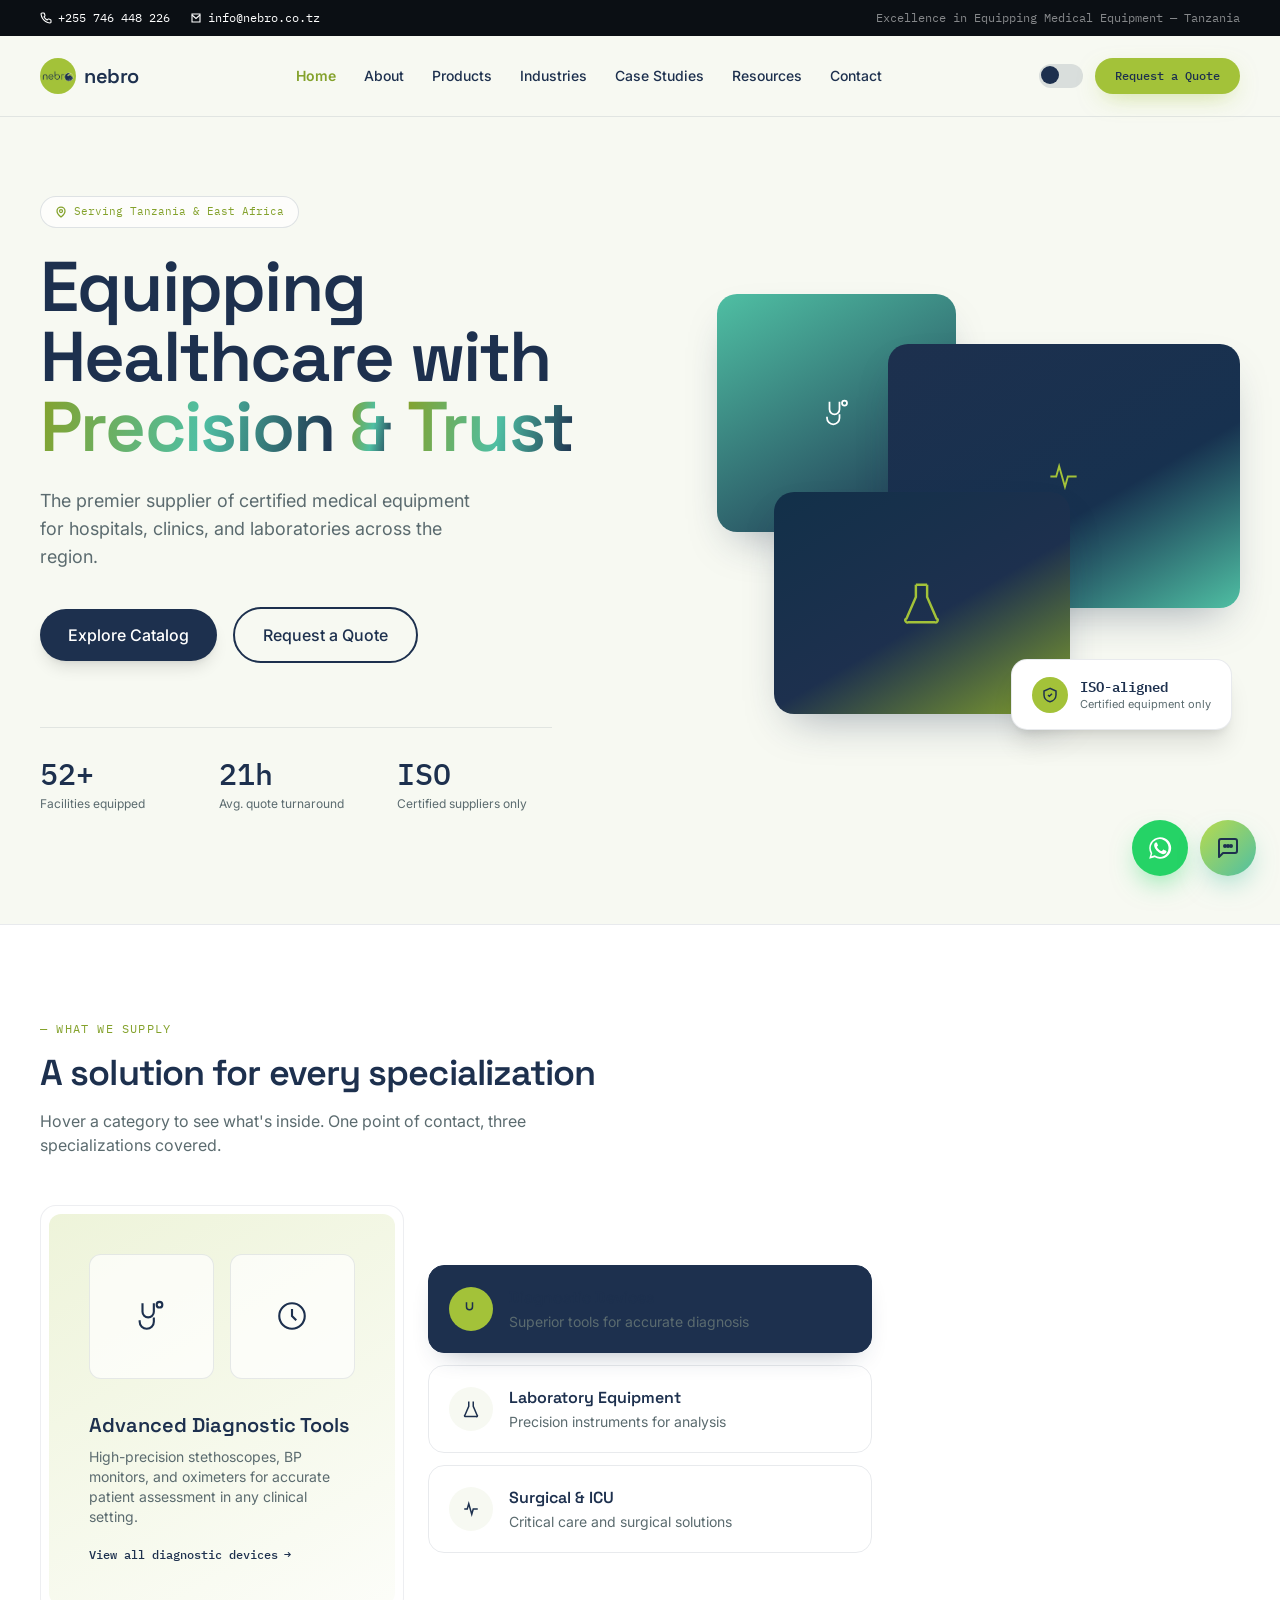
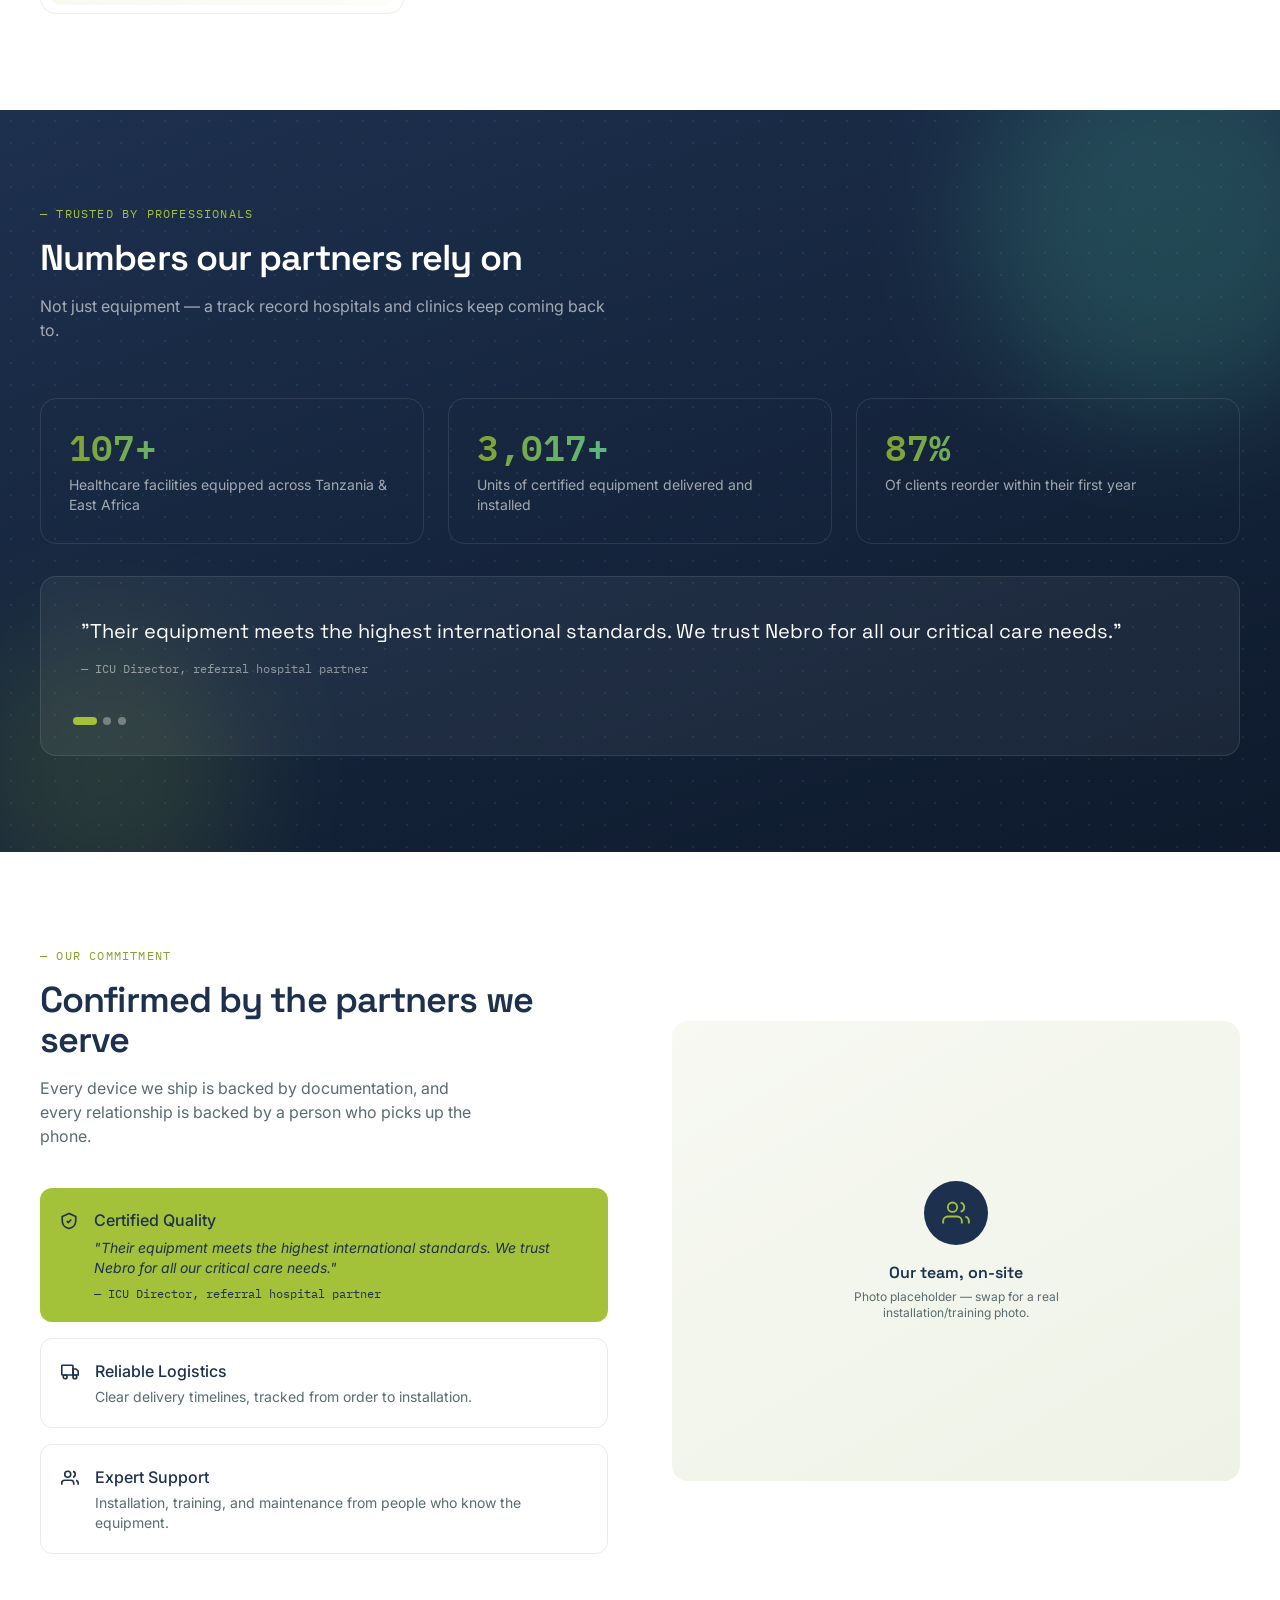
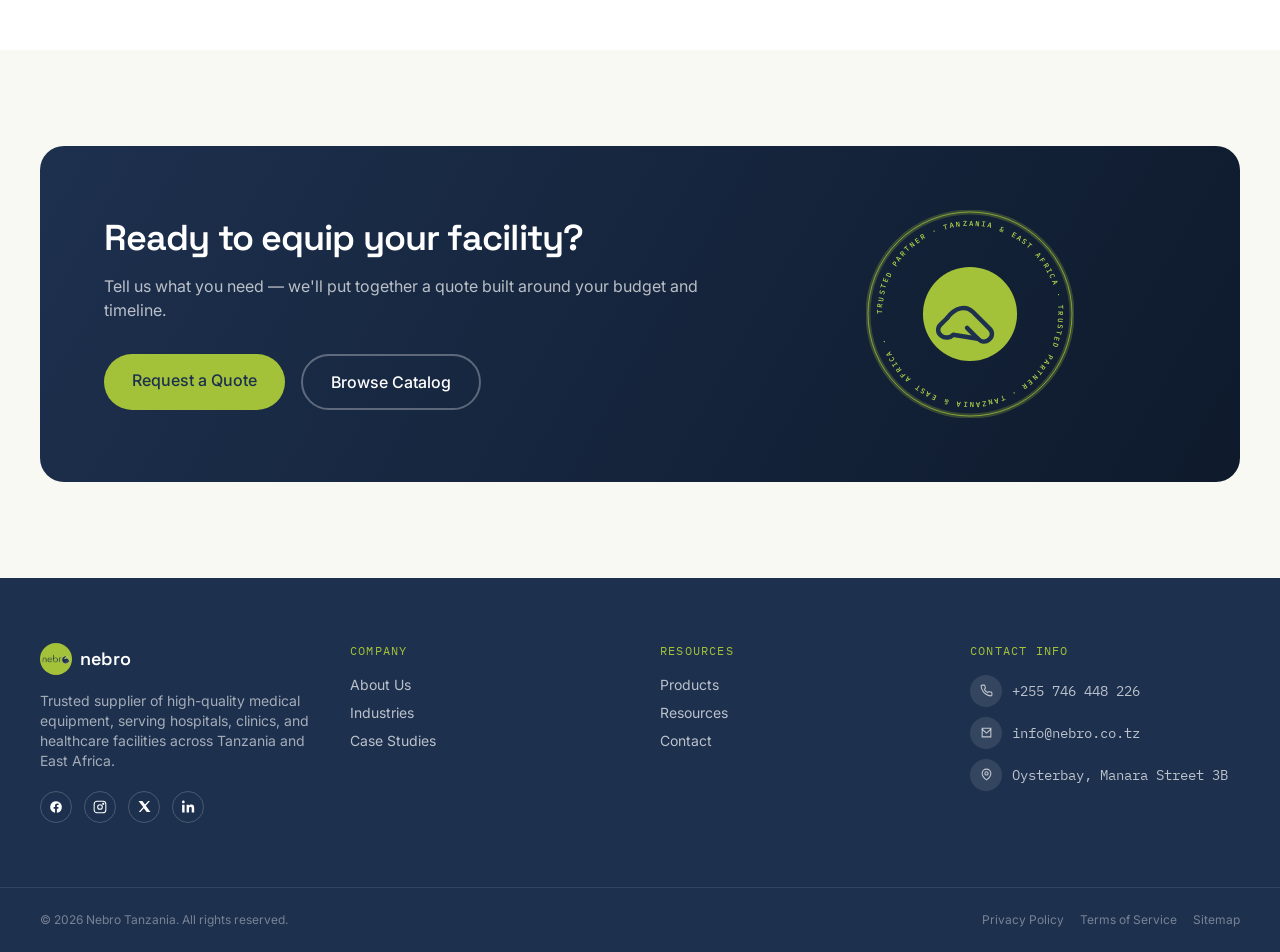
<file: index.html>
<!DOCTYPE html>
<html lang="en">
<head>
<meta charset="UTF-8">
<meta name="viewport" content="width=device-width, initial-scale=1.0">
<title>Nebro | Precision Medical Equipment, Delivered With Trust</title>
<meta name="description" content="Nebro supplies certified diagnostic, laboratory, and surgical equipment to hospitals and clinics across Tanzania and East Africa.">
<link rel="icon" href="logo.png" type="image/png">
<link rel="preconnect" href="https://fonts.googleapis.com">
<link href="https://fonts.googleapis.com/css2?family=Space+Grotesk:wght@400;500;600;700&family=Inter:wght@400;500;600;700&family=IBM+Plex+Mono:wght@400;500&display=swap" rel="stylesheet">
<link rel="stylesheet" href="tailwind.css">
<link rel="stylesheet" href="style.css">
</head>
<body class="antialiased">

<!-- ================= HEADER ================= -->
<header id="site-header" class="fixed top-0 left-0 right-0 z-50">
  <div class="text-white" style="background:var(--ink)">
    <div class="max-w-7xl mx-auto px-6 lg:px-10 h-9 flex items-center justify-between text-xs font-mono">
      <div class="flex items-center gap-4 sm:gap-5">
        <a href="tel:+255621132663" class="flex items-center gap-1.5 hover:text-[var(--lime-bright)] transition">
          <svg width="12" height="12" viewBox="0 0 24 24" fill="none" stroke="currentColor" stroke-width="2.2"><path d="M22 16.92v3a2 2 0 0 1-2.18 2 19.79 19.79 0 0 1-8.63-3.07 19.5 19.5 0 0 1-6-6 19.79 19.79 0 0 1-3.07-8.67A2 2 0 0 1 4.11 2h3a2 2 0 0 1 2 1.72c.127.96.362 1.903.7 2.81a2 2 0 0 1-.45 2.11L8.09 9.91a16 16 0 0 0 6 6l1.27-1.27a2 2 0 0 1 2.11-.45c.907.338 1.85.573 2.81.7A2 2 0 0 1 22 16.92Z"/></svg>
          <span>+255 746 448 226</span>
        </a>
        <a href="mailto:info@nebro.co.tz" class="hidden sm:flex items-center gap-1.5 hover:text-[var(--lime-bright)] transition">
          <svg width="12" height="12" viewBox="0 0 24 24" fill="none" stroke="currentColor" stroke-width="2.2"><path d="M4 4h16v16H4V4Z"/><path d="m4 6 8 7 8-7"/></svg>
          <span>info@nebro.co.tz</span>
        </a>
      </div>
      <span class="hidden md:inline text-white/50">Excellence in Equipping Medical Equipment — Tanzania</span>
    </div>
  </div>
  <div class="bg-[#F7F9F2]/95 backdrop-blur border-b hairline">
    <div class="max-w-7xl mx-auto px-6 lg:px-10 h-20 flex items-center justify-between">
      <a href="index.html" class="flex items-center gap-2 shrink-0">
        <img src="logo.png" alt="Nebro" class="h-9 w-9 rounded-full object-cover" />
        <span class="font-display font-semibold text-xl tracking-tight" style="color:var(--navy)">nebro</span>
      </a>
      <nav class="hidden lg:flex items-center gap-7 font-medium text-sm" style="color:var(--navy)">
      <a href="index.html" class="nav-active hover:opacity-70 transition">Home</a>
      <a href="about.html" class="hover:opacity-70 transition">About</a>
      <a href="products.html" class="hover:opacity-70 transition">Products</a>
      <a href="industries.html" class="hover:opacity-70 transition">Industries</a>
      <a href="case-studies.html" class="hover:opacity-70 transition">Case Studies</a>
      <a href="resources.html" class="hover:opacity-70 transition">Resources</a>
      <a href="contact.html" class="hover:opacity-70 transition">Contact</a>
      </nav>
      <div class="flex items-center gap-3">
        <button id="theme-toggle" aria-label="Toggle dark mode" title="Toggle theme"></button>
        <a href="contact.html" class="hidden sm:inline-flex font-mono text-xs font-medium px-5 py-2.5 rounded-full text-[var(--navy)] transition hover:brightness-95 btn-glow" style="background:var(--lime)">
          Request a Quote
        </a>
        <button id="mobile-menu-toggle" aria-expanded="false" aria-controls="mobile-nav" class="lg:hidden w-10 h-10 flex items-center justify-center rounded-full border hairline" aria-label="Toggle menu">
          <svg id="icon-open" width="20" height="20" viewBox="0 0 24 24" fill="none" stroke="var(--navy)" stroke-width="2" stroke-linecap="round"><path d="M4 6h16M4 12h16M4 18h16"/></svg>
          <svg id="icon-close" width="20" height="20" viewBox="0 0 24 24" fill="none" stroke="var(--navy)" stroke-width="2" stroke-linecap="round" class="hidden"><path d="M6 6l12 12M18 6L6 18"/></svg>
        </button>
      </div>
    </div>
    <nav id="mobile-nav" class="hidden lg:hidden flex-col gap-1 px-6 pb-5 font-medium text-sm border-t hairline" style="color:var(--navy)">
    <a href="index.html" class="py-3">Home</a>
    <a href="about.html" class="py-3">About</a>
    <a href="products.html" class="py-3">Products</a>
    <a href="industries.html" class="py-3">Industries</a>
    <a href="case-studies.html" class="py-3">Case Studies</a>
    <a href="resources.html" class="py-3">Resources</a>
    <a href="contact.html" class="py-3">Contact</a>
      <a href="contact.html" class="mt-2 text-center font-mono text-xs px-5 py-3 rounded-full" style="background:var(--lime); color:var(--navy)">Request a Quote</a>
    </nav>
  </div>
</header>

<main class="pt-[7.25rem]">

  <!-- ================= HERO ================= -->
  <section class="relative overflow-hidden">
    <div class="max-w-7xl mx-auto px-6 lg:px-10 pt-16 md:pt-20 pb-24 md:pb-28 grid lg:grid-cols-[1fr_1fr] gap-14 lg:gap-16 items-center">
      <div class="reveal">
        <span class="pill" style="color:var(--lime-deep)">
          <svg width="12" height="12" viewBox="0 0 24 24" fill="none" stroke="currentColor" stroke-width="2.5"><path d="M20 10c0 6-8 12-8 12s-8-6-8-12a8 8 0 0 1 16 0Z"/><circle cx="12" cy="10" r="3"/></svg>
          <span id="hero-eyebrow-text">Serving Tanzania &amp; East Africa</span>
        </span>
        <h1 id="hero-heading" class="animate-words font-display font-semibold leading-[1.05] text-4xl sm:text-5xl md:text-6xl xl:text-[4.4rem] tracking-tight mt-6" style="color:var(--navy)">
          <span class="word" style="transition-delay:0ms">Equipping</span> <span class="word" style="transition-delay:70ms">Healthcare</span> <span class="word" style="transition-delay:140ms">with</span>
          <span class="word text-gradient" style="transition-delay:210ms">Precision</span> <span class="word text-gradient" style="transition-delay:280ms">&amp;</span> <span class="word text-gradient" style="transition-delay:350ms">Trust</span>
        </h1>
        <p id="hero-subtext" class="mt-6 text-lg max-w-md" style="color:var(--grey)">
          The premier supplier of certified medical equipment for hospitals, clinics, and laboratories across the region.
        </p>
        <div class="mt-9 flex flex-wrap items-center gap-4">
          <a href="products.html" class="font-medium px-7 py-3.5 rounded-full text-white transition hover:brightness-110 shadow-lg shadow-[var(--navy)]/20" style="background:var(--navy)">
            Explore Catalog
          </a>
          <a href="contact.html" class="font-medium px-7 py-3.5 rounded-full border-2 transition hover:bg-[var(--navy)] hover:text-white" style="border-color:var(--navy)">
            Request a Quote
          </a>
        </div>

        <div class="mt-14 md:mt-16 grid grid-cols-3 gap-4 sm:gap-6 max-w-lg border-t hairline pt-7">
          <div>
            <p class="font-mono text-2xl sm:text-3xl font-medium" style="color:var(--navy)"><span data-count-to="120" data-count-suffix="+">0+</span></p>
            <p class="text-xs mt-1" style="color:var(--grey)">Facilities equipped</p>
          </div>
          <div>
            <p class="font-mono text-2xl sm:text-3xl font-medium" style="color:var(--navy)"><span data-count-to="48" data-count-suffix="h">0h</span></p>
            <p class="text-xs mt-1" style="color:var(--grey)">Avg. quote turnaround</p>
          </div>
          <div>
            <p class="font-mono text-2xl sm:text-3xl font-medium" style="color:var(--navy)">ISO</p>
            <p class="text-xs mt-1" style="color:var(--grey)">Certified suppliers only</p>
          </div>
        </div>
      </div>

      <!-- Overlapping animated photo composition -->
      <div class="reveal" style="transition-delay:.15s">
        <div class="hero-photo-stack relative w-full" style="height:420px">
          <div class="stack-item d1 absolute top-0 left-[8%] w-[42%] aspect-square" style="background:linear-gradient(150deg,var(--mint),var(--navy))">
            <div class="w-full h-full flex items-center justify-center">
              <svg width="30" height="30" viewBox="0 0 24 24" fill="none" stroke="#fff" stroke-width="1.4"><path d="M6 3v6a4 4 0 0 0 4 4h0a4 4 0 0 0 4-4V3M14 13v3a5 5 0 0 1-10 0v-1M18 6a2 2 0 1 0 0-4 2 2 0 0 0 0 4Z"/></svg>
            </div>
          </div>
          <div class="stack-item d2 absolute top-[12%] right-0 w-[62%] aspect-[4/3]" style="background:linear-gradient(150deg,var(--navy),#17314f 60%,var(--mint))">
            <div class="w-full h-full flex items-center justify-center">
              <svg width="35" height="35" viewBox="0 0 24 24" fill="none" stroke="var(--lime)" stroke-width="1.3"><path d="M3 12h4l2-7 4 14 2-7h6"/></svg>
            </div>
          </div>
          <div class="stack-item d3 absolute bottom-0 left-[18%] w-[52%] aspect-[4/3]" style="background:linear-gradient(150deg,#123049,var(--navy) 55%,var(--lime-deep))">
            <div class="w-full h-full flex items-center justify-center">
              <svg width="45" height="45" viewBox="0 0 24 24" fill="none" stroke="var(--lime)" stroke-width="1.3"><path d="M9 2v6.5L4 20a1 1 0 0 0 1 2h14a1 1 0 0 0 1-2l-5-11.5V2M9 2h6"/></svg>
            </div>
          </div>
          <div class="hidden sm:flex absolute -bottom-4 right-2 rounded-2xl px-5 py-4 bg-white shadow-xl border hairline items-center gap-3 z-10">
            <span class="w-9 h-9 rounded-full flex items-center justify-center" style="background:var(--lime)">
              <svg width="16" height="16" viewBox="0 0 24 24" fill="none" stroke="var(--navy)" stroke-width="2.2"><path d="M12 2 3 6v6c0 5 4 9 9 10 5-1 9-5 9-10V6l-9-4Z"/><path d="m9 12 2 2 4-4"/></svg>
            </span>
            <div>
              <p class="font-mono text-sm font-semibold" style="color:var(--navy)">ISO-aligned</p>
              <p class="text-[11px]" style="color:var(--grey)">Certified equipment only</p>
            </div>
          </div>
        </div>
      </div>
    </div>
  </section>

  <!-- ================= SPECIALIZATIONS SWITCHER ================= -->
  <section id="specializations" class="py-20 md:py-24 border-t hairline" style="background:#FFFFFF">
    <div class="max-w-7xl mx-auto px-6 lg:px-10">
      <div class="max-w-xl reveal">
        <p class="font-mono text-xs tracking-widest uppercase mb-4" style="color:var(--lime-deep)">— What we supply</p>
        <h2 class="font-display font-semibold text-3xl md:text-4xl tracking-tight">A solution for every specialization</h2>
        <p class="mt-4" style="color:var(--grey)">Hover a category to see what's inside. One point of contact, three specializations covered.</p>
      </div>

      <div class="mt-12 grid lg:grid-cols-[0.9fr_1.1fr_0.85fr] gap-6 reveal items-center" data-switcher style="transition-delay:.05s">

        
        <!-- Preview panel -->
        <div class="admin-card rounded-2xl p-2 order-2">
          <div data-switch-panel="diagnostic" class="is-active rounded-xl h-full min-h-[320px] p-8 md:p-10 flex flex-col justify-end" style="background:linear-gradient(150deg,#A3C23930,#A3C23908)">
            <div class="grid grid-cols-2 gap-4 mb-8">
              <div class="aspect-square rounded-xl bg-white/70 flex items-center justify-center border hairline">
                <svg width="34" height="34" viewBox="0 0 24 24" fill="none" stroke="var(--navy)" stroke-width="1.5"><path d="M6 3v6a4 4 0 0 0 4 4h0a4 4 0 0 0 4-4V3M14 13v3a5 5 0 0 1-10 0v-1M18 6a2 2 0 1 0 0-4 2 2 0 0 0 0 4Z"/></svg>
              </div>
              <div class="aspect-square rounded-xl bg-white/70 flex items-center justify-center border hairline">
                <svg width="34" height="34" viewBox="0 0 24 24" fill="none" stroke="var(--navy)" stroke-width="1.5"><path d="M12 21a9 9 0 1 0 0-18 9 9 0 0 0 0 18Z"/><path d="M12 7v5l3 3"/></svg>
              </div>
            </div>
            <h3 class="font-display font-semibold text-xl">Advanced Diagnostic Tools</h3>
            <p class="text-sm mt-2 max-w-sm" style="color:var(--grey)">High-precision stethoscopes, BP monitors, and oximeters for accurate patient assessment in any clinical setting.</p>
            <a href="products.html" class="inline-flex items-center gap-1.5 mt-5 font-mono text-xs font-medium" style="color:var(--navy)">View all diagnostic devices <span aria-hidden="true">→</span></a>
          </div>

          <div data-switch-panel="laboratory" class="rounded-xl h-full min-h-[320px] p-8 md:p-10 flex flex-col justify-end" style="background:linear-gradient(150deg,#1D304E22,#1D304E08)">
            <div class="grid grid-cols-2 gap-4 mb-8">
              <div class="aspect-square rounded-xl bg-white/70 flex items-center justify-center border hairline">
                <svg width="34" height="34" viewBox="0 0 24 24" fill="none" stroke="var(--navy)" stroke-width="1.5"><path d="M9 2v6.5L4 20a1 1 0 0 0 1 2h14a1 1 0 0 0 1-2l-5-11.5V2M9 2h6"/></svg>
              </div>
              <div class="aspect-square rounded-xl bg-white/70 flex items-center justify-center border hairline">
                <svg width="34" height="34" viewBox="0 0 24 24" fill="none" stroke="var(--navy)" stroke-width="1.5"><path d="M4 4h16M6 4v13a3 3 0 0 0 3 3h6a3 3 0 0 0 3-3V4M10 9v6M14 9v6"/></svg>
              </div>
            </div>
            <h3 class="font-display font-semibold text-xl">Modern Laboratory Analyzers</h3>
            <p class="text-sm mt-2 max-w-sm" style="color:var(--grey)">Hematology, biochemistry, and sample-prep instruments built for consistent, repeatable results.</p>
            <a href="products.html" class="inline-flex items-center gap-1.5 mt-5 font-mono text-xs font-medium" style="color:var(--navy)">View all laboratory equipment <span aria-hidden="true">→</span></a>
          </div>

          <div data-switch-panel="surgical" class="rounded-xl h-full min-h-[320px] p-8 md:p-10 flex flex-col justify-end" style="background:linear-gradient(150deg,#A3C23922,#1D304E11)">
            <div class="grid grid-cols-2 gap-4 mb-8">
              <div class="aspect-square rounded-xl bg-white/70 flex items-center justify-center border hairline">
                <svg width="34" height="34" viewBox="0 0 24 24" fill="none" stroke="var(--navy)" stroke-width="1.5"><path d="M3 12h4l2-7 4 14 2-7h6"/></svg>
              </div>
              <div class="aspect-square rounded-xl bg-white/70 flex items-center justify-center border hairline">
                <svg width="34" height="34" viewBox="0 0 24 24" fill="none" stroke="var(--navy)" stroke-width="1.5"><path d="M12 2v4M12 18v4M4.93 4.93l2.83 2.83M16.24 16.24l2.83 2.83M2 12h4M18 12h4M4.93 19.07l2.83-2.83M16.24 7.76l2.83-2.83"/></svg>
              </div>
            </div>
            <h3 class="font-display font-semibold text-xl">Life-Support &amp; ICU Systems</h3>
            <p class="text-sm mt-2 max-w-sm" style="color:var(--grey)">Ventilators, patient monitors, and critical-care systems built for round-the-clock reliability.</p>
            <a href="products.html" class="inline-flex items-center gap-1.5 mt-5 font-mono text-xs font-medium" style="color:var(--navy)">View all surgical &amp; ICU <span aria-hidden="true">→</span></a>
          </div>
        </div>

        <!-- Trigger list -->
        <div class="order-1 lg:order-3 flex flex-col gap-3">
          <button type="button" data-switch-trigger="diagnostic" class="is-active text-left rounded-2xl border hairline p-5 flex items-center gap-4">
            <span class="switch-icon w-11 h-11 rounded-full flex items-center justify-center shrink-0">
              <svg width="18" height="18" viewBox="0 0 24 24" fill="none" stroke="var(--navy)" stroke-width="2"><path d="M6 3v6a4 4 0 0 0 4 4h0a4 4 0 0 0 4-4V3"/></svg>
            </span>
            <span>
              <span class="switch-title font-display font-semibold block" style="color:var(--navy)">Diagnostic Devices</span>
              <span class="switch-sub text-sm block mt-0.5" style="color:var(--grey)">Superior tools for accurate diagnosis</span>
            </span>
          </button>
          <button type="button" data-switch-trigger="laboratory" class="text-left rounded-2xl border hairline p-5 flex items-center gap-4">
            <span class="switch-icon w-11 h-11 rounded-full flex items-center justify-center shrink-0">
              <svg width="18" height="18" viewBox="0 0 24 24" fill="none" stroke="var(--navy)" stroke-width="2"><path d="M9 2v6.5L4 20a1 1 0 0 0 1 2h14a1 1 0 0 0 1-2l-5-11.5V2"/></svg>
            </span>
            <span>
              <span class="switch-title font-display font-semibold block" style="color:var(--navy)">Laboratory Equipment</span>
              <span class="switch-sub text-sm block mt-0.5" style="color:var(--grey)">Precision instruments for analysis</span>
            </span>
          </button>
          <button type="button" data-switch-trigger="surgical" class="text-left rounded-2xl border hairline p-5 flex items-center gap-4">
            <span class="switch-icon w-11 h-11 rounded-full flex items-center justify-center shrink-0">
              <svg width="18" height="18" viewBox="0 0 24 24" fill="none" stroke="var(--navy)" stroke-width="2"><path d="M3 12h4l2-7 4 14 2-7h6"/></svg>
            </span>
            <span>
              <span class="switch-title font-display font-semibold block" style="color:var(--navy)">Surgical &amp; ICU</span>
              <span class="switch-sub text-sm block mt-0.5" style="color:var(--grey)">Critical care and surgical solutions</span>
            </span>
          </button>
        </div>
      </div>
    </div>
  </section>

  <!-- ================= TRUSTED BY PROFESSIONALS (stats + testimonial carousel) ================= -->
  <section class="py-20 md:py-24 relative overflow-hidden" style="background:linear-gradient(160deg,var(--navy),var(--navy-darker)); background-image:radial-gradient(rgba(255,255,255,0.06) 1px, transparent 1px), linear-gradient(160deg,var(--navy),var(--navy-darker)); background-size:22px 22px, 100% 100%;">
    <div class="blob w-96 h-96 -top-20 -right-20" style="background:var(--mint); opacity:.22"></div>
    <div class="blob w-72 h-72 -bottom-16 -left-10" style="background:var(--lime); opacity:.14"></div>
    <div class="max-w-7xl mx-auto px-6 lg:px-10 relative z-10">
      <div class="max-w-xl reveal">
        <p class="font-mono text-xs tracking-widest uppercase mb-4" style="color:var(--lime)">— Trusted by professionals</p>
        <h2 class="font-display font-semibold text-3xl md:text-4xl tracking-tight text-white">Numbers our partners rely on</h2>
        <p class="mt-4 text-white/60">Not just equipment — a track record hospitals and clinics keep coming back to.</p>
      </div>

      <div class="mt-14 grid md:grid-cols-3 gap-6 reveal" style="transition-delay:.05s">
        <div class="rounded-2xl border border-white/10 p-7">
          <p class="font-mono text-4xl font-semibold text-gradient"><span data-count-to="120" data-count-suffix="+">0+</span></p>
          <p class="text-sm mt-2 text-white/60">Healthcare facilities equipped across Tanzania &amp; East Africa</p>
        </div>
        <div class="rounded-2xl border border-white/10 p-7">
          <p class="font-mono text-4xl font-semibold text-gradient"><span data-count-to="3400" data-count-suffix="+">0+</span></p>
          <p class="text-sm mt-2 text-white/60">Units of certified equipment delivered and installed</p>
        </div>
        <div class="rounded-2xl border border-white/10 p-7">
          <p class="font-mono text-4xl font-semibold text-gradient"><span data-count-to="98" data-count-suffix="%">0%</span></p>
          <p class="text-sm mt-2 text-white/60">Of clients reorder within their first year</p>
        </div>
      </div>

      <div class="mt-8 rounded-2xl bg-white/5 border border-white/10 slideshow reveal" data-slideshow style="transition-delay:.1s; min-height:180px">
        <div class="slide is-active p-8 md:p-10">
          <p class="font-display text-lg md:text-xl text-white leading-relaxed">"Their equipment meets the highest international standards. We trust Nebro for all our critical care needs."</p>
          <p class="font-mono text-xs mt-4 text-white/50">— ICU Director, referral hospital partner</p>
        </div>
        <div class="slide p-8 md:p-10">
          <p class="font-display text-lg md:text-xl text-white leading-relaxed">"Delivery timelines were exactly as promised — no surprises, no chasing anyone for updates."</p>
          <p class="font-mono text-xs mt-4 text-white/50">— Procurement Lead, regional clinic network</p>
        </div>
        <div class="slide p-8 md:p-10">
          <p class="font-display text-lg md:text-xl text-white leading-relaxed">"Support didn't stop at delivery — their team trained our staff on-site and it made all the difference."</p>
          <p class="font-mono text-xs mt-4 text-white/50">— Lab Manager, diagnostic center</p>
        </div>
        <div class="px-8 pb-6 flex slide-dots"></div>
      </div>
    </div>
  </section>

  <!-- ================= TRUST / COMMITMENT ================= -->
  <section id="trust" class="py-20 md:py-24" style="background:#FFFFFF">
    <div class="max-w-7xl mx-auto px-6 lg:px-10 grid lg:grid-cols-2 gap-14 lg:gap-16 items-center">
      <div class="reveal">
        <p class="font-mono text-xs tracking-widest uppercase mb-4" style="color:var(--lime-deep)">— Our commitment</p>
        <h2 class="font-display font-semibold text-3xl md:text-4xl tracking-tight" style="color:var(--navy)">Confirmed by the partners we serve</h2>
        <p class="mt-4 max-w-md" style="color:var(--grey)">Every device we ship is backed by documentation, and every relationship is backed by a person who picks up the phone.</p>

        <div class="mt-10 space-y-4">
          <div class="flex items-start gap-4 p-5 rounded-xl" style="background:var(--lime)">
            <svg width="18" height="18" viewBox="0 0 24 24" fill="none" stroke="var(--navy)" stroke-width="2.2" class="mt-1 shrink-0"><path d="M12 2 3 6v6c0 5 4 9 9 10 5-1 9-5 9-10V6l-9-4Z"/><path d="m9 12 2 2 4-4"/></svg>
            <div>
              <p class="font-medium" style="color:var(--navy)">Certified Quality</p>
              <p class="text-sm mt-1.5 italic" style="color:var(--navy)">"Their equipment meets the highest international standards. We trust Nebro for all our critical care needs."</p>
              <p class="text-xs mt-2 font-mono" style="color:var(--navy)">— ICU Director, referral hospital partner</p>
            </div>
          </div>
          <div class="flex items-start gap-4 p-5 rounded-xl border hairline">
            <svg width="18" height="18" viewBox="0 0 24 24" fill="none" stroke="var(--navy)" stroke-width="2.2" class="mt-1 shrink-0"><rect x="1" y="3" width="15" height="13" rx="1"/><path d="M16 8h4l3 3v5h-7V8Z"/><circle cx="5.5" cy="18.5" r="2.5"/><circle cx="18.5" cy="18.5" r="2.5"/></svg>
            <div>
              <p class="font-medium" style="color:var(--navy)">Reliable Logistics</p>
              <p class="text-sm mt-1" style="color:var(--grey)">Clear delivery timelines, tracked from order to installation.</p>
            </div>
          </div>
          <div class="flex items-start gap-4 p-5 rounded-xl border hairline">
            <svg width="18" height="18" viewBox="0 0 24 24" fill="none" stroke="var(--navy)" stroke-width="2.2" class="mt-1 shrink-0"><path d="M17 21v-2a4 4 0 0 0-4-4H5a4 4 0 0 0-4 4v2M9 11a4 4 0 1 0 0-8 4 4 0 0 0 0 8ZM23 21v-2a4 4 0 0 0-3-3.87M16 3.13a4 4 0 0 1 0 7.75"/></svg>
            <div>
              <p class="font-medium" style="color:var(--navy)">Expert Support</p>
              <p class="text-sm mt-1" style="color:var(--grey)">Installation, training, and maintenance from people who know the equipment.</p>
            </div>
          </div>
        </div>
      </div>

      <!-- Photo placeholder -->
      <div class="reveal rounded-2xl overflow-hidden aspect-[4/5] lg:aspect-auto lg:h-[460px] flex items-center justify-center relative" style="transition-delay:.1s; background:linear-gradient(150deg,var(--paper),#eef2e6)">
        <div class="text-center px-8">
          <div class="w-16 h-16 rounded-full mx-auto flex items-center justify-center" style="background:var(--navy)">
            <svg width="28" height="28" viewBox="0 0 24 24" fill="none" stroke="var(--lime)" stroke-width="1.6"><path d="M17 21v-2a4 4 0 0 0-4-4H5a4 4 0 0 0-4 4v2M9 11a4 4 0 1 0 0-8 4 4 0 0 0 0 8ZM23 21v-2a4 4 0 0 0-3-3.87M16 3.13a4 4 0 0 1 0 7.75"/></svg>
          </div>
          <p class="font-display font-semibold mt-4" style="color:var(--navy)">Our team, on-site</p>
          <p class="text-xs mt-1 max-w-[220px] mx-auto" style="color:var(--grey)">Photo placeholder — swap for a real installation/training photo.</p>
        </div>
      </div>
    </div>
  </section>

  <!-- ================= CTA BANNER ================= -->
  <section class="px-6 lg:px-10 py-20 md:py-24">
    <div class="max-w-7xl mx-auto rounded-3xl p-10 sm:p-12 md:p-16 reveal relative overflow-hidden grid lg:grid-cols-[1.2fr_0.8fr] gap-10 items-center" style="background:linear-gradient(120deg,var(--navy),#0E1A2C)">
      <div class="relative z-10">
        <h2 class="font-display font-semibold text-3xl md:text-4xl text-white tracking-tight">Ready to equip your facility?</h2>
        <p class="mt-4 text-white/70">Tell us what you need — we'll put together a quote built around your budget and timeline.</p>
        <div class="mt-8 flex flex-wrap gap-4">
          <a href="contact.html" class="font-medium px-7 py-3.5 rounded-full transition hover:brightness-95" style="background:var(--lime); color:var(--navy)">Request a Quote</a>
          <a href="products.html" class="font-medium px-7 py-3.5 rounded-full border-2 border-white/30 text-white transition hover:bg-white/10">Browse Catalog</a>
        </div>
      </div>
      <div class="hidden lg:flex justify-center relative z-10">
        <div class="seal w-52 h-52">
          <svg viewBox="0 0 420 420">
            <circle cx="210" cy="210" r="206" fill="none" stroke="#A3C23940" stroke-width="10"/>
            <circle cx="210" cy="210" r="206" fill="none" stroke="var(--lime)" stroke-width="1.5"/>
            <g class="ring-text">
              <defs>
                <path id="ctaCirclePath" d="M 210,210 m -178,0 a 178,178 0 1,1 356,0 a 178,178 0 1,1 -356,0"/>
              </defs>
              <text font-family="IBM Plex Mono" font-size="14.5" font-weight="500" letter-spacing="4.5" fill="var(--lime-bright)">
                <textPath href="#ctaCirclePath">TRUSTED PARTNER · TANZANIA &amp; EAST AFRICA · TRUSTED PARTNER · TANZANIA &amp; EAST AFRICA ·</textPath>
              </text>
            </g>
            <g transform="translate(210,210)">
              <circle r="95" fill="var(--lime)"/>
              <path d="M -46 8 C -30 -14, -8 -18, 6 -4 L 40 30 C 46 36, 46 46, 38 52 C 31 58, 22 56, 16 50 L -6 28"
                    fill="none" stroke="var(--navy)" stroke-width="9" stroke-linecap="round" stroke-linejoin="round"/>
              <path d="M -46 8 L -60 22 C -66 28, -66 38, -58 44 C -50 50, -40 48, -34 42 L 16 50"
                    fill="none" stroke="var(--navy)" stroke-width="9" stroke-linecap="round" stroke-linejoin="round"/>
            </g>
          </svg>
        </div>
      </div>
    </div>
  </section>

</main>

<!-- ================= FOOTER ================= -->
<footer class="border-t hairline" style="background:var(--navy)">
  <div class="max-w-7xl mx-auto px-6 lg:px-10 py-16 grid sm:grid-cols-2 md:grid-cols-4 gap-10">
    <div class="sm:col-span-2 md:col-span-1">
      <div class="flex items-center gap-2 mb-4">
        <img src="logo.png" alt="Nebro" class="h-8 w-8 rounded-full object-cover" />
        <span class="font-display font-semibold text-lg text-white">nebro</span>
      </div>
      <p id="footer-blurb-text" class="text-sm text-white/60 max-w-xs">Trusted supplier of high-quality medical equipment, serving hospitals, clinics, and healthcare facilities across Tanzania and East Africa.</p>
      <div class="flex items-center gap-3 mt-5">
        <a href="#" aria-label="Facebook" class="w-8 h-8 rounded-full border border-white/20 flex items-center justify-center hover:border-[var(--lime)] transition"><svg width="14" height="14" viewBox="0 0 24 24" fill="#fff"><path d="M22 12a10 10 0 1 0-11.6 9.9v-7H7.9V12h2.5V9.8c0-2.5 1.5-3.9 3.8-3.9 1.1 0 2.2.2 2.2.2v2.5h-1.3c-1.2 0-1.6.8-1.6 1.6V12h2.8l-.4 2.9h-2.4v7A10 10 0 0 0 22 12Z"/></svg></a>
        <a href="#" aria-label="Instagram" class="w-8 h-8 rounded-full border border-white/20 flex items-center justify-center hover:border-[var(--lime)] transition"><svg width="14" height="14" viewBox="0 0 24 24" fill="none" stroke="#fff" stroke-width="1.8"><rect x="2" y="2" width="20" height="20" rx="5"/><circle cx="12" cy="12" r="4"/><circle cx="17.5" cy="6.5" r="1"/></svg></a>
        <a href="#" aria-label="Twitter / X" class="w-8 h-8 rounded-full border border-white/20 flex items-center justify-center hover:border-[var(--lime)] transition"><svg width="13" height="13" viewBox="0 0 24 24" fill="#fff"><path d="M18.9 2H22l-7.6 8.6L23 22h-6.9l-5.4-6.7L4.5 22H1.4l8.2-9.3L1 2h7l4.9 6.1L18.9 2Z"/></svg></a>
        <a href="#" aria-label="LinkedIn" class="w-8 h-8 rounded-full border border-white/20 flex items-center justify-center hover:border-[var(--lime)] transition"><svg width="13" height="13" viewBox="0 0 24 24" fill="#fff"><path d="M4.98 3.5C4.98 4.9 3.9 6 2.5 6S0 4.9 0 3.5 1.1 1 2.5 1s2.48 1.1 2.48 2.5ZM.24 8.75h4.5V23H.24V8.75ZM8.5 8.75h4.3v1.95h.06c.6-1.1 2.06-2.26 4.24-2.26 4.53 0 5.37 2.98 5.37 6.86V23h-4.5v-6.9c0-1.65-.03-3.77-2.3-3.77-2.3 0-2.66 1.8-2.66 3.65V23H8.5V8.75Z"/></svg></a>
      </div>
    </div>
    <div>
      <p class="font-mono text-xs uppercase tracking-widest mb-4" style="color:var(--lime)">Company</p>
      <ul class="space-y-2 text-sm text-white/70">
        <li><a href="about.html" class="hover:text-white transition">About Us</a></li>
        <li><a href="industries.html" class="hover:text-white transition">Industries</a></li>
        <li><a href="case-studies.html" class="hover:text-white transition">Case Studies</a></li>
      </ul>
    </div>
    <div>
      <p class="font-mono text-xs uppercase tracking-widest mb-4" style="color:var(--lime)">Resources</p>
      <ul class="space-y-2 text-sm text-white/70">
        <li><a href="products.html" class="hover:text-white transition">Products</a></li>
        <li><a href="resources.html" class="hover:text-white transition">Resources</a></li>
        <li><a href="contact.html" class="hover:text-white transition">Contact</a></li>
      </ul>
    </div>
    <div>
      <p class="font-mono text-xs uppercase tracking-widest mb-4" style="color:var(--lime)">Contact Info</p>
      <div class="flex flex-col gap-2.5">
        <a href="tel:+255621132663" class="flex items-center gap-2.5 text-sm text-white/70 hover:text-white transition group">
          <span class="w-8 h-8 rounded-full flex items-center justify-center shrink-0 bg-white/10 group-hover:bg-[var(--lime)] transition">
            <svg width="13" height="13" viewBox="0 0 24 24" fill="none" stroke="currentColor" stroke-width="2"><path d="M22 16.92v3a2 2 0 0 1-2.18 2 19.79 19.79 0 0 1-8.63-3.07 19.5 19.5 0 0 1-6-6 19.79 19.79 0 0 1-3.07-8.67A2 2 0 0 1 4.11 2h3a2 2 0 0 1 2 1.72c.127.96.362 1.903.7 2.81a2 2 0 0 1-.45 2.11L8.09 9.91a16 16 0 0 0 6 6l1.27-1.27a2 2 0 0 1 2.11-.45c.907.338 1.85.573 2.81.7A2 2 0 0 1 22 16.92Z"/></svg>
          </span>
          <span class="font-mono" id="footer-phone-text">+255 746 448 226</span>
        </a>
        <a href="mailto:info@nebro.co.tz" class="flex items-center gap-2.5 text-sm text-white/70 hover:text-white transition group">
          <span class="w-8 h-8 rounded-full flex items-center justify-center shrink-0 bg-white/10 group-hover:bg-[var(--lime)] transition">
            <svg width="13" height="13" viewBox="0 0 24 24" fill="none" stroke="currentColor" stroke-width="2"><path d="M4 4h16v16H4V4Z"/><path d="m4 6 8 7 8-7"/></svg>
          </span>
          <span class="font-mono">info@nebro.co.tz</span>
        </a>
        <a href="https://maps.google.com/?q=Katalabo+Lumumba+Complex+Dar+es+Salaam" target="_blank" rel="noopener" class="flex items-center gap-2.5 text-sm text-white/70 hover:text-white transition group">
          <span class="w-8 h-8 rounded-full flex items-center justify-center shrink-0 bg-white/10 group-hover:bg-[var(--lime)] transition">
            <svg width="13" height="13" viewBox="0 0 24 24" fill="none" stroke="currentColor" stroke-width="2"><path d="M20 10c0 6-8 12-8 12s-8-6-8-12a8 8 0 0 1 16 0Z"/><circle cx="12" cy="10" r="3"/></svg>
          </span>
          <span class="font-mono" id="footer-address-text">Oysterbay, Manara Street 3B</span>
        </a>
      </div>
    </div>
  </div>
  <div class="border-t border-white/10 py-6 px-6 lg:px-10 max-w-7xl mx-auto text-xs text-white/40 flex justify-between flex-wrap gap-2">
    <span>© 2026 Nebro Tanzania. All rights reserved.</span>
    <span class="flex gap-4"><a href="#" class="hover:text-white/70">Privacy Policy</a><a href="#" class="hover:text-white/70">Terms of Service</a><a href="#" class="hover:text-white/70">Sitemap</a></span>
  </div>
</footer>

<!-- ================= WHATSAPP BUTTON ================= -->
<a id="whatsapp-button" href="https://wa.me/255621132663?text=Hi%20Nebro%2C%20I%27d%20like%20to%20ask%20about%20your%20equipment" target="_blank" rel="noopener" aria-label="Chat on WhatsApp">
  <svg width="26" height="26" viewBox="0 0 24 24" fill="#fff"><path d="M17.5 14.4c-.3-.1-1.7-.8-2-.9-.3-.1-.5-.1-.7.1-.2.3-.8.9-.9 1.1-.2.2-.3.2-.6.1-.3-.1-1.3-.5-2.4-1.5-.9-.8-1.5-1.8-1.6-2.1-.2-.3 0-.5.1-.6.1-.1.3-.3.4-.5.1-.1.2-.3.3-.4.1-.2 0-.4 0-.5C10 9 9.5 7.8 9.3 7.3c-.2-.5-.4-.4-.5-.4h-.5c-.2 0-.5.1-.7.3-.2.3-1 1-1 2.4s1 2.8 1.1 3c.1.2 2 3 4.8 4.3.7.3 1.2.5 1.6.6.7.2 1.3.2 1.8.1.5-.1 1.7-.7 1.9-1.4.2-.7.2-1.2.2-1.4-.1-.1-.3-.2-.6-.3Z"/><path d="M12 2a10 10 0 0 0-8.6 15L2 22l5.2-1.4A10 10 0 1 0 12 2Zm0 18.2c-1.6 0-3.2-.4-4.5-1.2l-.3-.2-3.1.8.8-3-.2-.3a8.2 8.2 0 1 1 7.3 3.9Z"/></svg>
</a>

<!-- ================= AI ASSISTANT WIDGET ================= -->
<button id="ai-widget-button" aria-label="Open Nebro assistant">
  <svg width="24" height="24" viewBox="0 0 24 24" fill="none" stroke="var(--navy)" stroke-width="2" stroke-linecap="round" stroke-linejoin="round"><path d="M21 15a2 2 0 0 1-2 2H7l-4 4V5a2 2 0 0 1 2-2h14a2 2 0 0 1 2 2v10Z"/><circle cx="9" cy="10" r="1" fill="var(--navy)"/><circle cx="12" cy="10" r="1" fill="var(--navy)"/><circle cx="15" cy="10" r="1" fill="var(--navy)"/></svg>
</button>

<div id="ai-widget-panel">
  <div class="px-5 py-4 flex items-center justify-between" style="background:var(--navy)">
    <div class="flex items-center gap-2">
      <span class="w-8 h-8 rounded-full flex items-center justify-center" style="background:var(--lime)">
        <svg width="15" height="15" viewBox="0 0 24 24" fill="none" stroke="var(--navy)" stroke-width="2.2"><path d="M21 15a2 2 0 0 1-2 2H7l-4 4V5a2 2 0 0 1 2-2h14a2 2 0 0 1 2 2v10Z"/></svg>
      </span>
      <div>
        <p class="font-display font-semibold text-sm text-white leading-tight">Nebro Assistant</p>
        <p class="text-[11px] text-white/50 leading-tight">Ask about products or a quote</p>
      </div>
    </div>
    <button id="ai-widget-close" aria-label="Close" class="w-7 h-7 rounded-full flex items-center justify-center hover:bg-white/10">
      <svg width="14" height="14" viewBox="0 0 24 24" fill="none" stroke="#fff" stroke-width="2"><path d="M6 6l12 12M18 6L6 18"/></svg>
    </button>
  </div>
  <div id="ai-widget-messages" class="flex-1 p-4 flex flex-col gap-3 overflow-y-auto" style="min-height:220px">
    <div class="ai-msg bot">Hi, I'm the Nebro assistant (front-end preview). Ask me about diagnostic, laboratory, or surgical &amp; ICU equipment.</div>
  </div>
  <form id="ai-widget-form" class="p-3 border-t hairline flex items-center gap-2">
    <input id="ai-widget-input" type="text" placeholder="Type a question..." class="flex-1 px-4 py-2.5 rounded-full border hairline text-sm focus:outline-none focus:ring-2" style="--tw-ring-color:var(--lime)" autocomplete="off" />
    <button type="submit" aria-label="Send" class="w-9 h-9 rounded-full flex items-center justify-center shrink-0" style="background:var(--navy)">
      <svg width="15" height="15" viewBox="0 0 24 24" fill="none" stroke="var(--lime)" stroke-width="2.2"><path d="m22 2-7 20-4-9-9-4Z"/></svg>
    </button>
  </form>
</div>

<script src="vendor/supabase.js"></script>
<script src="supabase-config.js"></script>
<script src="script.js"></script>
</body>
</html>
</file>
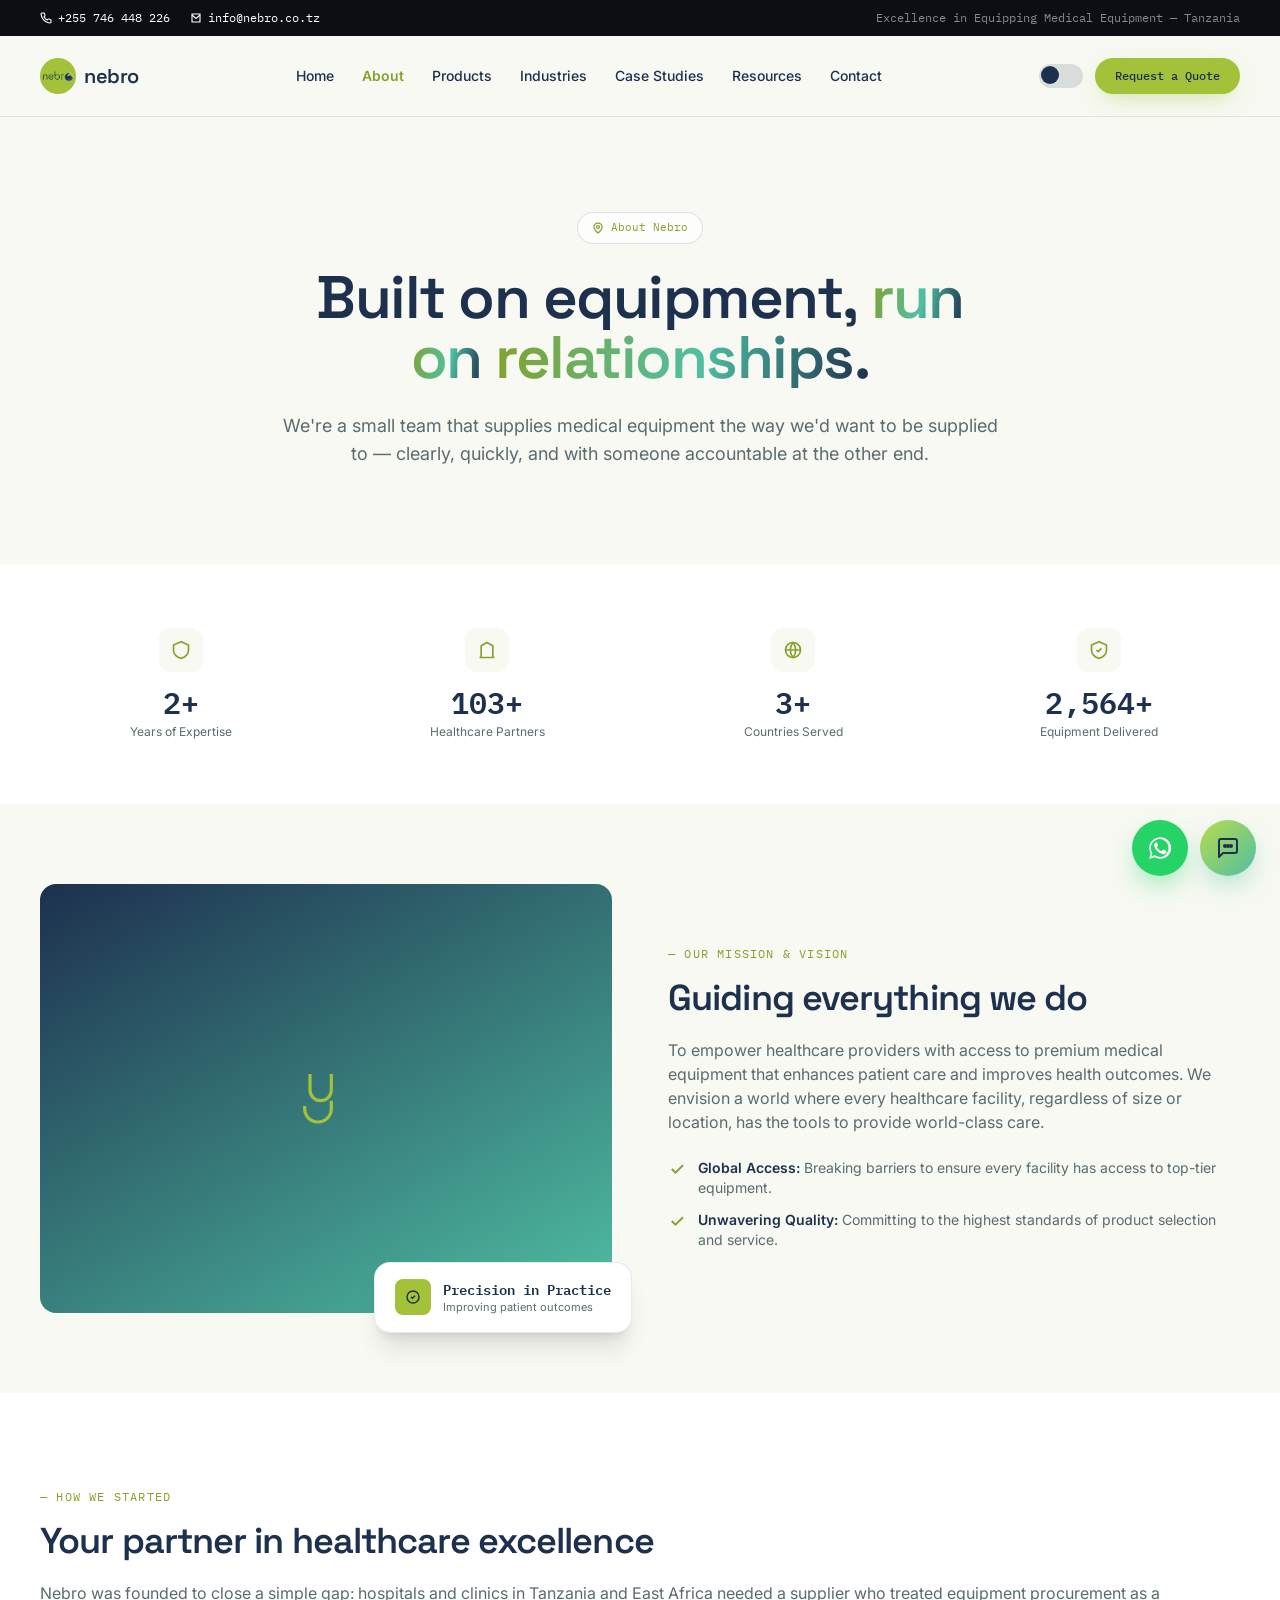
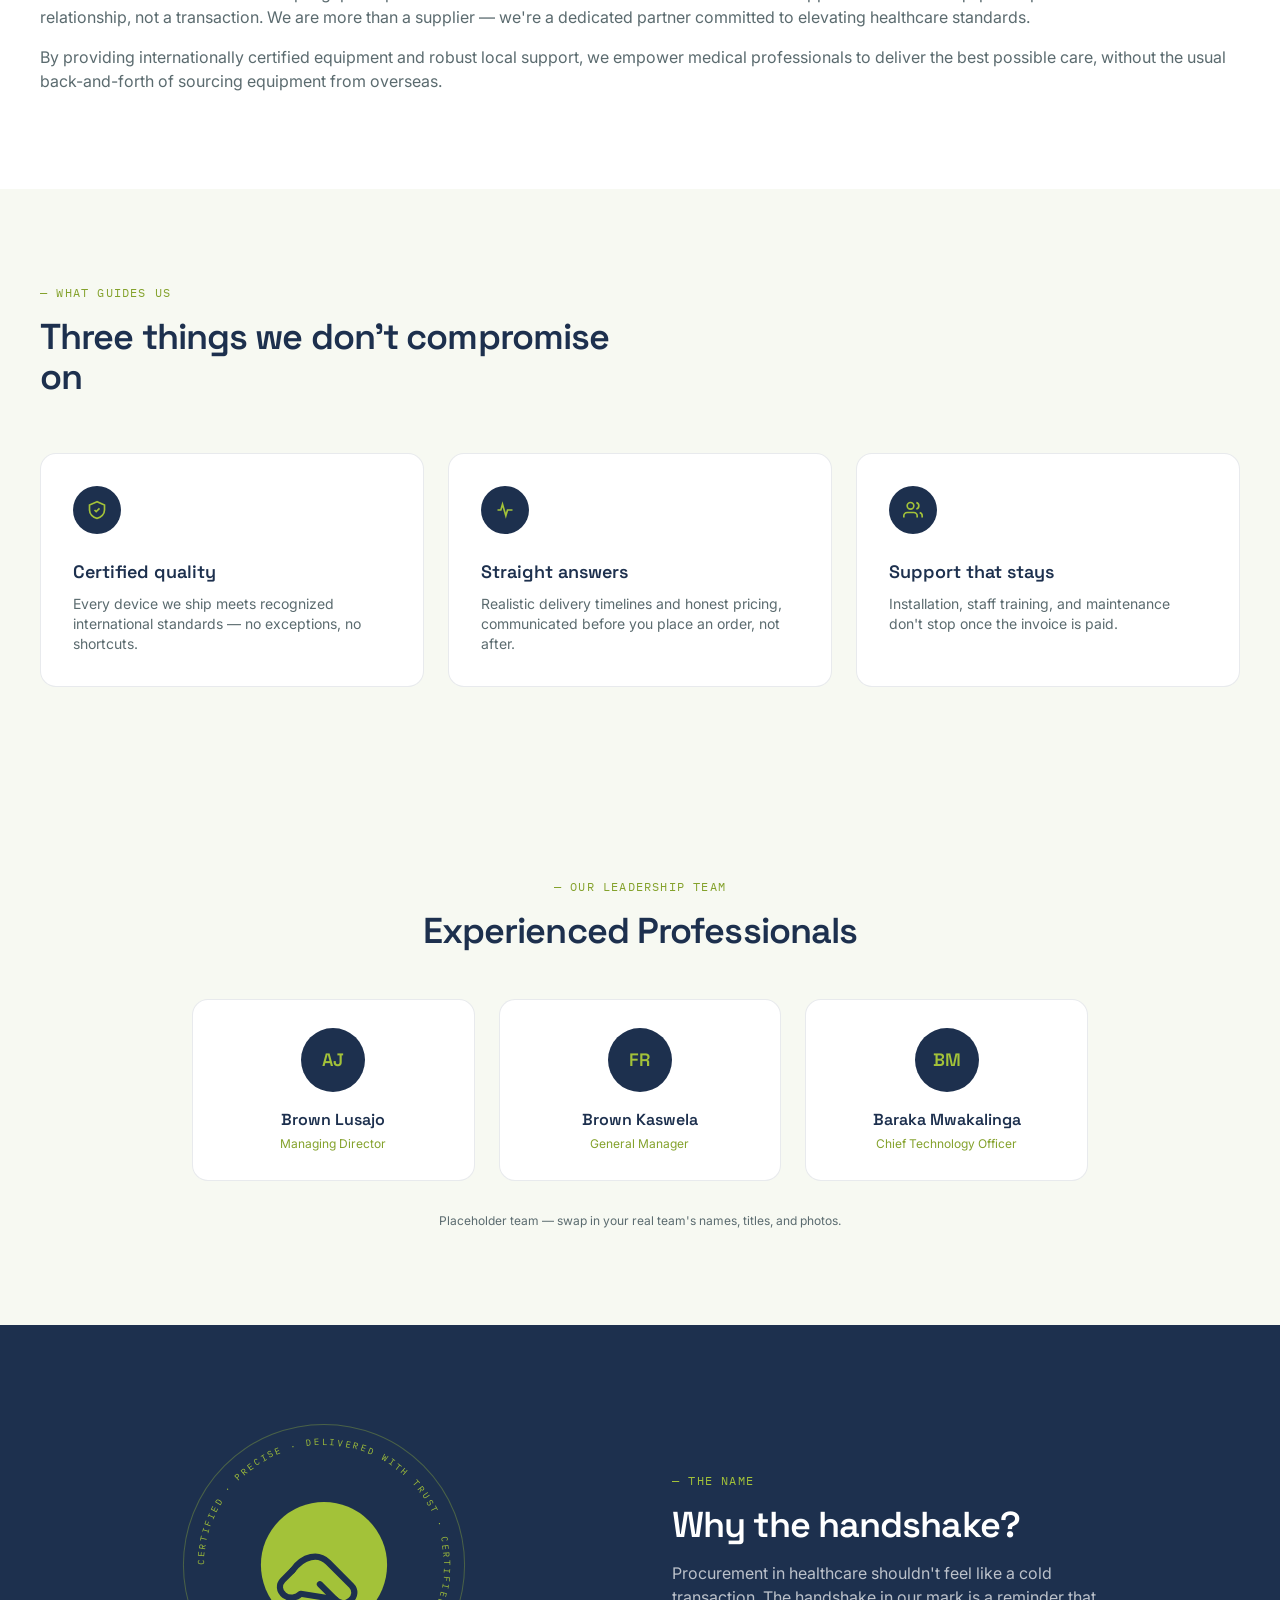
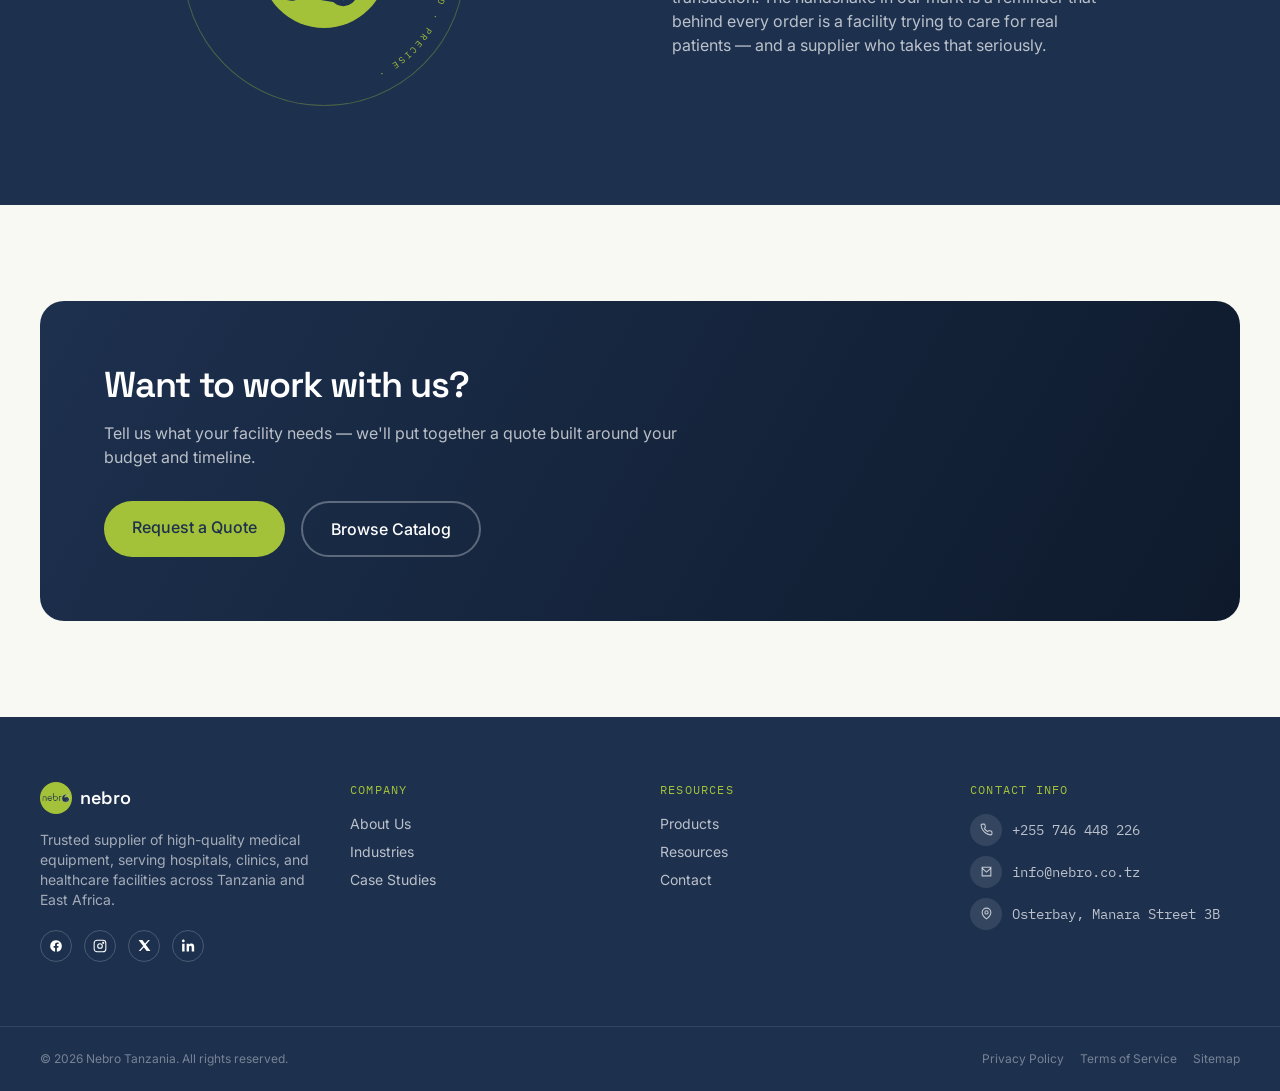
<file: about.html>
<!DOCTYPE html>
<html lang="en">
<head>
<meta charset="UTF-8">
<meta name="viewport" content="width=device-width, initial-scale=1.0">
<title>About Nebro | Precision Medical Equipment, Delivered With Trust</title>
<meta name="description" content="Nebro supplies certified diagnostic, laboratory, and surgical equipment to hospitals and clinics across Tanzania and East Africa.">
<link rel="preconnect" href="https://fonts.googleapis.com">
<link href="https://fonts.googleapis.com/css2?family=Space+Grotesk:wght@400;500;600;700&family=Inter:wght@400;500;600&family=IBM+Plex+Mono:wght@400;500&display=swap" rel="stylesheet">
<link rel="icon" href="logo.png" type="image/png">
<link rel="stylesheet" href="tailwind.css">
<link rel="stylesheet" href="style.css">
</head>
<body class="antialiased">

<!-- ================= HEADER ================= -->
<header id="site-header" class="fixed top-0 left-0 right-0 z-50">
  <div class="text-white" style="background:var(--ink)">
    <div class="max-w-7xl mx-auto px-6 lg:px-10 h-9 flex items-center justify-between text-xs font-mono">
      <div class="flex items-center gap-4 sm:gap-5">
        <a href="tel:+255621132663" class="flex items-center gap-1.5 hover:text-[var(--lime-bright)] transition">
          <svg width="12" height="12" viewBox="0 0 24 24" fill="none" stroke="currentColor" stroke-width="2.2"><path d="M22 16.92v3a2 2 0 0 1-2.18 2 19.79 19.79 0 0 1-8.63-3.07 19.5 19.5 0 0 1-6-6 19.79 19.79 0 0 1-3.07-8.67A2 2 0 0 1 4.11 2h3a2 2 0 0 1 2 1.72c.127.96.362 1.903.7 2.81a2 2 0 0 1-.45 2.11L8.09 9.91a16 16 0 0 0 6 6l1.27-1.27a2 2 0 0 1 2.11-.45c.907.338 1.85.573 2.81.7A2 2 0 0 1 22 16.92Z"/></svg>
          <span>+255 746 448 226</span>
        </a>
        <a href="mailto:info@nebro.co.tz" class="hidden sm:flex items-center gap-1.5 hover:text-[var(--lime-bright)] transition">
          <svg width="12" height="12" viewBox="0 0 24 24" fill="none" stroke="currentColor" stroke-width="2.2"><path d="M4 4h16v16H4V4Z"/><path d="m4 6 8 7 8-7"/></svg>
          <span>info@nebro.co.tz</span>
        </a>
      </div>
      <span class="hidden md:inline text-white/50">Excellence in Equipping Medical Equipment — Tanzania</span>
    </div>
  </div>
  <div class="bg-[#F7F9F2]/95 backdrop-blur border-b hairline">
    <div class="max-w-7xl mx-auto px-6 lg:px-10 h-20 flex items-center justify-between">
      <a href="index.html" class="flex items-center gap-2 shrink-0">
        <img src="logo.png" alt="Nebro" class="h-9 w-9 rounded-full object-cover" />
        <span class="font-display font-semibold text-xl tracking-tight" style="color:var(--navy)">nebro</span>
      </a>
      <nav class="hidden lg:flex items-center gap-7 font-medium text-sm" style="color:var(--navy)">
      <a href="index.html" class="hover:opacity-70 transition">Home</a>
      <a href="about.html" class="nav-active hover:opacity-70 transition">About</a>
      <a href="products.html" class="hover:opacity-70 transition">Products</a>
      <a href="industries.html" class="hover:opacity-70 transition">Industries</a>
      <a href="case-studies.html" class="hover:opacity-70 transition">Case Studies</a>
      <a href="resources.html" class="hover:opacity-70 transition">Resources</a>
      <a href="contact.html" class="hover:opacity-70 transition">Contact</a>
      </nav>
      <div class="flex items-center gap-3">
        <button id="theme-toggle" aria-label="Toggle dark mode" title="Toggle theme"></button>
        <a href="contact.html" class="hidden sm:inline-flex font-mono text-xs font-medium px-5 py-2.5 rounded-full text-[var(--navy)] transition hover:brightness-95 btn-glow" style="background:var(--lime)">
          Request a Quote
        </a>
        <button id="mobile-menu-toggle" aria-expanded="false" aria-controls="mobile-nav" class="lg:hidden w-10 h-10 flex items-center justify-center rounded-full border hairline" aria-label="Toggle menu">
          <svg id="icon-open" width="20" height="20" viewBox="0 0 24 24" fill="none" stroke="var(--navy)" stroke-width="2" stroke-linecap="round"><path d="M4 6h16M4 12h16M4 18h16"/></svg>
          <svg id="icon-close" width="20" height="20" viewBox="0 0 24 24" fill="none" stroke="var(--navy)" stroke-width="2" stroke-linecap="round" class="hidden"><path d="M6 6l12 12M18 6L6 18"/></svg>
        </button>
      </div>
    </div>
    <nav id="mobile-nav" class="hidden lg:hidden flex-col gap-1 px-6 pb-5 font-medium text-sm border-t hairline" style="color:var(--navy)">
    <a href="index.html" class="py-3">Home</a>
    <a href="about.html" class="py-3">About</a>
    <a href="products.html" class="py-3">Products</a>
    <a href="industries.html" class="py-3">Industries</a>
    <a href="case-studies.html" class="py-3">Case Studies</a>
    <a href="resources.html" class="py-3">Resources</a>
    <a href="contact.html" class="py-3">Contact</a>
      <a href="contact.html" class="mt-2 text-center font-mono text-xs px-5 py-3 rounded-full" style="background:var(--lime); color:var(--navy)">Request a Quote</a>
    </nav>
  </div>
</header>

<main class="pt-[7.25rem]">

  <!-- ================= PAGE HERO ================= -->
  <section class="py-20 md:py-24 text-center" style="background:var(--paper)">
    <div class="max-w-3xl mx-auto px-6 reveal">
      <span class="pill" style="color:var(--lime-deep)">
        <svg width="12" height="12" viewBox="0 0 24 24" fill="none" stroke="currentColor" stroke-width="2.5"><path d="M20 10c0 6-8 12-8 12s-8-6-8-12a8 8 0 0 1 16 0Z"/><circle cx="12" cy="10" r="3"/></svg>
        About Nebro
      </span>
      <h1 class="animate-words font-display font-semibold text-4xl md:text-5xl xl:text-6xl tracking-tight mt-6" style="color:var(--navy)">
        <span class="word" style="transition-delay:0ms">Built</span> <span class="word" style="transition-delay:60ms">on</span> <span class="word" style="transition-delay:120ms">equipment,</span> <span class="word text-gradient" style="transition-delay:180ms">run</span> <span class="word text-gradient" style="transition-delay:240ms">on</span> <span class="word text-gradient" style="transition-delay:300ms">relationships.</span>
      </h1>
      <p class="mt-6 text-lg" style="color:var(--grey)">We're a small team that supplies medical equipment the way we'd want to be supplied to — clearly, quickly, and with someone accountable at the other end.</p>
    </div>
  </section>

  <!-- ================= STATS BAR ================= -->
  <section class="py-16" style="background:#FFFFFF">
    <div class="max-w-7xl mx-auto px-6 lg:px-10 grid grid-cols-2 md:grid-cols-4 gap-6 reveal">
      <div class="text-center">
        <div class="w-11 h-11 rounded-xl flex items-center justify-center mx-auto mb-3" style="background:var(--paper)">
          <svg width="20" height="20" viewBox="0 0 24 24" fill="none" stroke="var(--lime-deep)" stroke-width="2"><path d="M12 2 3 6v6c0 5 4 9 9 10 5-1 9-5 9-10V6l-9-4Z"/></svg>
        </div>
        <p class="font-mono text-2xl sm:text-3xl font-semibold" style="color:var(--navy)"><span data-count-to="3" data-count-suffix="+">0+</span></p>
        <p class="text-xs mt-1" style="color:var(--grey)">Years of Expertise</p>
      </div>
      <div class="text-center">
        <div class="w-11 h-11 rounded-xl flex items-center justify-center mx-auto mb-3" style="background:var(--paper)">
          <svg width="20" height="20" viewBox="0 0 24 24" fill="none" stroke="var(--lime-deep)" stroke-width="2"><path d="M3 21h18M5 21V7l7-4 7 4v14"/></svg>
        </div>
        <p class="font-mono text-2xl sm:text-3xl font-semibold" style="color:var(--navy)"><span data-count-to="200" data-count-suffix="+">0+</span></p>
        <p class="text-xs mt-1" style="color:var(--grey)">Healthcare Partners</p>
      </div>
      <div class="text-center">
        <div class="w-11 h-11 rounded-xl flex items-center justify-center mx-auto mb-3" style="background:var(--paper)">
          <svg width="20" height="20" viewBox="0 0 24 24" fill="none" stroke="var(--lime-deep)" stroke-width="2"><circle cx="12" cy="12" r="9"/><path d="M3 12h18M12 3a14 14 0 0 1 0 18 14 14 0 0 1 0-18Z"/></svg>
        </div>
        <p class="font-mono text-2xl sm:text-3xl font-semibold" style="color:var(--navy)"><span data-count-to="6" data-count-suffix="+">0+</span></p>
        <p class="text-xs mt-1" style="color:var(--grey)">Countries Served</p>
      </div>
      <div class="text-center">
        <div class="w-11 h-11 rounded-xl flex items-center justify-center mx-auto mb-3" style="background:var(--paper)">
          <svg width="20" height="20" viewBox="0 0 24 24" fill="none" stroke="var(--lime-deep)" stroke-width="2"><path d="m9 12 2 2 4-4M12 2 3 6v6c0 5 4 9 9 10 5-1 9-5 9-10V6l-9-4Z"/></svg>
        </div>
        <p class="font-mono text-2xl sm:text-3xl font-semibold" style="color:var(--navy)"><span data-count-to="5000" data-count-suffix="+">0+</span></p>
        <p class="text-xs mt-1" style="color:var(--grey)">Equipment Delivered</p>
      </div>
    </div>
  </section>

  <!-- ================= MISSION & VISION ================= -->
  <section class="py-20" style="background:var(--paper)">
    <div class="max-w-7xl mx-auto px-6 lg:px-10 grid lg:grid-cols-2 gap-14 items-center">
      <div class="reveal relative">
        <div class="rounded-2xl overflow-hidden aspect-[4/3]" style="background:linear-gradient(150deg,var(--navy),var(--mint))">
          <div class="w-full h-full flex items-center justify-center">
            <svg width="64" height="64" viewBox="0 0 24 24" fill="none" stroke="var(--lime)" stroke-width="1.2"><path d="M6 3v6a4 4 0 0 0 4 4h0a4 4 0 0 0 4-4V3M14 13v3a5 5 0 0 1-10 0v-1"/></svg>
          </div>
        </div>
        <div class="hidden sm:flex absolute -bottom-5 -right-5 items-center gap-3 bg-white rounded-2xl px-5 py-4 shadow-xl border hairline">
          <span class="w-9 h-9 rounded-lg flex items-center justify-center" style="background:var(--lime)">
            <svg width="16" height="16" viewBox="0 0 24 24" fill="none" stroke="var(--navy)" stroke-width="2.2"><circle cx="12" cy="12" r="9"/><path d="m9 12 2 2 4-4"/></svg>
          </span>
          <div>
            <p class="font-mono text-sm font-semibold" style="color:var(--navy)">Precision in Practice</p>
            <p class="text-[11px]" style="color:var(--grey)">Improving patient outcomes</p>
          </div>
        </div>
      </div>
      <div class="reveal" style="transition-delay:.1s">
        <p class="font-mono text-xs tracking-widest uppercase mb-4" style="color:var(--lime-deep)">— Our Mission &amp; Vision</p>
        <h2 class="font-display font-semibold text-3xl md:text-4xl tracking-tight">Guiding everything we do</h2>
        <p class="mt-5" style="color:var(--grey)">To empower healthcare providers with access to premium medical equipment that enhances patient care and improves health outcomes. We envision a world where every healthcare facility, regardless of size or location, has the tools to provide world-class care.</p>
        <div class="mt-6 space-y-3">
          <div class="flex items-start gap-3">
            <svg width="18" height="18" viewBox="0 0 24 24" fill="none" stroke="var(--lime-deep)" stroke-width="2.5" class="mt-0.5 shrink-0"><path d="m5 12 5 5L20 7"/></svg>
            <p class="text-sm"><span class="font-semibold" style="color:var(--navy)">Global Access:</span> <span style="color:var(--grey)">Breaking barriers to ensure every facility has access to top-tier equipment.</span></p>
          </div>
          <div class="flex items-start gap-3">
            <svg width="18" height="18" viewBox="0 0 24 24" fill="none" stroke="var(--lime-deep)" stroke-width="2.5" class="mt-0.5 shrink-0"><path d="m5 12 5 5L20 7"/></svg>
            <p class="text-sm"><span class="font-semibold" style="color:var(--navy)">Unwavering Quality:</span> <span style="color:var(--grey)">Committing to the highest standards of product selection and service.</span></p>
          </div>
        </div>
      </div>
    </div>
  </section>

  <!-- ================= STORY ================= -->
  <section class="py-24" style="background:#FFFFFF">
    <div class="max-w-7xl mx-auto px-6 lg:px-10 max-w-3xl">
      <div class="reveal">
        <p class="font-mono text-xs tracking-widest uppercase mb-4" style="color:var(--lime-deep)">— How we started</p>
        <h2 class="font-display font-semibold text-3xl md:text-4xl tracking-tight">Your partner in healthcare excellence</h2>
        <p class="mt-5" style="color:var(--grey)">
          Nebro was founded to close a simple gap: hospitals and clinics in Tanzania and East Africa needed a supplier who treated equipment procurement as a relationship, not a transaction. We are more than a supplier — we're a dedicated partner committed to elevating healthcare standards.
        </p>
        <p class="mt-4" style="color:var(--grey)">
          By providing internationally certified equipment and robust local support, we empower medical professionals to deliver the best possible care, without the usual back-and-forth of sourcing equipment from overseas.
        </p>
      </div>
    </div>
  </section>

  <!-- ================= VALUES ================= -->

  <section class="py-24" style="background:var(--paper)">
    <div class="max-w-7xl mx-auto px-6 lg:px-10">
      <div class="max-w-xl reveal">
        <p class="font-mono text-xs tracking-widest uppercase mb-4" style="color:var(--lime-deep)">— What guides us</p>
        <h2 class="font-display font-semibold text-3xl md:text-4xl tracking-tight">Three things we don't compromise on</h2>
      </div>

      <div class="mt-14 grid md:grid-cols-3 gap-6">
        <div class="reveal card-hover rounded-2xl border hairline p-8 bg-white">
          <div class="w-12 h-12 rounded-full flex items-center justify-center mb-6" style="background:var(--navy)">
            <svg width="20" height="20" viewBox="0 0 24 24" fill="none" stroke="var(--lime)" stroke-width="2"><path d="M12 2 3 6v6c0 5 4 9 9 10 5-1 9-5 9-10V6l-9-4Z"/><path d="m9 12 2 2 4-4"/></svg>
          </div>
          <h3 class="font-display font-semibold text-lg">Certified quality</h3>
          <p class="mt-2 text-sm" style="color:var(--grey)">Every device we ship meets recognized international standards — no exceptions, no shortcuts.</p>
        </div>
        <div class="reveal card-hover rounded-2xl border hairline p-8 bg-white" style="transition-delay:.1s">
          <div class="w-12 h-12 rounded-full flex items-center justify-center mb-6" style="background:var(--navy)">
            <svg width="20" height="20" viewBox="0 0 24 24" fill="none" stroke="var(--lime)" stroke-width="2"><path d="M3 12h4l2-7 4 14 2-7h6"/></svg>
          </div>
          <h3 class="font-display font-semibold text-lg">Straight answers</h3>
          <p class="mt-2 text-sm" style="color:var(--grey)">Realistic delivery timelines and honest pricing, communicated before you place an order, not after.</p>
        </div>
        <div class="reveal card-hover rounded-2xl border hairline p-8 bg-white" style="transition-delay:.2s">
          <div class="w-12 h-12 rounded-full flex items-center justify-center mb-6" style="background:var(--navy)">
            <svg width="20" height="20" viewBox="0 0 24 24" fill="none" stroke="var(--lime)" stroke-width="2"><path d="M17 21v-2a4 4 0 0 0-4-4H5a4 4 0 0 0-4 4v2M9 11a4 4 0 1 0 0-8 4 4 0 0 0 0 8ZM23 21v-2a4 4 0 0 0-3-3.87M16 3.13a4 4 0 0 1 0 7.75"/></svg>
          </div>
          <h3 class="font-display font-semibold text-lg">Support that stays</h3>
          <p class="mt-2 text-sm" style="color:var(--grey)">Installation, staff training, and maintenance don't stop once the invoice is paid.</p>
        </div>
      </div>
    </div>
  </section>

  <!-- ================= TEAM ================= -->
  <section class="py-24" style="background:var(--paper)">
    <div class="max-w-7xl mx-auto px-6 lg:px-10">
      <div class="max-w-xl mx-auto text-center reveal">
        <p class="font-mono text-xs tracking-widest uppercase mb-4" style="color:var(--lime-deep)">— Our Leadership Team</p>
        <h2 class="font-display font-semibold text-3xl md:text-4xl tracking-tight">Experienced Professionals</h2>
      </div>
      <div class="mt-12 grid sm:grid-cols-3 gap-6 max-w-4xl mx-auto">
        <div class="reveal rounded-2xl border hairline bg-white p-7 text-center card-hover">
          <div class="w-16 h-16 rounded-full mx-auto flex items-center justify-center font-display font-semibold text-lg" style="background:var(--navy); color:var(--lime)">AJ</div>
          <p class="font-display font-semibold mt-4" style="color:var(--navy)">Brown Lusajo</p>
          <p class="text-xs mt-1" style="color:var(--lime-deep)">Managing Director</p>
        </div>
        <div class="reveal rounded-2xl border hairline bg-white p-7 text-center card-hover" style="transition-delay:.05s">
          <div class="w-16 h-16 rounded-full mx-auto flex items-center justify-center font-display font-semibold text-lg" style="background:var(--navy); color:var(--lime)">FR</div>
          <p class="font-display font-semibold mt-4" style="color:var(--navy)">Brown Kaswela</p>
          <p class="text-xs mt-1" style="color:var(--lime-deep)">General Manager</p>
        </div>
        <div class="reveal rounded-2xl border hairline bg-white p-7 text-center card-hover" style="transition-delay:.1s">
          <div class="w-16 h-16 rounded-full mx-auto flex items-center justify-center font-display font-semibold text-lg" style="background:var(--navy); color:var(--lime)">BM</div>
          <p class="font-display font-semibold mt-4" style="color:var(--navy)">Baraka Mwakalinga</p>
          <p class="text-xs mt-1" style="color:var(--lime-deep)">Chief Technology Officer</p>
        </div>
      </div>
      <p class="text-center text-xs mt-8" style="color:var(--grey)">Placeholder team — swap in your real team's names, titles, and photos.</p>
    </div>
  </section>

  <!-- ================= SEAL BAND ================= -->
  <section class="py-24" style="background:var(--navy)">
    <div class="max-w-7xl mx-auto px-6 lg:px-10 grid lg:grid-cols-2 gap-16 items-center">
      <div class="reveal order-2 lg:order-1 flex justify-center">
        <div class="seal w-64 h-64 md:w-72 md:h-72">
          <svg viewBox="0 0 420 420">
            <circle cx="210" cy="210" r="205" fill="none" stroke="#A3C23955" stroke-width="1.5"/>
            <g class="ring-text">
              <defs>
                <path id="circlePath2" d="M 210,210 m -175,0 a 175,175 0 1,1 350,0 a 175,175 0 1,1 -350,0"/>
              </defs>
              <text font-family="IBM Plex Mono" font-size="13" letter-spacing="4" fill="#A3C239">
                <textPath href="#circlePath2">CERTIFIED · PRECISE · DELIVERED WITH TRUST · CERTIFIED · PRECISE ·</textPath>
              </text>
            </g>
            <g transform="translate(210,210)">
              <circle r="92" fill="var(--lime)"/>
              <path d="M -46 8 C -30 -14, -8 -18, 6 -4 L 40 30 C 46 36, 46 46, 38 52 C 31 58, 22 56, 16 50 L -6 28"
                    fill="none" stroke="var(--navy)" stroke-width="9" stroke-linecap="round" stroke-linejoin="round"/>
              <path d="M -46 8 L -60 22 C -66 28, -66 38, -58 44 C -50 50, -40 48, -34 42 L 16 50"
                    fill="none" stroke="var(--navy)" stroke-width="9" stroke-linecap="round" stroke-linejoin="round"/>
            </g>
          </svg>
        </div>
      </div>
      <div class="reveal order-1 lg:order-2" style="transition-delay:.1s">
        <p class="font-mono text-xs tracking-widest uppercase mb-4" style="color:var(--lime)">— The name</p>
        <h2 class="font-display font-semibold text-3xl md:text-4xl text-white tracking-tight">Why the handshake?</h2>
        <p class="mt-4 text-white/70 max-w-md">
          Procurement in healthcare shouldn't feel like a cold transaction. The handshake in our mark is a reminder that behind every order is a facility trying to care for real patients — and a supplier who takes that seriously.
        </p>
      </div>
    </div>
  </section>

  <!-- ================= CTA ================= -->
  <section class="px-6 lg:px-10 py-24">
    <div class="max-w-7xl mx-auto rounded-3xl p-12 md:p-16 reveal relative overflow-hidden" style="background:linear-gradient(120deg,var(--navy),#0E1A2C)">
      <div class="relative z-10 max-w-xl">
        <h2 class="font-display font-semibold text-3xl md:text-4xl text-white tracking-tight">Want to work with us?</h2>
        <p class="mt-4 text-white/70">Tell us what your facility needs — we'll put together a quote built around your budget and timeline.</p>
        <div class="mt-8 flex flex-wrap gap-4">
          <a href="contact.html" class="font-medium px-7 py-3.5 rounded-full transition hover:brightness-95" style="background:var(--lime); color:var(--navy)">Request a Quote</a>
          <a href="products.html" class="font-medium px-7 py-3.5 rounded-full border-2 border-white/30 text-white transition hover:bg-white/10">Browse Catalog</a>
        </div>
      </div>
    </div>
  </section>

</main>

<!-- ================= FOOTER ================= -->
<footer class="border-t hairline" style="background:var(--navy)">
  <div class="max-w-7xl mx-auto px-6 lg:px-10 py-16 grid sm:grid-cols-2 md:grid-cols-4 gap-10">
    <div class="sm:col-span-2 md:col-span-1">
      <div class="flex items-center gap-2 mb-4">
        <img src="logo.png" alt="Nebro" class="h-8 w-8 rounded-full object-cover" />
        <span class="font-display font-semibold text-lg text-white">nebro</span>
      </div>
      <p id="footer-blurb-text" class="text-sm text-white/60 max-w-xs">Trusted supplier of high-quality medical equipment, serving hospitals, clinics, and healthcare facilities across Tanzania and East Africa.</p>
      <div class="flex items-center gap-3 mt-5">
        <a href="#" aria-label="Facebook" class="w-8 h-8 rounded-full border border-white/20 flex items-center justify-center hover:border-[var(--lime)] transition"><svg width="14" height="14" viewBox="0 0 24 24" fill="#fff"><path d="M22 12a10 10 0 1 0-11.6 9.9v-7H7.9V12h2.5V9.8c0-2.5 1.5-3.9 3.8-3.9 1.1 0 2.2.2 2.2.2v2.5h-1.3c-1.2 0-1.6.8-1.6 1.6V12h2.8l-.4 2.9h-2.4v7A10 10 0 0 0 22 12Z"/></svg></a>
        <a href="#" aria-label="Instagram" class="w-8 h-8 rounded-full border border-white/20 flex items-center justify-center hover:border-[var(--lime)] transition"><svg width="14" height="14" viewBox="0 0 24 24" fill="none" stroke="#fff" stroke-width="1.8"><rect x="2" y="2" width="20" height="20" rx="5"/><circle cx="12" cy="12" r="4"/><circle cx="17.5" cy="6.5" r="1"/></svg></a>
        <a href="#" aria-label="Twitter / X" class="w-8 h-8 rounded-full border border-white/20 flex items-center justify-center hover:border-[var(--lime)] transition"><svg width="13" height="13" viewBox="0 0 24 24" fill="#fff"><path d="M18.9 2H22l-7.6 8.6L23 22h-6.9l-5.4-6.7L4.5 22H1.4l8.2-9.3L1 2h7l4.9 6.1L18.9 2Z"/></svg></a>
        <a href="#" aria-label="LinkedIn" class="w-8 h-8 rounded-full border border-white/20 flex items-center justify-center hover:border-[var(--lime)] transition"><svg width="13" height="13" viewBox="0 0 24 24" fill="#fff"><path d="M4.98 3.5C4.98 4.9 3.9 6 2.5 6S0 4.9 0 3.5 1.1 1 2.5 1s2.48 1.1 2.48 2.5ZM.24 8.75h4.5V23H.24V8.75ZM8.5 8.75h4.3v1.95h.06c.6-1.1 2.06-2.26 4.24-2.26 4.53 0 5.37 2.98 5.37 6.86V23h-4.5v-6.9c0-1.65-.03-3.77-2.3-3.77-2.3 0-2.66 1.8-2.66 3.65V23H8.5V8.75Z"/></svg></a>
      </div>
    </div>
    <div>
      <p class="font-mono text-xs uppercase tracking-widest mb-4" style="color:var(--lime)">Company</p>
      <ul class="space-y-2 text-sm text-white/70">
        <li><a href="about.html" class="hover:text-white transition">About Us</a></li>
        <li><a href="industries.html" class="hover:text-white transition">Industries</a></li>
        <li><a href="case-studies.html" class="hover:text-white transition">Case Studies</a></li>
      </ul>
    </div>
    <div>
      <p class="font-mono text-xs uppercase tracking-widest mb-4" style="color:var(--lime)">Resources</p>
      <ul class="space-y-2 text-sm text-white/70">
        <li><a href="products.html" class="hover:text-white transition">Products</a></li>
        <li><a href="resources.html" class="hover:text-white transition">Resources</a></li>
        <li><a href="contact.html" class="hover:text-white transition">Contact</a></li>
      </ul>
    </div>
    <div>
      <p class="font-mono text-xs uppercase tracking-widest mb-4" style="color:var(--lime)">Contact Info</p>
      <div class="flex flex-col gap-2.5">
        <a href="tel:+255621132663" class="flex items-center gap-2.5 text-sm text-white/70 hover:text-white transition group">
          <span class="w-8 h-8 rounded-full flex items-center justify-center shrink-0 bg-white/10 group-hover:bg-[var(--lime)] transition">
            <svg width="13" height="13" viewBox="0 0 24 24" fill="none" stroke="currentColor" stroke-width="2"><path d="M22 16.92v3a2 2 0 0 1-2.18 2 19.79 19.79 0 0 1-8.63-3.07 19.5 19.5 0 0 1-6-6 19.79 19.79 0 0 1-3.07-8.67A2 2 0 0 1 4.11 2h3a2 2 0 0 1 2 1.72c.127.96.362 1.903.7 2.81a2 2 0 0 1-.45 2.11L8.09 9.91a16 16 0 0 0 6 6l1.27-1.27a2 2 0 0 1 2.11-.45c.907.338 1.85.573 2.81.7A2 2 0 0 1 22 16.92Z"/></svg>
          </span>
          <span class="font-mono" id="footer-phone-text">+255 746 448 226</span>
        </a>
        <a href="mailto:info@nebro.co.tz" class="flex items-center gap-2.5 text-sm text-white/70 hover:text-white transition group">
          <span class="w-8 h-8 rounded-full flex items-center justify-center shrink-0 bg-white/10 group-hover:bg-[var(--lime)] transition">
            <svg width="13" height="13" viewBox="0 0 24 24" fill="none" stroke="currentColor" stroke-width="2"><path d="M4 4h16v16H4V4Z"/><path d="m4 6 8 7 8-7"/></svg>
          </span>
          <span class="font-mono">info@nebro.co.tz</span>
        </a>
        <a href="https://maps.google.com/?q=Katalabo+Lumumba+Complex+Dar+es+Salaam" target="_blank" rel="noopener" class="flex items-center gap-2.5 text-sm text-white/70 hover:text-white transition group">
          <span class="w-8 h-8 rounded-full flex items-center justify-center shrink-0 bg-white/10 group-hover:bg-[var(--lime)] transition">
            <svg width="13" height="13" viewBox="0 0 24 24" fill="none" stroke="currentColor" stroke-width="2"><path d="M20 10c0 6-8 12-8 12s-8-6-8-12a8 8 0 0 1 16 0Z"/><circle cx="12" cy="10" r="3"/></svg>
          </span>
          <span class="font-mono" id="footer-address-text">Osterbay, Manara Street 3B</span>
        </a>
      </div>
    </div>
  </div>
  <div class="border-t border-white/10 py-6 px-6 lg:px-10 max-w-7xl mx-auto text-xs text-white/40 flex justify-between flex-wrap gap-2">
    <span>© 2026 Nebro Tanzania. All rights reserved.</span>
    <span class="flex gap-4"><a href="#" class="hover:text-white/70">Privacy Policy</a><a href="#" class="hover:text-white/70">Terms of Service</a><a href="#" class="hover:text-white/70">Sitemap</a></span>
  </div>
</footer>

<!-- ================= WHATSAPP BUTTON ================= -->
<a id="whatsapp-button" href="https://wa.me/255621132663?text=Hi%20Nebro%2C%20I%27d%20like%20to%20ask%20about%20your%20equipment" target="_blank" rel="noopener" aria-label="Chat on WhatsApp">
  <svg width="26" height="26" viewBox="0 0 24 24" fill="#fff"><path d="M17.5 14.4c-.3-.1-1.7-.8-2-.9-.3-.1-.5-.1-.7.1-.2.3-.8.9-.9 1.1-.2.2-.3.2-.6.1-.3-.1-1.3-.5-2.4-1.5-.9-.8-1.5-1.8-1.6-2.1-.2-.3 0-.5.1-.6.1-.1.3-.3.4-.5.1-.1.2-.3.3-.4.1-.2 0-.4 0-.5C10 9 9.5 7.8 9.3 7.3c-.2-.5-.4-.4-.5-.4h-.5c-.2 0-.5.1-.7.3-.2.3-1 1-1 2.4s1 2.8 1.1 3c.1.2 2 3 4.8 4.3.7.3 1.2.5 1.6.6.7.2 1.3.2 1.8.1.5-.1 1.7-.7 1.9-1.4.2-.7.2-1.2.2-1.4-.1-.1-.3-.2-.6-.3Z"/><path d="M12 2a10 10 0 0 0-8.6 15L2 22l5.2-1.4A10 10 0 1 0 12 2Zm0 18.2c-1.6 0-3.2-.4-4.5-1.2l-.3-.2-3.1.8.8-3-.2-.3a8.2 8.2 0 1 1 7.3 3.9Z"/></svg>
</a>

<!-- ================= AI ASSISTANT WIDGET ================= -->
<button id="ai-widget-button" aria-label="Open Nebro assistant">
  <svg width="24" height="24" viewBox="0 0 24 24" fill="none" stroke="var(--navy)" stroke-width="2" stroke-linecap="round" stroke-linejoin="round"><path d="M21 15a2 2 0 0 1-2 2H7l-4 4V5a2 2 0 0 1 2-2h14a2 2 0 0 1 2 2v10Z"/><circle cx="9" cy="10" r="1" fill="var(--navy)"/><circle cx="12" cy="10" r="1" fill="var(--navy)"/><circle cx="15" cy="10" r="1" fill="var(--navy)"/></svg>
</button>

<div id="ai-widget-panel">
  <div class="px-5 py-4 flex items-center justify-between" style="background:var(--navy)">
    <div class="flex items-center gap-2">
      <span class="w-8 h-8 rounded-full flex items-center justify-center" style="background:var(--lime)">
        <svg width="15" height="15" viewBox="0 0 24 24" fill="none" stroke="var(--navy)" stroke-width="2.2"><path d="M21 15a2 2 0 0 1-2 2H7l-4 4V5a2 2 0 0 1 2-2h14a2 2 0 0 1 2 2v10Z"/></svg>
      </span>
      <div>
        <p class="font-display font-semibold text-sm text-white leading-tight">Nebro Assistant</p>
        <p class="text-[11px] text-white/50 leading-tight">Ask about products or a quote</p>
      </div>
    </div>
    <button id="ai-widget-close" aria-label="Close" class="w-7 h-7 rounded-full flex items-center justify-center hover:bg-white/10">
      <svg width="14" height="14" viewBox="0 0 24 24" fill="none" stroke="#fff" stroke-width="2"><path d="M6 6l12 12M18 6L6 18"/></svg>
    </button>
  </div>
  <div id="ai-widget-messages" class="flex-1 p-4 flex flex-col gap-3 overflow-y-auto" style="min-height:220px">
    <div class="ai-msg bot">Hi, I'm the Nebro assistant (front-end preview). Ask me about diagnostic, laboratory, or surgical &amp; ICU equipment.</div>
  </div>
  <form id="ai-widget-form" class="p-3 border-t hairline flex items-center gap-2">
    <input id="ai-widget-input" type="text" placeholder="Type a question..." class="flex-1 px-4 py-2.5 rounded-full border hairline text-sm focus:outline-none focus:ring-2" style="--tw-ring-color:var(--lime)" autocomplete="off" />
    <button type="submit" aria-label="Send" class="w-9 h-9 rounded-full flex items-center justify-center shrink-0" style="background:var(--navy)">
      <svg width="15" height="15" viewBox="0 0 24 24" fill="none" stroke="var(--lime)" stroke-width="2.2"><path d="m22 2-7 20-4-9-9-4Z"/></svg>
    </button>
  </form>
</div>

<script src="vendor/supabase.js"></script>
<script src="supabase-config.js"></script>
<script src="script.js"></script>

</body>
</html>
</file>
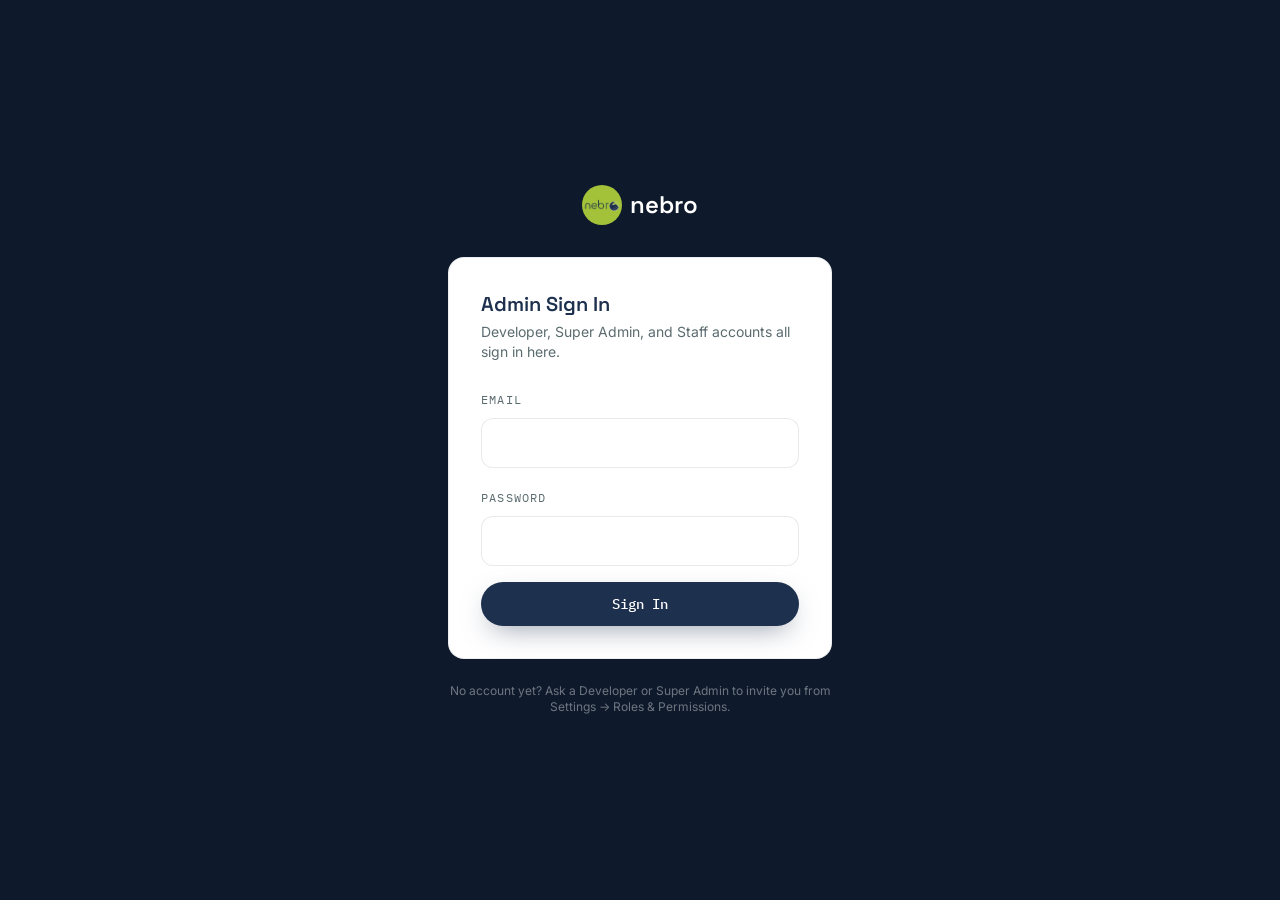
<file: admin.html>
<!DOCTYPE html>
<html lang="en">
<head>
<meta charset="UTF-8">
<meta name="viewport" content="width=device-width, initial-scale=1.0">
<title>Nebro Admin | Dashboard</title>
<link rel="icon" href="logo.png" type="image/png">
<link rel="preconnect" href="https://fonts.googleapis.com">
<link href="https://fonts.googleapis.com/css2?family=Space+Grotesk:wght@400;500;600;700&family=Inter:wght@400;500;600;700&family=IBM+Plex+Mono:wght@400;500&display=swap" rel="stylesheet">
<link rel="stylesheet" href="tailwind.css">
<link rel="stylesheet" href="style.css">
<script src="vendor/supabase.js"></script>
<script src="supabase-config.js"></script>
<script src="vendor/chart.umd.js"></script>
<script src="vendor/jspdf.umd.min.js"></script>
<script src="vendor/xlsx.full.min.js"></script>
</head>
<body class="antialiased" style="background:var(--paper)">

<div class="admin-shell flex">

  <!-- ================= SIDEBAR ================= -->
  <aside class="admin-sidebar w-64 shrink-0 hidden lg:flex flex-col fixed inset-y-0 left-0 z-40">
    <div class="h-20 flex items-center gap-2 px-6 border-b border-white/10">
      <img src="logo.png" alt="Nebro" class="h-8 w-8 rounded-full object-cover" />
      <span class="font-display font-semibold text-lg text-white">nebro</span>
      <span class="font-mono text-[10px] px-2 py-0.5 rounded-full ml-auto" style="background:var(--lime); color:var(--navy)">Admin</span>
    </div>

    <nav class="flex-1 p-4 space-y-1 overflow-y-auto">
      <p class="font-mono text-[10px] uppercase tracking-widest text-white/40 px-3 mt-2 mb-2">Overview</p>
      <a href="#" data-view="dashboard" class="admin-nav-link is-active">
        <svg width="17" height="17" viewBox="0 0 24 24" fill="none" stroke="#fff" stroke-width="2"><rect x="3" y="3" width="7" height="9" rx="1"/><rect x="14" y="3" width="7" height="5" rx="1"/><rect x="14" y="12" width="7" height="9" rx="1"/><rect x="3" y="16" width="7" height="5" rx="1"/></svg>
        Dashboard
      </a>

      <p class="font-mono text-[10px] uppercase tracking-widest text-white/40 px-3 mt-5 mb-2">Content</p>
      <a href="#" data-view="products" class="admin-nav-link">
        <svg width="17" height="17" viewBox="0 0 24 24" fill="none" stroke="#fff" stroke-width="2"><path d="M20 7 12 3 4 7v10l8 4 8-4V7Z"/><path d="M4 7l8 4 8-4M12 11v10"/></svg>
        Products
      </a>
      <a href="#" data-view="case-studies" class="admin-nav-link">
        <svg width="17" height="17" viewBox="0 0 24 24" fill="none" stroke="#fff" stroke-width="2"><path d="M4 19.5A2.5 2.5 0 0 1 6.5 17H20"/><path d="M6.5 2H20v20H6.5A2.5 2.5 0 0 1 4 19.5v-15A2.5 2.5 0 0 1 6.5 2Z"/></svg>
        Case Studies
      </a>
      <a href="#" data-view="inquiries" class="admin-nav-link">
        <svg width="17" height="17" viewBox="0 0 24 24" fill="none" stroke="#fff" stroke-width="2"><path d="M21 15a2 2 0 0 1-2 2H7l-4 4V5a2 2 0 0 1 2-2h14a2 2 0 0 1 2 2v10Z"/></svg>
        Inquiries
        <span id="inquiry-count-badge" class="ml-auto font-mono text-[10px] px-1.5 py-0.5 rounded-full" style="background:var(--lime); color:var(--navy)">3</span>
      </a>
      <a href="#" data-view="reports" class="admin-nav-link">
        <svg width="17" height="17" viewBox="0 0 24 24" fill="none" stroke="#fff" stroke-width="2"><path d="M3 3v18h18M7 15l4-5 3 3 5-7"/></svg>
        Reports &amp; Analytics
      </a>
      <a href="#" data-view="content" class="admin-nav-link">
        <svg width="17" height="17" viewBox="0 0 24 24" fill="none" stroke="#fff" stroke-width="2"><path d="M12 20h9M16.5 3.5a2.1 2.1 0 0 1 3 3L7 19l-4 1 1-4L16.5 3.5Z"/></svg>
        Site Content
      </a>

      <p class="font-mono text-[10px] uppercase tracking-widest text-white/40 px-3 mt-5 mb-2">System</p>
      <a href="#" data-view="settings" class="admin-nav-link">
        <svg width="17" height="17" viewBox="0 0 24 24" fill="none" stroke="#fff" stroke-width="2"><circle cx="12" cy="12" r="3"/><path d="M19.4 15a1.65 1.65 0 0 0 .33 1.82l.06.06a2 2 0 1 1-2.83 2.83l-.06-.06a1.65 1.65 0 0 0-1.82-.33 1.65 1.65 0 0 0-1 1.51V21a2 2 0 0 1-4 0v-.09A1.65 1.65 0 0 0 9 19.4a1.65 1.65 0 0 0-1.82.33l-.06.06a2 2 0 1 1-2.83-2.83l.06-.06a1.65 1.65 0 0 0 .33-1.82 1.65 1.65 0 0 0-1.51-1H3a2 2 0 0 1 0-4h.09A1.65 1.65 0 0 0 4.6 9a1.65 1.65 0 0 0-.33-1.82l-.06-.06a2 2 0 1 1 2.83-2.83l.06.06a1.65 1.65 0 0 0 1.82.33H9a1.65 1.65 0 0 0 1-1.51V3a2 2 0 0 1 4 0v.09a1.65 1.65 0 0 0 1 1.51 1.65 1.65 0 0 0 1.82-.33l.06-.06a2 2 0 1 1 2.83 2.83l-.06.06a1.65 1.65 0 0 0-.33 1.82V9a1.65 1.65 0 0 0 1.51 1H21a2 2 0 0 1 0 4h-.09a1.65 1.65 0 0 0-1.51 1Z"/></svg>
        Settings
      </a>
    </nav>

    <div class="p-4 border-t border-white/10">
      <a href="index.html" class="admin-nav-link">
        <svg width="17" height="17" viewBox="0 0 24 24" fill="none" stroke="#fff" stroke-width="2"><path d="M15 3h4a2 2 0 0 1 2 2v14a2 2 0 0 1-2 2h-4M10 17l5-5-5-5M15 12H3"/></svg>
        View live site
      </a>
    </div>
  </aside>

  <!-- ================= MAIN ================= -->
  <div class="flex-1 lg:ml-64 min-w-0">

    <!-- Topbar -->
    <header class="sticky top-0 z-30 bg-white border-b hairline">
      <div class="h-20 px-5 sm:px-8 flex items-center justify-between gap-4">
        <div class="flex items-center gap-3">
          <button id="admin-mobile-toggle" class="lg:hidden w-10 h-10 flex items-center justify-center rounded-full border hairline shrink-0" aria-label="Toggle menu">
            <svg width="18" height="18" viewBox="0 0 24 24" fill="none" stroke="var(--navy)" stroke-width="2" stroke-linecap="round"><path d="M4 6h16M4 12h16M4 18h16"/></svg>
          </button>
          <div>
            <h1 id="view-title" class="font-display font-semibold text-xl md:text-2xl tracking-tight" style="color:var(--navy)">Dashboard</h1>
            <p class="text-xs mt-0.5 hidden sm:block" style="color:var(--grey)">Welcome back — here's what's happening today.</p>
          </div>
        </div>
        <div class="flex items-center gap-3 shrink-0">
          <div class="hidden md:flex items-center gap-2 px-4 py-2.5 rounded-full border hairline">
            <svg width="15" height="15" viewBox="0 0 24 24" fill="none" stroke="var(--grey)" stroke-width="2"><circle cx="11" cy="11" r="8"/><path d="m21 21-4.35-4.35"/></svg>
            <input type="text" placeholder="Search..." class="text-sm outline-none w-36 bg-transparent" />
          </div>
          <div class="w-10 h-10 rounded-full flex items-center justify-center font-mono text-xs font-semibold" style="background:var(--navy); color:var(--lime)">JN</div>
        </div>
      </div>
    </header>

    <!-- Mobile sidebar drawer -->
    <div id="admin-mobile-nav" class="hidden lg:hidden fixed inset-0 z-40">
      <div class="absolute inset-0 bg-black/40" data-close-mobile-nav></div>
      <div class="absolute inset-y-0 left-0 w-72 admin-sidebar flex flex-col">
        <div class="h-20 flex items-center gap-2 px-6 border-b border-white/10">
          <img src="logo.png" alt="Nebro" class="h-8 w-8 rounded-full object-cover" />
          <span class="font-display font-semibold text-lg text-white">nebro</span>
        </div>
        <nav class="flex-1 p-4 space-y-1">
          <a href="#" data-view="dashboard" class="admin-nav-link is-active">Dashboard</a>
          <a href="#" data-view="products" class="admin-nav-link">Products</a>
          <a href="#" data-view="case-studies" class="admin-nav-link">Case Studies</a>
          <a href="#" data-view="inquiries" class="admin-nav-link">Inquiries</a>
          <a href="#" data-view="reports" class="admin-nav-link">Reports &amp; Analytics</a>
          <a href="#" data-view="content" class="admin-nav-link">Site Content</a>
          <a href="#" data-view="settings" class="admin-nav-link">Settings</a>
        </nav>
      </div>
    </div>

    <main class="p-5 sm:p-8 max-w-7xl">

      <!-- ============ DASHBOARD VIEW ============ -->
      <section data-panel="dashboard">
        <div class="grid sm:grid-cols-2 xl:grid-cols-4 gap-5">
          <div class="admin-card p-6">
            <p class="font-mono text-[11px] uppercase tracking-widest" style="color:var(--grey)">Total Products</p>
            <p class="font-display font-semibold text-3xl mt-2" style="color:var(--navy)" id="stat-products">9</p>
            <p class="text-xs mt-2" style="color:var(--lime-deep)">Across 3 categories</p>
          </div>
          <div class="admin-card p-6">
            <p class="font-mono text-[11px] uppercase tracking-widest" style="color:var(--grey)">New Inquiries</p>
            <p class="font-display font-semibold text-3xl mt-2" style="color:var(--navy)">3</p>
            <p class="text-xs mt-2" style="color:var(--lime-deep)">Awaiting response</p>
          </div>
          <div class="admin-card p-6">
            <p class="font-mono text-[11px] uppercase tracking-widest" style="color:var(--grey)">Case Studies</p>
            <p class="font-display font-semibold text-3xl mt-2" style="color:var(--navy)">4</p>
            <p class="text-xs mt-2" style="color:var(--grey)">Published</p>
          </div>
          <div class="admin-card p-6">
            <p class="font-mono text-[11px] uppercase tracking-widest" style="color:var(--grey)">Avg. Response Time</p>
            <p class="font-display font-semibold text-3xl mt-2" style="color:var(--navy)">38h</p>
            <p class="text-xs mt-2" style="color:var(--lime-deep)">Under the 48h target</p>
          </div>
        </div>

        <div class="grid lg:grid-cols-[1.4fr_1fr] gap-5 mt-5">
          <div class="admin-card p-6">
            <div class="flex items-center justify-between mb-5">
              <h2 class="font-display font-semibold text-lg" style="color:var(--navy)">Recent Inquiries</h2>
              <button data-view-link="inquiries" class="font-mono text-xs" style="color:var(--lime-deep)">View all →</button>
            </div>
            <div class="overflow-x-auto -mx-2">
              <table class="admin-table min-w-[520px]">
                <thead><tr><th>Name</th><th>Facility</th><th>Category</th><th>Status</th></tr></thead>
                <tbody id="dashboard-inquiries-body"></tbody>
              </table>
            </div>
          </div>

          <div class="admin-card p-6">
            <h2 class="font-display font-semibold text-lg mb-5" style="color:var(--navy)">Products by Category</h2>
            <div class="space-y-4" id="category-breakdown"></div>
          </div>
        </div>
      </section>

      <!-- ============ PRODUCTS VIEW ============ -->
      <section data-panel="products" class="hidden">
        <div class="flex items-center justify-between flex-wrap gap-3 mb-5">
          <div class="flex items-center gap-2 flex-wrap">
            <button class="admin-filter-btn font-mono text-xs px-4 py-2 rounded-full border hairline" data-cat="all" aria-pressed="true">All</button>
            <button class="admin-filter-btn font-mono text-xs px-4 py-2 rounded-full border hairline" data-cat="diagnostic" aria-pressed="false">Diagnostic</button>
            <button class="admin-filter-btn font-mono text-xs px-4 py-2 rounded-full border hairline" data-cat="laboratory" aria-pressed="false">Laboratory</button>
            <button class="admin-filter-btn font-mono text-xs px-4 py-2 rounded-full border hairline" data-cat="surgical" aria-pressed="false">Surgical &amp; ICU</button>
          </div>
          <button id="open-add-product" class="font-mono text-xs font-medium px-5 py-2.5 rounded-full text-white flex items-center gap-2" style="background:var(--navy)">
            <svg width="14" height="14" viewBox="0 0 24 24" fill="none" stroke="var(--lime)" stroke-width="2.5"><path d="M12 5v14M5 12h14"/></svg>
            Add Product
          </button>
        </div>

        <div class="admin-card overflow-x-auto">
          <table class="admin-table min-w-[640px]">
            <thead><tr><th>Product</th><th>Category</th><th>Status</th><th class="text-right">Actions</th></tr></thead>
            <tbody id="products-table-body"></tbody>
          </table>
        </div>
      </section>

      <!-- ============ CASE STUDIES VIEW ============ -->
      <section data-panel="case-studies" class="hidden">
        <div class="flex items-center justify-between mb-5">
          <p class="text-sm" style="color:var(--grey)">Success stories shown on the public Case Studies page.</p>
          <button class="font-mono text-xs font-medium px-5 py-2.5 rounded-full text-white flex items-center gap-2" style="background:var(--navy)">
            <svg width="14" height="14" viewBox="0 0 24 24" fill="none" stroke="var(--lime)" stroke-width="2.5"><path d="M12 5v14M5 12h14"/></svg>
            Add Case Study
          </button>
        </div>
        <div class="admin-card overflow-x-auto">
          <table class="admin-table min-w-[560px]">
            <thead><tr><th>Title</th><th>Facility</th><th>Published</th><th class="text-right">Actions</th></tr></thead>
            <tbody>
              <tr>
                <td class="font-medium" style="color:var(--navy)">Equipping a 200-bed regional hospital</td>
                <td style="color:var(--grey)">Mbeya Regional Referral Hospital</td>
                <td><span class="status-dot" style="background:var(--lime-deep)"></span> <span class="ml-1">Mar 2026</span></td>
                <td class="text-right"><button class="font-mono text-xs underline" style="color:var(--navy)">Edit</button></td>
              </tr>
              <tr>
                <td class="font-medium" style="color:var(--navy)">ICU monitoring rollout</td>
                <td style="color:var(--grey)">Aga Khan Hospital, Dar es Salaam</td>
                <td><span class="status-dot" style="background:var(--lime-deep)"></span> <span class="ml-1">Jan 2026</span></td>
                <td class="text-right"><button class="font-mono text-xs underline" style="color:var(--navy)">Edit</button></td>
              </tr>
              <tr>
                <td class="font-medium" style="color:var(--navy)">Laboratory modernization project</td>
                <td style="color:var(--grey)">Bugando Medical Centre</td>
                <td><span class="status-dot" style="background:#D1D5DB"></span> <span class="ml-1 text-xs" style="color:var(--grey)">Draft</span></td>
                <td class="text-right"><button class="font-mono text-xs underline" style="color:var(--navy)">Edit</button></td>
              </tr>
            </tbody>
          </table>
        </div>
      </section>

      <!-- ============ INQUIRIES VIEW ============ -->
      <section data-panel="inquiries" class="hidden">
        <div class="admin-card overflow-x-auto">
          <table class="admin-table min-w-[780px]">
            <thead><tr><th>Name</th><th>Facility</th><th>Category</th><th>Message</th><th>Status</th><th class="text-right">Actions</th></tr></thead>
            <tbody id="inquiries-table-body"></tbody>
          </table>
        </div>
      </section>

      <!-- ============ REPORTS & ANALYTICS VIEW ============ -->
      <section data-panel="reports" class="hidden">
        <div class="admin-card p-5 mb-5 flex flex-wrap items-center gap-3 justify-between">
          <div class="flex flex-wrap items-center gap-2">
            <button class="report-range-btn font-mono text-xs px-4 py-2 rounded-full border hairline" data-range="7" aria-pressed="false">Last 7 days</button>
            <button class="report-range-btn font-mono text-xs px-4 py-2 rounded-full border hairline" data-range="30" aria-pressed="true">Last 30 days</button>
            <button class="report-range-btn font-mono text-xs px-4 py-2 rounded-full border hairline" data-range="90" aria-pressed="false">Last 90 days</button>
            <div class="flex items-center gap-2 ml-1">
              <svg width="14" height="14" viewBox="0 0 24 24" fill="none" stroke="var(--grey)" stroke-width="2"><rect x="3" y="4" width="18" height="18" rx="2"/><path d="M16 2v4M8 2v4M3 10h18"/></svg>
              <input type="date" id="report-from" class="font-mono text-xs px-3 py-2 rounded-full border hairline bg-white" />
              <span class="text-xs" style="color:var(--grey)">to</span>
              <input type="date" id="report-to" class="font-mono text-xs px-3 py-2 rounded-full border hairline bg-white" />
              <button id="report-custom-apply" class="font-mono text-xs px-4 py-2 rounded-full border hairline" style="color:var(--navy)">Apply</button>
            </div>
          </div>
          <div class="flex items-center gap-2">
            <button id="export-pdf" class="font-mono text-xs font-medium px-4 py-2.5 rounded-full border hairline flex items-center gap-2">
              <svg width="14" height="14" viewBox="0 0 24 24" fill="none" stroke="var(--navy)" stroke-width="2"><path d="M12 15V3m0 12-4-4m4 4 4-4M3 15v4a2 2 0 0 0 2 2h14a2 2 0 0 0 2-2v-4"/></svg>
              Export PDF
            </button>
            <button id="export-excel" class="font-mono text-xs font-medium px-4 py-2.5 rounded-full text-white flex items-center gap-2" style="background:var(--navy)">
              <svg width="14" height="14" viewBox="0 0 24 24" fill="none" stroke="var(--lime)" stroke-width="2"><path d="M12 15V3m0 12-4-4m4 4 4-4M3 15v4a2 2 0 0 0 2 2h14a2 2 0 0 0 2-2v-4"/></svg>
              Export Excel
            </button>
          </div>
        </div>

        <div class="grid lg:grid-cols-2 gap-5">
          <div class="admin-card chart-card p-6">
            <h3 class="font-display font-semibold text-base mb-1" style="color:var(--navy)">Inquiries Over Time</h3>
            <p class="text-xs mb-4" style="color:var(--grey)">New inquiries received per day in the selected range</p>
            <canvas id="chart-line" height="220"></canvas>
          </div>
          <div class="admin-card chart-card p-6">
            <h3 class="font-display font-semibold text-base mb-1" style="color:var(--navy)">Products by Category</h3>
            <p class="text-xs mb-4" style="color:var(--grey)">Distribution of catalog items</p>
            <canvas id="chart-pie" height="220"></canvas>
          </div>
          <div class="admin-card chart-card p-6 lg:col-span-2">
            <h3 class="font-display font-semibold text-base mb-1" style="color:var(--navy)">Inquiries by Category</h3>
            <p class="text-xs mb-4" style="color:var(--grey)">Which specializations generate the most interest</p>
            <canvas id="chart-bar" height="180"></canvas>
          </div>
        </div>
        <p class="text-xs mt-4" style="color:var(--grey)">Chart data shown here is illustrative (in-memory demo data). Once connected to a backend, these will reflect real inquiry and product records for the selected date range.</p>
      </section>

      <!-- ============ SITE CONTENT VIEW ============ -->
      <section data-panel="content" class="hidden space-y-5">
        <div class="admin-card p-6 sm:p-8">
          <div class="flex items-center justify-between flex-wrap gap-3 mb-2">
            <h2 class="font-display font-semibold text-lg" style="color:var(--navy)">Homepage Hero</h2>
            <span id="content-hero-status" class="text-xs" style="color:var(--grey)"></span>
          </div>
          <p class="text-xs mb-6" style="color:var(--grey)">Edits here update the live homepage immediately for every visitor.</p>
          <form id="content-hero-form" class="grid gap-5">
            <div>
              <label class="font-mono text-xs uppercase tracking-widest" style="color:var(--grey)">Eyebrow badge text</label>
              <input type="text" id="hero-eyebrow" class="mt-2 w-full px-4 py-3 rounded-xl border hairline bg-white focus:outline-none focus:ring-2" style="--tw-ring-color:var(--lime)" />
            </div>
            <div>
              <label class="font-mono text-xs uppercase tracking-widest" style="color:var(--grey)">Headline</label>
              <input type="text" id="hero-heading" class="mt-2 w-full px-4 py-3 rounded-xl border hairline bg-white focus:outline-none focus:ring-2" style="--tw-ring-color:var(--lime)" />
              <p class="text-xs mt-1" style="color:var(--grey)">The last 3 words are automatically highlighted in the brand gradient.</p>
            </div>
            <div>
              <label class="font-mono text-xs uppercase tracking-widest" style="color:var(--grey)">Subtext</label>
              <textarea id="hero-subtext" rows="2" class="mt-2 w-full px-4 py-3 rounded-xl border hairline bg-white focus:outline-none focus:ring-2" style="--tw-ring-color:var(--lime)"></textarea>
            </div>
            <button type="submit" class="justify-self-start font-mono text-xs font-medium px-6 py-3 rounded-full text-white" style="background:var(--navy)">Publish Hero Changes</button>
          </form>
        </div>

        <div class="admin-card p-6 sm:p-8">
          <h2 class="font-display font-semibold text-lg mb-2" style="color:var(--navy)">Footer</h2>
          <p class="text-xs mb-6" style="color:var(--grey)">Applies to the footer on every page.</p>
          <form id="content-footer-form" class="grid gap-5">
            <div>
              <label class="font-mono text-xs uppercase tracking-widest" style="color:var(--grey)">About blurb</label>
              <textarea id="footer-blurb" rows="2" class="mt-2 w-full px-4 py-3 rounded-xl border hairline bg-white focus:outline-none focus:ring-2" style="--tw-ring-color:var(--lime)"></textarea>
            </div>
            <div class="grid sm:grid-cols-2 gap-5">
              <div>
                <label class="font-mono text-xs uppercase tracking-widest" style="color:var(--grey)">Address</label>
                <input type="text" id="footer-address" class="mt-2 w-full px-4 py-3 rounded-xl border hairline bg-white focus:outline-none focus:ring-2" style="--tw-ring-color:var(--lime)" />
              </div>
              <div>
                <label class="font-mono text-xs uppercase tracking-widest" style="color:var(--grey)">Phone</label>
                <input type="text" id="footer-phone" class="mt-2 w-full px-4 py-3 rounded-xl border hairline bg-white focus:outline-none focus:ring-2" style="--tw-ring-color:var(--lime)" />
              </div>
            </div>
            <button type="submit" class="justify-self-start font-mono text-xs font-medium px-6 py-3 rounded-full text-white" style="background:var(--navy)">Publish Footer Changes</button>
          </form>
        </div>

        <div class="admin-card p-6 sm:p-8">
          <h2 class="font-display font-semibold text-lg mb-2" style="color:var(--navy)">More page content</h2>
          <p class="text-sm" style="color:var(--grey)">Hero and Footer are wired up as the first two editable blocks. Extending this same pattern to About, Industries, Products, and Case Studies page copy is straightforward from here — ask your developer to add a content key for each section that needs to be editable.</p>
        </div>
      </section>

      <!-- ============ SETTINGS VIEW ============ -->
      <section data-panel="settings" class="hidden space-y-5">

        <div class="admin-card p-6 sm:p-8 max-w-2xl">
          <h2 class="font-display font-semibold text-lg mb-6" style="color:var(--navy)">Company Details</h2>
          <div class="grid sm:grid-cols-2 gap-5">
            <div>
              <label class="font-mono text-xs uppercase tracking-widest" style="color:var(--grey)">Company name</label>
              <input type="text" value="Nebro" class="mt-2 w-full px-4 py-3 rounded-xl border hairline bg-white focus:outline-none focus:ring-2" style="--tw-ring-color:var(--lime)" />
            </div>
            <div>
              <label class="font-mono text-xs uppercase tracking-widest" style="color:var(--grey)">Support phone</label>
              <input type="text" value="+255 621 132 663" class="mt-2 w-full px-4 py-3 rounded-xl border hairline bg-white focus:outline-none focus:ring-2" style="--tw-ring-color:var(--lime)" />
            </div>
            <div class="sm:col-span-2">
              <label class="font-mono text-xs uppercase tracking-widest" style="color:var(--grey)">Support email</label>
              <input type="email" value="info@nebro.co.tz" class="mt-2 w-full px-4 py-3 rounded-xl border hairline bg-white focus:outline-none focus:ring-2" style="--tw-ring-color:var(--lime)" />
            </div>
          </div>
          <button class="mt-6 font-mono text-xs font-medium px-6 py-3 rounded-full text-white" style="background:var(--navy)">Save Changes</button>
        </div>

        <!-- Social Media Links -->
        <div class="admin-card p-6 sm:p-8 max-w-2xl">
          <h2 class="font-display font-semibold text-lg mb-6" style="color:var(--navy)">Social Media Links</h2>
          <div class="grid gap-5">
            <div>
              <label class="font-mono text-xs uppercase tracking-widest" style="color:var(--grey)">Facebook</label>
              <input type="url" placeholder="https://facebook.com/nebro" class="mt-2 w-full px-4 py-3 rounded-xl border hairline bg-white focus:outline-none focus:ring-2" style="--tw-ring-color:var(--lime)" />
            </div>
            <div>
              <label class="font-mono text-xs uppercase tracking-widest" style="color:var(--grey)">X (Twitter)</label>
              <input type="url" placeholder="https://x.com/nebro" class="mt-2 w-full px-4 py-3 rounded-xl border hairline bg-white focus:outline-none focus:ring-2" style="--tw-ring-color:var(--lime)" />
            </div>
            <div>
              <label class="font-mono text-xs uppercase tracking-widest" style="color:var(--grey)">LinkedIn</label>
              <input type="url" placeholder="https://linkedin.com/company/nebro" class="mt-2 w-full px-4 py-3 rounded-xl border hairline bg-white focus:outline-none focus:ring-2" style="--tw-ring-color:var(--lime)" />
            </div>
            <div>
              <label class="font-mono text-xs uppercase tracking-widest" style="color:var(--grey)">WhatsApp number</label>
              <input type="text" value="+255 621 132 663" class="mt-2 w-full px-4 py-3 rounded-xl border hairline bg-white focus:outline-none focus:ring-2" style="--tw-ring-color:var(--lime)" />
            </div>
          </div>
          <button class="mt-6 font-mono text-xs font-medium px-6 py-3 rounded-full text-white" style="background:var(--navy)">Save Links</button>
        </div>

        <!-- Roles & Permissions -->
        <div class="admin-card p-6 sm:p-8">
          <div class="flex items-center justify-between mb-6 flex-wrap gap-3">
            <div>
              <h2 class="font-display font-semibold text-lg" style="color:var(--navy)">Roles &amp; Permissions</h2>
              <p class="text-xs mt-1" style="color:var(--grey)">Developer and Super Admin have full access. Staff access can be limited per section.</p>
            </div>
            <button id="open-invite-user" class="font-mono text-xs font-medium px-5 py-2.5 rounded-full text-white flex items-center gap-2" style="background:var(--navy)">
              <svg width="14" height="14" viewBox="0 0 24 24" fill="none" stroke="var(--lime)" stroke-width="2.5"><path d="M12 5v14M5 12h14"/></svg>
              Invite User
            </button>
          </div>
          <div class="overflow-x-auto">
            <table class="admin-table min-w-[560px]">
              <thead><tr><th>Name</th><th>Email</th><th>Role</th><th class="text-right">Actions</th></tr></thead>
              <tbody id="roles-table-body"></tbody>
            </table>
          </div>
          <p class="text-xs mt-4" style="color:var(--grey)">Role changes here are a design preview. Real access control needs a backend with authentication — see the roadmap notes for how this gets wired up.</p>
        </div>

        <!-- Notification Preferences -->
        <div class="admin-card p-6 sm:p-8 max-w-2xl">
          <h2 class="font-display font-semibold text-lg mb-2" style="color:var(--navy)">Notification Preferences</h2>
          <p class="text-xs mb-6" style="color:var(--grey)">Control how and when you're alerted about new or unanswered inquiries.</p>

          <div class="space-y-5">
            <div>
              <label class="font-mono text-xs uppercase tracking-widest" style="color:var(--grey)">Alert me via</label>
              <div class="mt-2 flex flex-wrap gap-4">
                <label class="flex items-center gap-2 text-sm"><input type="checkbox" checked class="accent-[var(--navy)]" /> Email</label>
                <label class="flex items-center gap-2 text-sm"><input type="checkbox" class="accent-[var(--navy)]" /> SMS</label>
                <label class="flex items-center gap-2 text-sm"><input type="checkbox" checked class="accent-[var(--navy)]" /> WhatsApp</label>
                <label class="flex items-center gap-2 text-sm"><input type="checkbox" class="accent-[var(--navy)]" /> In-app only</label>
              </div>
            </div>
            <div>
              <label class="font-mono text-xs uppercase tracking-widest" style="color:var(--grey)">New inquiry alerts</label>
              <select class="mt-2 w-full px-4 py-3 rounded-xl border hairline bg-white focus:outline-none focus:ring-2" style="--tw-ring-color:var(--lime)">
                <option>Immediately</option>
                <option>Hourly digest</option>
                <option>Once daily (morning)</option>
              </select>
            </div>
            <div>
              <label class="font-mono text-xs uppercase tracking-widest" style="color:var(--grey)">Remind me about unanswered inquiries after</label>
              <div class="mt-2 flex items-center gap-3">
                <input type="number" min="1" max="14" value="1" class="w-24 px-4 py-3 rounded-xl border hairline bg-white focus:outline-none focus:ring-2" style="--tw-ring-color:var(--lime)" />
                <span class="text-sm" style="color:var(--grey)">day(s) with no response</span>
              </div>
            </div>
          </div>
          <button class="mt-6 font-mono text-xs font-medium px-6 py-3 rounded-full text-white" style="background:var(--navy)">Save Preferences</button>
          <p class="text-xs mt-4" style="color:var(--grey)">This is a design preview — connect it to a backend (e.g. Supabase + a scheduled email job) to make these alerts actually fire.</p>
        </div>
      </section>

    </main>
  </div>
</div>

<!-- ================= REPLY TO INQUIRY MODAL ================= -->
<div id="reply-modal" class="modal-overlay">
  <div class="modal-panel">
    <div class="p-6 border-b hairline flex items-center justify-between">
      <div>
        <h3 class="font-display font-semibold text-lg" style="color:var(--navy)">Reply to Inquiry</h3>
        <p id="reply-to-label" class="text-xs mt-1" style="color:var(--grey)"></p>
      </div>
      <button data-close-modal class="w-8 h-8 rounded-full flex items-center justify-center hover:bg-black/5">
        <svg width="16" height="16" viewBox="0 0 24 24" fill="none" stroke="var(--navy)" stroke-width="2"><path d="M6 6l12 12M18 6L6 18"/></svg>
      </button>
    </div>
    <form id="reply-form" class="p-6 grid gap-4">
      <div class="rounded-xl p-4 text-sm" style="background:var(--paper); color:var(--grey)">
        <span class="font-mono text-[11px] uppercase tracking-widest block mb-1" style="color:var(--lime-deep)">Original message</span>
        <p id="reply-original-message"></p>
      </div>
      <div>
        <label class="font-mono text-xs uppercase tracking-widest" style="color:var(--grey)">Your reply</label>
        <textarea required id="reply-message" rows="5" placeholder="Thanks for reaching out — here's what we can offer..." class="mt-2 w-full px-4 py-3 rounded-xl border hairline bg-white focus:outline-none focus:ring-2" style="--tw-ring-color:var(--lime)"></textarea>
      </div>
      <div class="flex items-center gap-3 pt-2">
        <button type="submit" class="font-mono text-xs font-medium px-6 py-3 rounded-full text-white" style="background:var(--navy)">Send Reply</button>
        <button type="button" data-close-modal class="font-mono text-xs font-medium px-6 py-3 rounded-full border hairline">Cancel</button>
      </div>
      <p class="text-xs" style="color:var(--grey)">Sends via the send-reply Edge Function (Resend) and marks this inquiry as Responded.</p>
    </form>
  </div>
</div>

<!-- ================= INVITE USER MODAL ================= -->
<div id="invite-user-modal" class="modal-overlay">
  <div class="modal-panel">
    <div class="p-6 border-b hairline flex items-center justify-between">
      <h3 class="font-display font-semibold text-lg" style="color:var(--navy)">Invite User</h3>
      <button data-close-modal class="w-8 h-8 rounded-full flex items-center justify-center hover:bg-black/5">
        <svg width="16" height="16" viewBox="0 0 24 24" fill="none" stroke="var(--navy)" stroke-width="2"><path d="M6 6l12 12M18 6L6 18"/></svg>
      </button>
    </div>
    <form id="invite-user-form" class="p-6 grid gap-4">
      <div>
        <label class="font-mono text-xs uppercase tracking-widest" style="color:var(--grey)">Full name</label>
        <input required type="text" id="new-user-name" class="mt-2 w-full px-4 py-3 rounded-xl border hairline bg-white focus:outline-none focus:ring-2" style="--tw-ring-color:var(--lime)" />
      </div>
      <div>
        <label class="font-mono text-xs uppercase tracking-widest" style="color:var(--grey)">Email</label>
        <input required type="email" id="new-user-email" class="mt-2 w-full px-4 py-3 rounded-xl border hairline bg-white focus:outline-none focus:ring-2" style="--tw-ring-color:var(--lime)" />
      </div>
      <div>
        <label class="font-mono text-xs uppercase tracking-widest" style="color:var(--grey)">Role</label>
        <select id="new-user-role" class="mt-2 w-full px-4 py-3 rounded-xl border hairline bg-white focus:outline-none focus:ring-2" style="--tw-ring-color:var(--lime)">
          <option value="staff">Staff</option>
          <option value="super_admin">Super Admin</option>
          <option value="developer">Developer</option>
        </select>
      </div>
      <div class="flex items-center gap-3 pt-2">
        <button type="submit" class="font-mono text-xs font-medium px-6 py-3 rounded-full text-white" style="background:var(--navy)">Send Invite</button>
        <button type="button" data-close-modal class="font-mono text-xs font-medium px-6 py-3 rounded-full border hairline">Cancel</button>
      </div>
      <p class="text-xs" style="color:var(--grey)">Preview only — a real invite needs a backend to create the account and send the email.</p>
    </form>
  </div>
</div>

<!-- ================= ADD PRODUCT MODAL ================= -->
<div id="add-product-modal" class="modal-overlay">
  <div class="modal-panel">
    <div class="p-6 border-b hairline flex items-center justify-between">
      <h3 class="font-display font-semibold text-lg" style="color:var(--navy)">Add Product</h3>
      <button data-close-modal class="w-8 h-8 rounded-full flex items-center justify-center hover:bg-black/5">
        <svg width="16" height="16" viewBox="0 0 24 24" fill="none" stroke="var(--navy)" stroke-width="2"><path d="M6 6l12 12M18 6L6 18"/></svg>
      </button>
    </div>
    <form id="add-product-form" class="p-6 grid gap-4">
      <div>
        <label class="font-mono text-xs uppercase tracking-widest" style="color:var(--grey)">Product photo</label>
        <label id="upload-dropzone" for="new-product-image" class="upload-dropzone mt-2 flex flex-col items-center justify-center gap-2 relative overflow-hidden">
          <img id="upload-preview" class="hidden absolute inset-0 w-full h-full object-cover rounded-xl" />
          <svg id="upload-icon" width="24" height="24" viewBox="0 0 24 24" fill="none" stroke="var(--grey)" stroke-width="1.6"><path d="M21 15v4a2 2 0 0 1-2 2H5a2 2 0 0 1-2-2v-4M17 8l-5-5-5 5M12 3v12"/></svg>
          <span id="upload-label" class="text-xs" style="color:var(--grey)">Click to upload a photo (session preview only)</span>
          <input id="new-product-image" type="file" accept="image/*" class="hidden" />
        </label>
      </div>
      <div>
        <label class="font-mono text-xs uppercase tracking-widest" style="color:var(--grey)">Product name</label>
        <input required type="text" id="new-product-name" class="mt-2 w-full px-4 py-3 rounded-xl border hairline bg-white focus:outline-none focus:ring-2" style="--tw-ring-color:var(--lime)" />
      </div>
      <div>
        <label class="font-mono text-xs uppercase tracking-widest" style="color:var(--grey)">Category</label>
        <select id="new-product-category" class="mt-2 w-full px-4 py-3 rounded-xl border hairline bg-white focus:outline-none focus:ring-2" style="--tw-ring-color:var(--lime)">
          <option value="diagnostic">Diagnostic Devices</option>
          <option value="laboratory">Laboratory Equipment</option>
          <option value="surgical">Surgical &amp; ICU</option>
        </select>
      </div>
      <div>
        <label class="font-mono text-xs uppercase tracking-widest" style="color:var(--grey)">Short description</label>
        <textarea id="new-product-desc" rows="3" class="mt-2 w-full px-4 py-3 rounded-xl border hairline bg-white focus:outline-none focus:ring-2" style="--tw-ring-color:var(--lime)"></textarea>
      </div>
      <div class="flex items-center gap-3 pt-2">
        <button type="submit" class="font-mono text-xs font-medium px-6 py-3 rounded-full text-white" style="background:var(--navy)">Add Product</button>
        <button type="button" data-close-modal class="font-mono text-xs font-medium px-6 py-3 rounded-full border hairline">Cancel</button>
      </div>
      <p class="text-xs" style="color:var(--grey)">Preview only — added products live in this session and reset on refresh until connected to a backend.</p>
    </form>
  </div>
</div>

<script src="admin.js"></script>
</body>
</html>
</file>
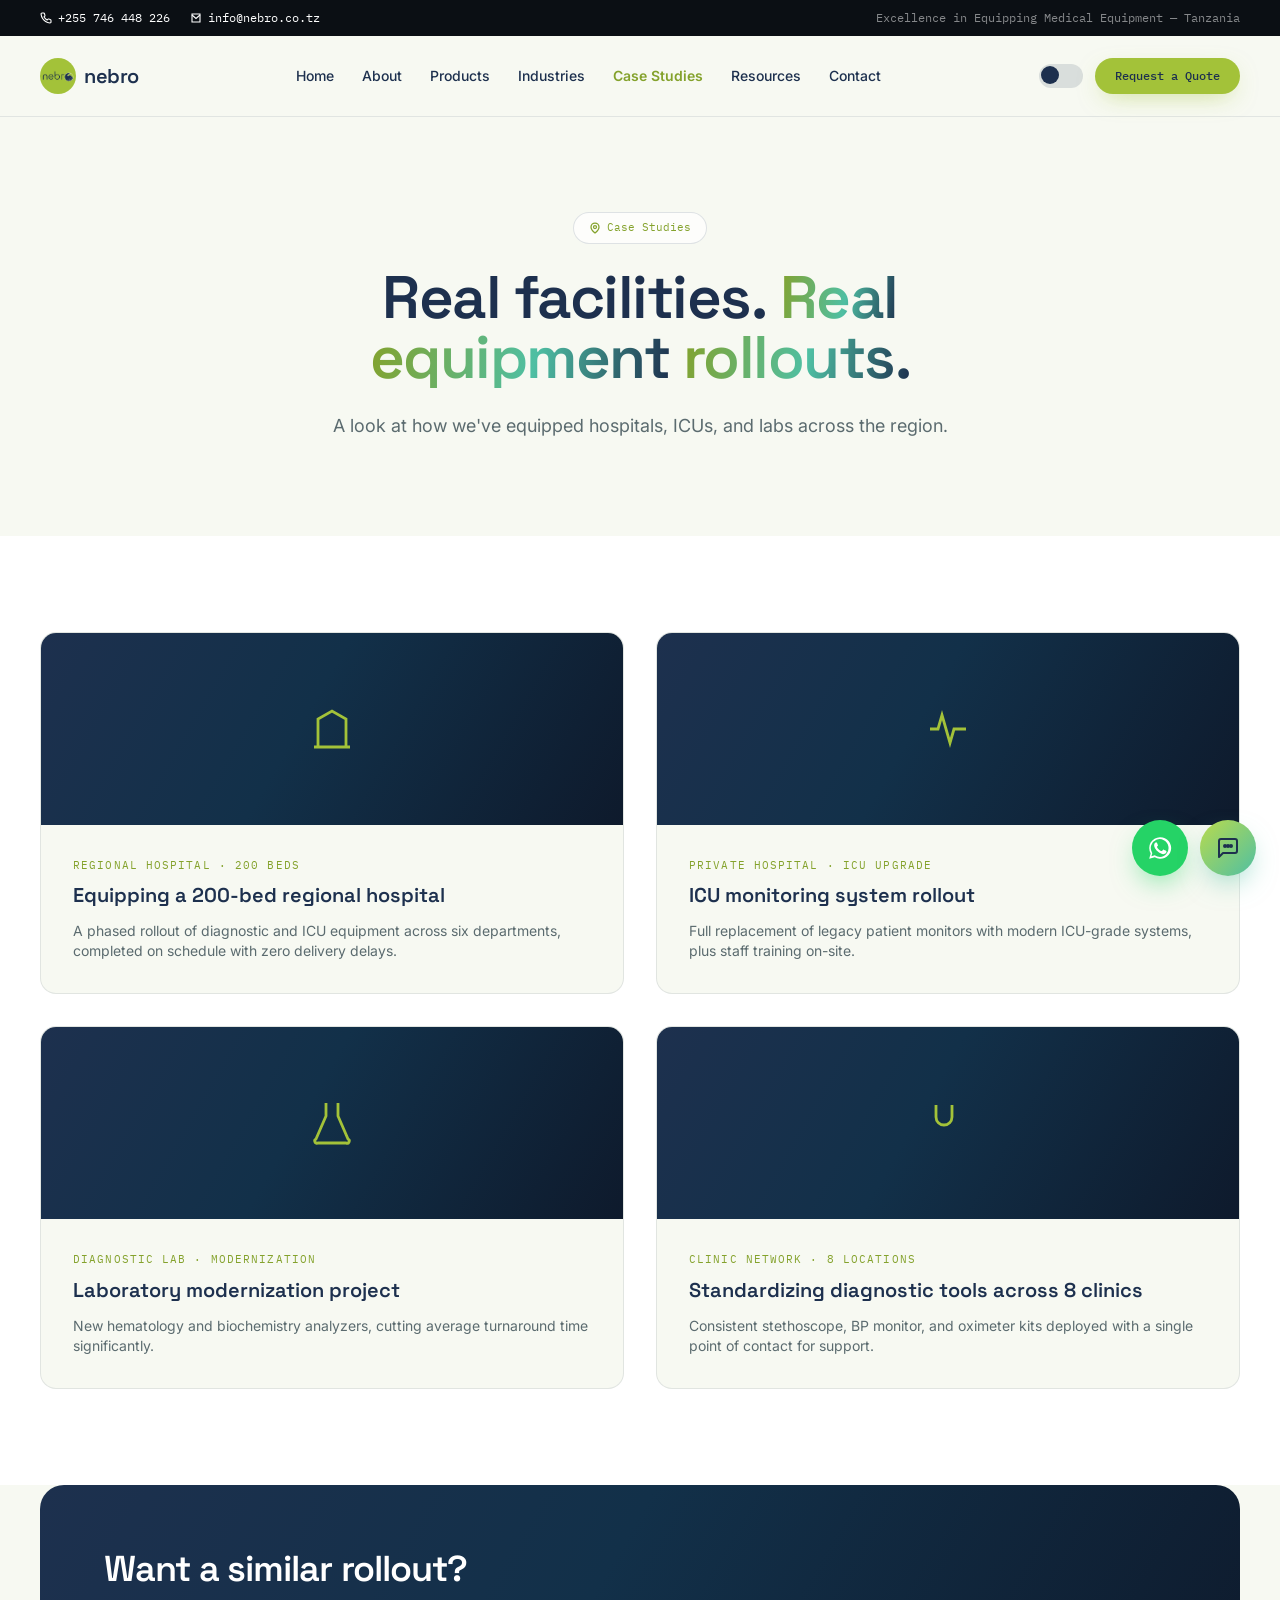
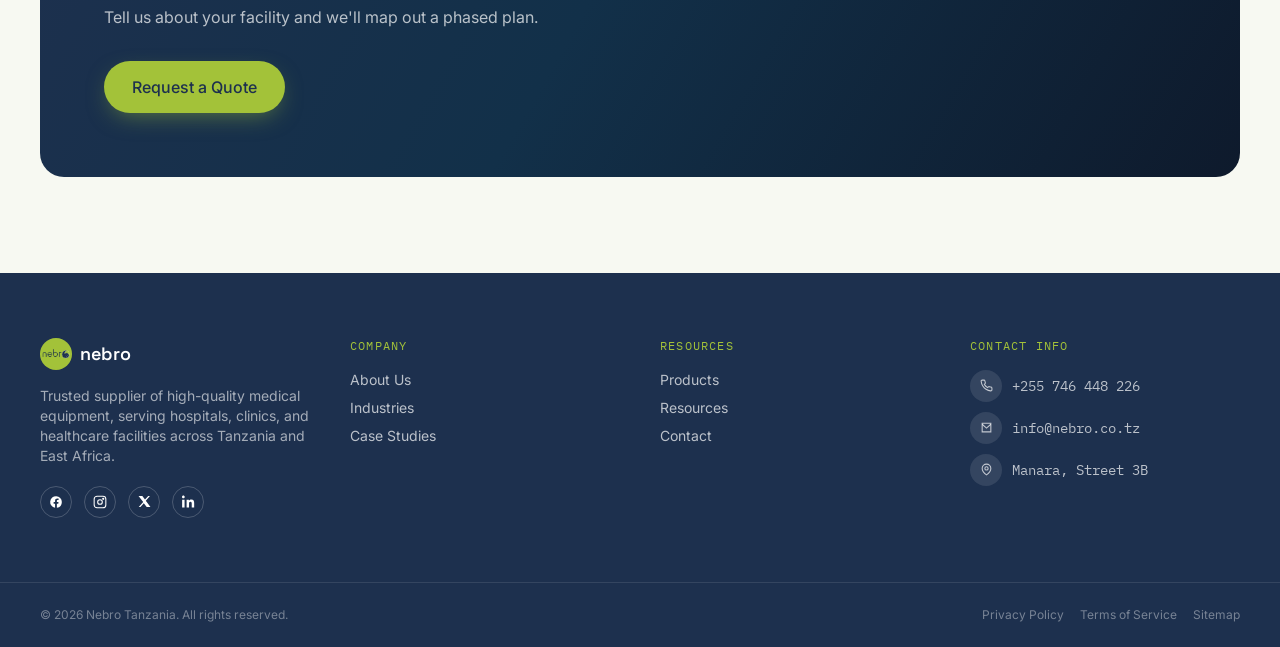
<file: case-studies.html>
<!DOCTYPE html>
<html lang="en">
<head>
<meta charset="UTF-8">
<meta name="viewport" content="width=device-width, initial-scale=1.0">
<title>Case Studies | Nebro</title>
<meta name="description" content="See how Nebro has equipped hospitals, ICUs, and diagnostic labs across Tanzania and East Africa.">
<link rel="icon" href="logo.png" type="image/png">
<link rel="preconnect" href="https://fonts.googleapis.com">
<link href="https://fonts.googleapis.com/css2?family=Space+Grotesk:wght@400;500;600;700&family=Inter:wght@400;500;600;700&family=IBM+Plex+Mono:wght@400;500&display=swap" rel="stylesheet">
<link rel="stylesheet" href="tailwind.css">
<link rel="stylesheet" href="style.css">
</head>
<body class="antialiased">

<header id="site-header" class="fixed top-0 left-0 right-0 z-50">
  <div class="text-white" style="background:var(--ink)">
    <div class="max-w-7xl mx-auto px-6 lg:px-10 h-9 flex items-center justify-between text-xs font-mono">
      <div class="flex items-center gap-4 sm:gap-5">
        <a href="tel:+255621132663" class="flex items-center gap-1.5 hover:text-[var(--lime-bright)] transition">
          <svg width="12" height="12" viewBox="0 0 24 24" fill="none" stroke="currentColor" stroke-width="2.2"><path d="M22 16.92v3a2 2 0 0 1-2.18 2 19.79 19.79 0 0 1-8.63-3.07 19.5 19.5 0 0 1-6-6 19.79 19.79 0 0 1-3.07-8.67A2 2 0 0 1 4.11 2h3a2 2 0 0 1 2 1.72c.127.96.362 1.903.7 2.81a2 2 0 0 1-.45 2.11L8.09 9.91a16 16 0 0 0 6 6l1.27-1.27a2 2 0 0 1 2.11-.45c.907.338 1.85.573 2.81.7A2 2 0 0 1 22 16.92Z"/></svg>
          <span>+255 746 448 226</span>
        </a>
        <a href="mailto:info@nebro.co.tz" class="hidden sm:flex items-center gap-1.5 hover:text-[var(--lime-bright)] transition">
          <svg width="12" height="12" viewBox="0 0 24 24" fill="none" stroke="currentColor" stroke-width="2.2"><path d="M4 4h16v16H4V4Z"/><path d="m4 6 8 7 8-7"/></svg>
          <span>info@nebro.co.tz</span>
        </a>
      </div>
      <span class="hidden md:inline text-white/50">Excellence in Equipping Medical Equipment — Tanzania</span>
    </div>
  </div>
  <div class="bg-[#F7F9F2]/95 backdrop-blur border-b hairline">
    <div class="max-w-7xl mx-auto px-6 lg:px-10 h-20 flex items-center justify-between">
      <a href="index.html" class="flex items-center gap-2 shrink-0">
        <img src="logo.png" alt="Nebro" class="h-9 w-9 rounded-full object-cover" />
        <span class="font-display font-semibold text-xl tracking-tight" style="color:var(--navy)">nebro</span>
      </a>
      <nav class="hidden lg:flex items-center gap-7 font-medium text-sm" style="color:var(--navy)">
      <a href="index.html" class="hover:opacity-70 transition">Home</a>
      <a href="about.html" class="hover:opacity-70 transition">About</a>
      <a href="products.html" class="hover:opacity-70 transition">Products</a>
      <a href="industries.html" class="hover:opacity-70 transition">Industries</a>
      <a href="case-studies.html" class="nav-active hover:opacity-70 transition">Case Studies</a>
      <a href="resources.html" class="hover:opacity-70 transition">Resources</a>
      <a href="contact.html" class="hover:opacity-70 transition">Contact</a>
      </nav>
      <div class="flex items-center gap-3">
        <button id="theme-toggle" aria-label="Toggle dark mode" title="Toggle theme"></button>
        <a href="contact.html" class="hidden sm:inline-flex font-mono text-xs font-medium px-5 py-2.5 rounded-full text-[var(--navy)] transition hover:brightness-95 btn-glow" style="background:var(--lime)">
          Request a Quote
        </a>
        <button id="mobile-menu-toggle" aria-expanded="false" aria-controls="mobile-nav" class="lg:hidden w-10 h-10 flex items-center justify-center rounded-full border hairline" aria-label="Toggle menu">
          <svg id="icon-open" width="20" height="20" viewBox="0 0 24 24" fill="none" stroke="var(--navy)" stroke-width="2" stroke-linecap="round"><path d="M4 6h16M4 12h16M4 18h16"/></svg>
          <svg id="icon-close" width="20" height="20" viewBox="0 0 24 24" fill="none" stroke="var(--navy)" stroke-width="2" stroke-linecap="round" class="hidden"><path d="M6 6l12 12M18 6L6 18"/></svg>
        </button>
      </div>
    </div>
    <nav id="mobile-nav" class="hidden lg:hidden flex-col gap-1 px-6 pb-5 font-medium text-sm border-t hairline" style="color:var(--navy)">
    <a href="index.html" class="py-3">Home</a>
    <a href="about.html" class="py-3">About</a>
    <a href="products.html" class="py-3">Products</a>
    <a href="industries.html" class="py-3">Industries</a>
    <a href="case-studies.html" class="py-3">Case Studies</a>
    <a href="resources.html" class="py-3">Resources</a>
    <a href="contact.html" class="py-3">Contact</a>
      <a href="contact.html" class="mt-2 text-center font-mono text-xs px-5 py-3 rounded-full" style="background:var(--lime); color:var(--navy)">Request a Quote</a>
    </nav>
  </div>
</header>

<main class="pt-[7.25rem]">

  <!-- ================= PAGE HERO ================= -->
  <section class="py-20 md:py-24 text-center" style="background:var(--paper)">
    <div class="max-w-3xl mx-auto px-6 reveal">
      <span class="pill" style="color:var(--lime-deep)">
        <svg width="12" height="12" viewBox="0 0 24 24" fill="none" stroke="currentColor" stroke-width="2.5"><path d="M20 10c0 6-8 12-8 12s-8-6-8-12a8 8 0 0 1 16 0Z"/><circle cx="12" cy="10" r="3"/></svg>
        Case Studies
      </span>
      <h1 class="animate-words font-display font-semibold text-4xl md:text-5xl xl:text-6xl tracking-tight mt-6" style="color:var(--navy)">
        <span class="word" style="transition-delay:0ms">Real</span> <span class="word" style="transition-delay:60ms">facilities.</span> <span class="word text-gradient" style="transition-delay:120ms">Real</span> <span class="word text-gradient" style="transition-delay:180ms">equipment</span> <span class="word text-gradient" style="transition-delay:240ms">rollouts.</span>
      </h1>
      <p class="mt-6 text-lg" style="color:var(--grey)">A look at how we've equipped hospitals, ICUs, and labs across the region.</p>
    </div>
  </section>

  <section class="py-24" style="background:#fff">
    <div class="max-w-7xl mx-auto px-6 lg:px-10 grid md:grid-cols-2 gap-8">
      <div class="reveal card-hover rounded-2xl border hairline overflow-hidden bg-[var(--paper)]">
        <div class="h-48 bg-gradient-brand flex items-center justify-center">
          <svg width="48" height="48" viewBox="0 0 24 24" fill="none" stroke="var(--lime)" stroke-width="1.4"><path d="M3 21h18M5 21V7l7-4 7 4v14"/></svg>
        </div>
        <div class="p-8">
          <p class="font-mono text-[11px] uppercase tracking-widest" style="color:var(--lime-deep)">Regional Hospital · 200 Beds</p>
          <h3 class="font-display font-semibold text-xl mt-2">Equipping a 200-bed regional hospital</h3>
          <p class="text-sm mt-3" style="color:var(--grey)">A phased rollout of diagnostic and ICU equipment across six departments, completed on schedule with zero delivery delays.</p>
        </div>
      </div>
      <div class="reveal card-hover rounded-2xl border hairline overflow-hidden bg-[var(--paper)]" style="transition-delay:.05s">
        <div class="h-48 bg-gradient-brand flex items-center justify-center">
          <svg width="48" height="48" viewBox="0 0 24 24" fill="none" stroke="var(--lime)" stroke-width="1.4"><path d="M3 12h4l2-7 4 14 2-7h6"/></svg>
        </div>
        <div class="p-8">
          <p class="font-mono text-[11px] uppercase tracking-widest" style="color:var(--lime-deep)">Private Hospital · ICU Upgrade</p>
          <h3 class="font-display font-semibold text-xl mt-2">ICU monitoring system rollout</h3>
          <p class="text-sm mt-3" style="color:var(--grey)">Full replacement of legacy patient monitors with modern ICU-grade systems, plus staff training on-site.</p>
        </div>
      </div>
      <div class="reveal card-hover rounded-2xl border hairline overflow-hidden bg-[var(--paper)]" style="transition-delay:.1s">
        <div class="h-48 bg-gradient-brand flex items-center justify-center">
          <svg width="48" height="48" viewBox="0 0 24 24" fill="none" stroke="var(--lime)" stroke-width="1.4"><path d="M9 2v6.5L4 20a1 1 0 0 0 1 2h14a1 1 0 0 0 1-2l-5-11.5V2"/></svg>
        </div>
        <div class="p-8">
          <p class="font-mono text-[11px] uppercase tracking-widest" style="color:var(--lime-deep)">Diagnostic Lab · Modernization</p>
          <h3 class="font-display font-semibold text-xl mt-2">Laboratory modernization project</h3>
          <p class="text-sm mt-3" style="color:var(--grey)">New hematology and biochemistry analyzers, cutting average turnaround time significantly.</p>
        </div>
      </div>
      <div class="reveal card-hover rounded-2xl border hairline overflow-hidden bg-[var(--paper)]" style="transition-delay:.15s">
        <div class="h-48 bg-gradient-brand flex items-center justify-center">
          <svg width="48" height="48" viewBox="0 0 24 24" fill="none" stroke="var(--lime)" stroke-width="1.4"><path d="M6 3v6a4 4 0 0 0 4 4h0a4 4 0 0 0 4-4V3"/></svg>
        </div>
        <div class="p-8">
          <p class="font-mono text-[11px] uppercase tracking-widest" style="color:var(--lime-deep)">Clinic Network · 8 Locations</p>
          <h3 class="font-display font-semibold text-xl mt-2">Standardizing diagnostic tools across 8 clinics</h3>
          <p class="text-sm mt-3" style="color:var(--grey)">Consistent stethoscope, BP monitor, and oximeter kits deployed with a single point of contact for support.</p>
        </div>
      </div>
    </div>
  </section>

  <section class="px-6 lg:px-10 pb-24">
    <div class="max-w-7xl mx-auto rounded-3xl p-10 sm:p-12 md:p-16 reveal relative overflow-hidden bg-gradient-brand">
      <div class="relative z-10 max-w-xl">
        <h2 class="font-display font-semibold text-3xl md:text-4xl text-white tracking-tight">Want a similar rollout?</h2>
        <p class="mt-4 text-white/70">Tell us about your facility and we'll map out a phased plan.</p>
        <a href="contact.html" class="inline-block mt-8 font-medium px-7 py-3.5 rounded-full btn-glow" style="background:var(--lime); color:var(--navy)">Request a Quote</a>
      </div>
    </div>
  </section>

</main>

<footer class="border-t hairline" style="background:var(--navy)">
  <div class="max-w-7xl mx-auto px-6 lg:px-10 py-16 grid sm:grid-cols-2 md:grid-cols-4 gap-10">
    <div class="sm:col-span-2 md:col-span-1">
      <div class="flex items-center gap-2 mb-4">
        <img src="logo.png" alt="Nebro" class="h-8 w-8 rounded-full object-cover" />
        <span class="font-display font-semibold text-lg text-white">nebro</span>
      </div>
      <p id="footer-blurb-text" class="text-sm text-white/60 max-w-xs">Trusted supplier of high-quality medical equipment, serving hospitals, clinics, and healthcare facilities across Tanzania and East Africa.</p>
      <div class="flex items-center gap-3 mt-5">
        <a href="#" aria-label="Facebook" class="w-8 h-8 rounded-full border border-white/20 flex items-center justify-center hover:border-[var(--lime)] transition"><svg width="14" height="14" viewBox="0 0 24 24" fill="#fff"><path d="M22 12a10 10 0 1 0-11.6 9.9v-7H7.9V12h2.5V9.8c0-2.5 1.5-3.9 3.8-3.9 1.1 0 2.2.2 2.2.2v2.5h-1.3c-1.2 0-1.6.8-1.6 1.6V12h2.8l-.4 2.9h-2.4v7A10 10 0 0 0 22 12Z"/></svg></a>
        <a href="#" aria-label="Instagram" class="w-8 h-8 rounded-full border border-white/20 flex items-center justify-center hover:border-[var(--lime)] transition"><svg width="14" height="14" viewBox="0 0 24 24" fill="none" stroke="#fff" stroke-width="1.8"><rect x="2" y="2" width="20" height="20" rx="5"/><circle cx="12" cy="12" r="4"/><circle cx="17.5" cy="6.5" r="1"/></svg></a>
        <a href="#" aria-label="Twitter / X" class="w-8 h-8 rounded-full border border-white/20 flex items-center justify-center hover:border-[var(--lime)] transition"><svg width="13" height="13" viewBox="0 0 24 24" fill="#fff"><path d="M18.9 2H22l-7.6 8.6L23 22h-6.9l-5.4-6.7L4.5 22H1.4l8.2-9.3L1 2h7l4.9 6.1L18.9 2Z"/></svg></a>
        <a href="#" aria-label="LinkedIn" class="w-8 h-8 rounded-full border border-white/20 flex items-center justify-center hover:border-[var(--lime)] transition"><svg width="13" height="13" viewBox="0 0 24 24" fill="#fff"><path d="M4.98 3.5C4.98 4.9 3.9 6 2.5 6S0 4.9 0 3.5 1.1 1 2.5 1s2.48 1.1 2.48 2.5ZM.24 8.75h4.5V23H.24V8.75ZM8.5 8.75h4.3v1.95h.06c.6-1.1 2.06-2.26 4.24-2.26 4.53 0 5.37 2.98 5.37 6.86V23h-4.5v-6.9c0-1.65-.03-3.77-2.3-3.77-2.3 0-2.66 1.8-2.66 3.65V23H8.5V8.75Z"/></svg></a>
      </div>
    </div>
    <div>
      <p class="font-mono text-xs uppercase tracking-widest mb-4" style="color:var(--lime)">Company</p>
      <ul class="space-y-2 text-sm text-white/70">
        <li><a href="about.html" class="hover:text-white transition">About Us</a></li>
        <li><a href="industries.html" class="hover:text-white transition">Industries</a></li>
        <li><a href="case-studies.html" class="hover:text-white transition">Case Studies</a></li>
      </ul>
    </div>
    <div>
      <p class="font-mono text-xs uppercase tracking-widest mb-4" style="color:var(--lime)">Resources</p>
      <ul class="space-y-2 text-sm text-white/70">
        <li><a href="products.html" class="hover:text-white transition">Products</a></li>
        <li><a href="resources.html" class="hover:text-white transition">Resources</a></li>
        <li><a href="contact.html" class="hover:text-white transition">Contact</a></li>
      </ul>
    </div>
    <div>
      <p class="font-mono text-xs uppercase tracking-widest mb-4" style="color:var(--lime)">Contact Info</p>
      <div class="flex flex-col gap-2.5">
        <a href="tel:+255621132663" class="flex items-center gap-2.5 text-sm text-white/70 hover:text-white transition group">
          <span class="w-8 h-8 rounded-full flex items-center justify-center shrink-0 bg-white/10 group-hover:bg-[var(--lime)] transition">
            <svg width="13" height="13" viewBox="0 0 24 24" fill="none" stroke="currentColor" stroke-width="2"><path d="M22 16.92v3a2 2 0 0 1-2.18 2 19.79 19.79 0 0 1-8.63-3.07 19.5 19.5 0 0 1-6-6 19.79 19.79 0 0 1-3.07-8.67A2 2 0 0 1 4.11 2h3a2 2 0 0 1 2 1.72c.127.96.362 1.903.7 2.81a2 2 0 0 1-.45 2.11L8.09 9.91a16 16 0 0 0 6 6l1.27-1.27a2 2 0 0 1 2.11-.45c.907.338 1.85.573 2.81.7A2 2 0 0 1 22 16.92Z"/></svg>
          </span>
          <span class="font-mono" id="footer-phone-text">+255 746 448 226</span>
        </a>
        <a href="mailto:info@nebro.co.tz" class="flex items-center gap-2.5 text-sm text-white/70 hover:text-white transition group">
          <span class="w-8 h-8 rounded-full flex items-center justify-center shrink-0 bg-white/10 group-hover:bg-[var(--lime)] transition">
            <svg width="13" height="13" viewBox="0 0 24 24" fill="none" stroke="currentColor" stroke-width="2"><path d="M4 4h16v16H4V4Z"/><path d="m4 6 8 7 8-7"/></svg>
          </span>
          <span class="font-mono">info@nebro.co.tz</span>
        </a>
        <a href="https://maps.google.com/?q=Katalabo+Lumumba+Complex+Dar+es+Salaam" target="_blank" rel="noopener" class="flex items-center gap-2.5 text-sm text-white/70 hover:text-white transition group">
          <span class="w-8 h-8 rounded-full flex items-center justify-center shrink-0 bg-white/10 group-hover:bg-[var(--lime)] transition">
            <svg width="13" height="13" viewBox="0 0 24 24" fill="none" stroke="currentColor" stroke-width="2"><path d="M20 10c0 6-8 12-8 12s-8-6-8-12a8 8 0 0 1 16 0Z"/><circle cx="12" cy="10" r="3"/></svg>
          </span>
          <span class="font-mono" id="footer-address-text">Manara, Street 3B</span>
        </a>
      </div>
    </div>
  </div>
  <div class="border-t border-white/10 py-6 px-6 lg:px-10 max-w-7xl mx-auto text-xs text-white/40 flex justify-between flex-wrap gap-2">
    <span>© 2026 Nebro Tanzania. All rights reserved.</span>
    <span class="flex gap-4"><a href="#" class="hover:text-white/70">Privacy Policy</a><a href="#" class="hover:text-white/70">Terms of Service</a><a href="#" class="hover:text-white/70">Sitemap</a></span>
  </div>
</footer>

<!-- ================= WHATSAPP BUTTON ================= -->
<a id="whatsapp-button" href="https://wa.me/255621132663?text=Hi%20Nebro%2C%20I%27d%20like%20to%20ask%20about%20your%20equipment" target="_blank" rel="noopener" aria-label="Chat on WhatsApp">
  <svg width="26" height="26" viewBox="0 0 24 24" fill="#fff"><path d="M17.5 14.4c-.3-.1-1.7-.8-2-.9-.3-.1-.5-.1-.7.1-.2.3-.8.9-.9 1.1-.2.2-.3.2-.6.1-.3-.1-1.3-.5-2.4-1.5-.9-.8-1.5-1.8-1.6-2.1-.2-.3 0-.5.1-.6.1-.1.3-.3.4-.5.1-.1.2-.3.3-.4.1-.2 0-.4 0-.5C10 9 9.5 7.8 9.3 7.3c-.2-.5-.4-.4-.5-.4h-.5c-.2 0-.5.1-.7.3-.2.3-1 1-1 2.4s1 2.8 1.1 3c.1.2 2 3 4.8 4.3.7.3 1.2.5 1.6.6.7.2 1.3.2 1.8.1.5-.1 1.7-.7 1.9-1.4.2-.7.2-1.2.2-1.4-.1-.1-.3-.2-.6-.3Z"/><path d="M12 2a10 10 0 0 0-8.6 15L2 22l5.2-1.4A10 10 0 1 0 12 2Zm0 18.2c-1.6 0-3.2-.4-4.5-1.2l-.3-.2-3.1.8.8-3-.2-.3a8.2 8.2 0 1 1 7.3 3.9Z"/></svg>
</a>

<!-- ================= AI ASSISTANT WIDGET ================= -->
<button id="ai-widget-button" aria-label="Open Nebro assistant">
  <svg width="24" height="24" viewBox="0 0 24 24" fill="none" stroke="var(--navy)" stroke-width="2" stroke-linecap="round" stroke-linejoin="round"><path d="M21 15a2 2 0 0 1-2 2H7l-4 4V5a2 2 0 0 1 2-2h14a2 2 0 0 1 2 2v10Z"/><circle cx="9" cy="10" r="1" fill="var(--navy)"/><circle cx="12" cy="10" r="1" fill="var(--navy)"/><circle cx="15" cy="10" r="1" fill="var(--navy)"/></svg>
</button>

<div id="ai-widget-panel">
  <div class="px-5 py-4 flex items-center justify-between" style="background:var(--navy)">
    <div class="flex items-center gap-2">
      <span class="w-8 h-8 rounded-full flex items-center justify-center" style="background:var(--lime)">
        <svg width="15" height="15" viewBox="0 0 24 24" fill="none" stroke="var(--navy)" stroke-width="2.2"><path d="M21 15a2 2 0 0 1-2 2H7l-4 4V5a2 2 0 0 1 2-2h14a2 2 0 0 1 2 2v10Z"/></svg>
      </span>
      <div>
        <p class="font-display font-semibold text-sm text-white leading-tight">Nebro Assistant</p>
        <p class="text-[11px] text-white/50 leading-tight">Ask about products or a quote</p>
      </div>
    </div>
    <button id="ai-widget-close" aria-label="Close" class="w-7 h-7 rounded-full flex items-center justify-center hover:bg-white/10">
      <svg width="14" height="14" viewBox="0 0 24 24" fill="none" stroke="#fff" stroke-width="2"><path d="M6 6l12 12M18 6L6 18"/></svg>
    </button>
  </div>
  <div id="ai-widget-messages" class="flex-1 p-4 flex flex-col gap-3 overflow-y-auto" style="min-height:220px">
    <div class="ai-msg bot">Hi, I'm the Nebro assistant (front-end preview). Ask me about diagnostic, laboratory, or surgical &amp; ICU equipment.</div>
  </div>
  <form id="ai-widget-form" class="p-3 border-t hairline flex items-center gap-2">
    <input id="ai-widget-input" type="text" placeholder="Type a question..." class="flex-1 px-4 py-2.5 rounded-full border hairline text-sm focus:outline-none focus:ring-2" style="--tw-ring-color:var(--lime)" autocomplete="off" />
    <button type="submit" aria-label="Send" class="w-9 h-9 rounded-full flex items-center justify-center shrink-0" style="background:var(--navy)">
      <svg width="15" height="15" viewBox="0 0 24 24" fill="none" stroke="var(--lime)" stroke-width="2.2"><path d="m22 2-7 20-4-9-9-4Z"/></svg>
    </button>
  </form>
</div>

<script src="vendor/supabase.js"></script>
<script src="supabase-config.js"></script>
<script src="script.js"></script>
</body>
</html>
</file>
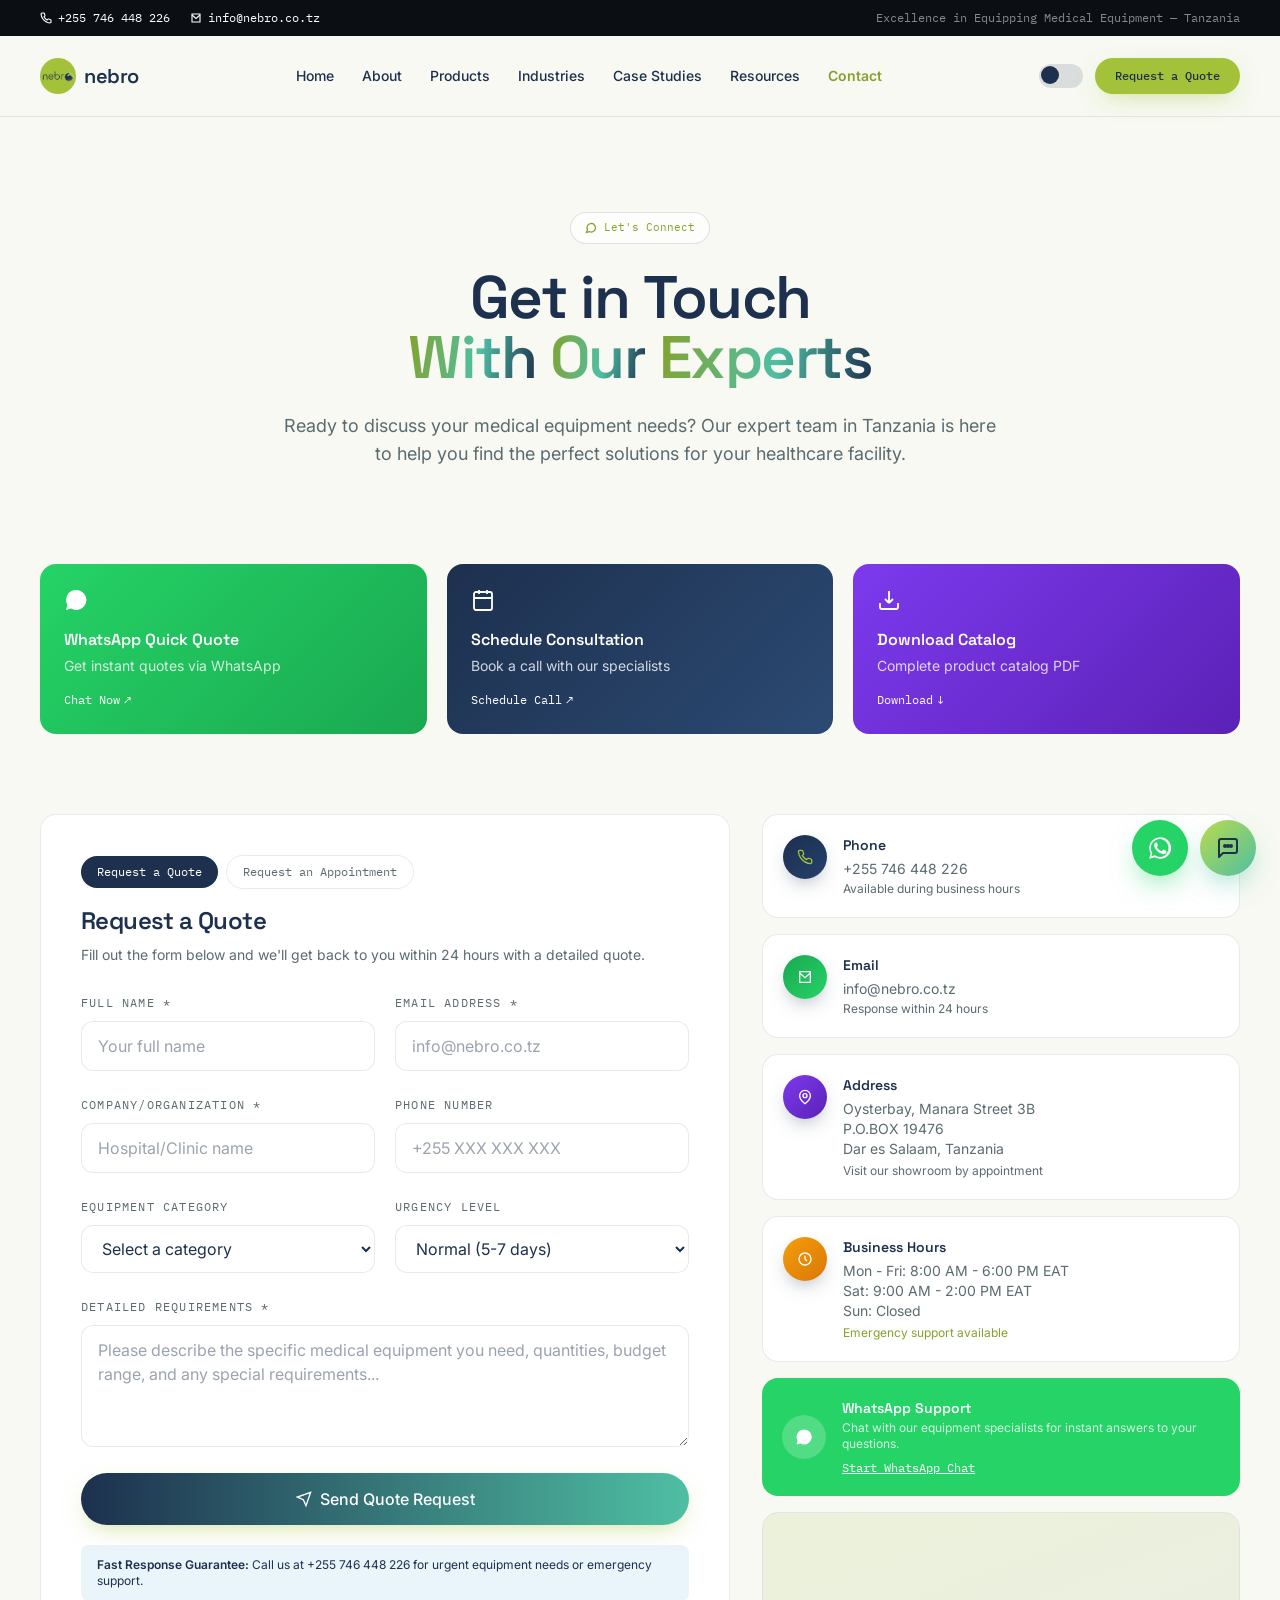
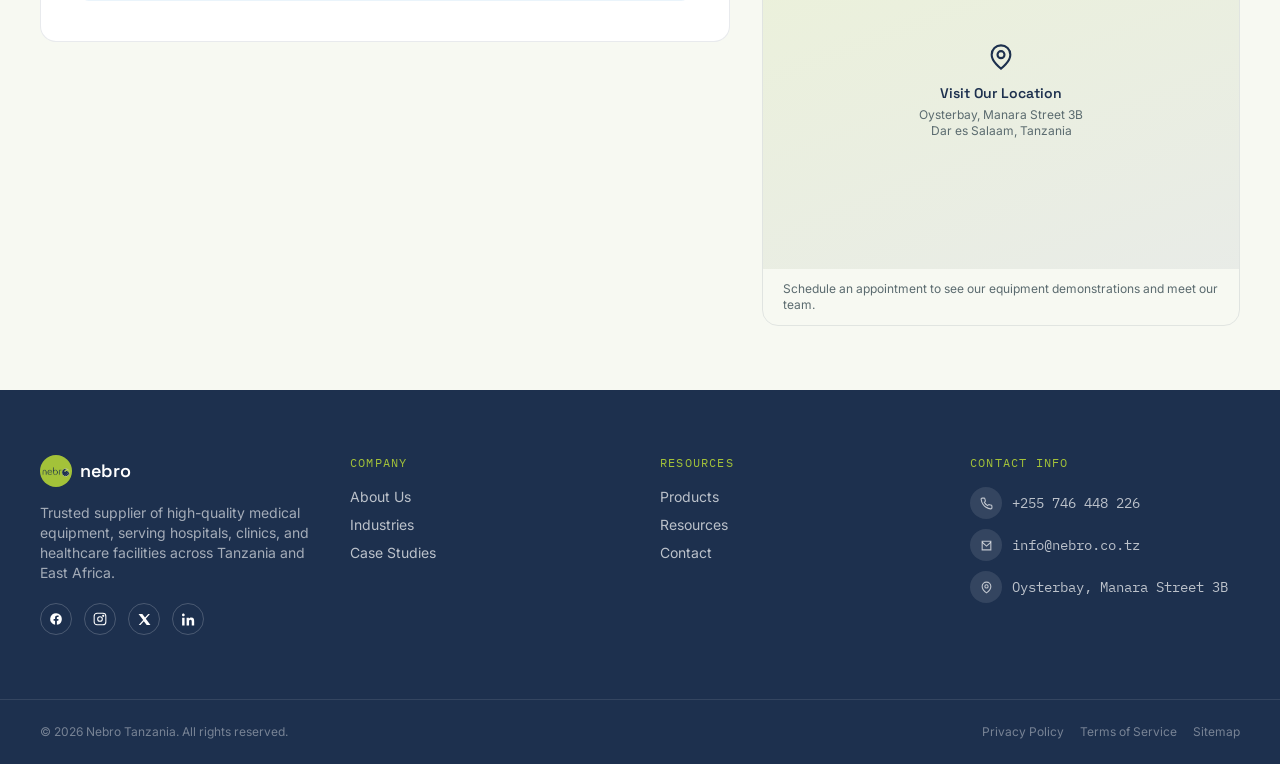
<file: contact.html>
<!DOCTYPE html>
<html lang="en">
<head>
<meta charset="UTF-8">
<meta name="viewport" content="width=device-width, initial-scale=1.0">
<title>Contact Nebro | Request a Quote</title>
<meta name="description" content="Get in touch with Nebro for a personalized medical equipment quote for your facility in Tanzania or East Africa.">
<link rel="preconnect" href="https://fonts.googleapis.com">
<link href="https://fonts.googleapis.com/css2?family=Space+Grotesk:wght@400;500;600;700&family=Inter:wght@400;500;600&family=IBM+Plex+Mono:wght@400;500&display=swap" rel="stylesheet">
<link rel="icon" href="logo.png" type="image/png">
<link rel="stylesheet" href="tailwind.css">
<link rel="stylesheet" href="style.css">
</head>
<body class="antialiased">

<!-- ================= HEADER ================= -->
<header id="site-header" class="fixed top-0 left-0 right-0 z-50">
  <div class="text-white" style="background:var(--ink)">
    <div class="max-w-7xl mx-auto px-6 lg:px-10 h-9 flex items-center justify-between text-xs font-mono">
      <div class="flex items-center gap-4 sm:gap-5">
        <a href="tel:+255621132663" class="flex items-center gap-1.5 hover:text-[var(--lime-bright)] transition">
          <svg width="12" height="12" viewBox="0 0 24 24" fill="none" stroke="currentColor" stroke-width="2.2"><path d="M22 16.92v3a2 2 0 0 1-2.18 2 19.79 19.79 0 0 1-8.63-3.07 19.5 19.5 0 0 1-6-6 19.79 19.79 0 0 1-3.07-8.67A2 2 0 0 1 4.11 2h3a2 2 0 0 1 2 1.72c.127.96.362 1.903.7 2.81a2 2 0 0 1-.45 2.11L8.09 9.91a16 16 0 0 0 6 6l1.27-1.27a2 2 0 0 1 2.11-.45c.907.338 1.85.573 2.81.7A2 2 0 0 1 22 16.92Z"/></svg>
          <span>+255 746 448 226</span>
        </a>
        <a href="mailto:info@nebro.co.tz" class="hidden sm:flex items-center gap-1.5 hover:text-[var(--lime-bright)] transition">
          <svg width="12" height="12" viewBox="0 0 24 24" fill="none" stroke="currentColor" stroke-width="2.2"><path d="M4 4h16v16H4V4Z"/><path d="m4 6 8 7 8-7"/></svg>
          <span>info@nebro.co.tz</span>
        </a>
      </div>
      <span class="hidden md:inline text-white/50">Excellence in Equipping Medical Equipment — Tanzania</span>
    </div>
  </div>
  <div class="bg-[#F7F9F2]/95 backdrop-blur border-b hairline">
    <div class="max-w-7xl mx-auto px-6 lg:px-10 h-20 flex items-center justify-between">
      <a href="index.html" class="flex items-center gap-2 shrink-0">
        <img src="logo.png" alt="Nebro" class="h-9 w-9 rounded-full object-cover" />
        <span class="font-display font-semibold text-xl tracking-tight" style="color:var(--navy)">nebro</span>
      </a>
      <nav class="hidden lg:flex items-center gap-7 font-medium text-sm" style="color:var(--navy)">
      <a href="index.html" class="hover:opacity-70 transition">Home</a>
      <a href="about.html" class="hover:opacity-70 transition">About</a>
      <a href="products.html" class="hover:opacity-70 transition">Products</a>
      <a href="industries.html" class="hover:opacity-70 transition">Industries</a>
      <a href="case-studies.html" class="hover:opacity-70 transition">Case Studies</a>
      <a href="resources.html" class="hover:opacity-70 transition">Resources</a>
      <a href="contact.html" class="nav-active hover:opacity-70 transition">Contact</a>
      </nav>
      <div class="flex items-center gap-3">
        <button id="theme-toggle" aria-label="Toggle dark mode" title="Toggle theme"></button>
        <a href="contact.html" class="hidden sm:inline-flex font-mono text-xs font-medium px-5 py-2.5 rounded-full text-[var(--navy)] transition hover:brightness-95 btn-glow" style="background:var(--lime)">
          Request a Quote
        </a>
        <button id="mobile-menu-toggle" aria-expanded="false" aria-controls="mobile-nav" class="lg:hidden w-10 h-10 flex items-center justify-center rounded-full border hairline" aria-label="Toggle menu">
          <svg id="icon-open" width="20" height="20" viewBox="0 0 24 24" fill="none" stroke="var(--navy)" stroke-width="2" stroke-linecap="round"><path d="M4 6h16M4 12h16M4 18h16"/></svg>
          <svg id="icon-close" width="20" height="20" viewBox="0 0 24 24" fill="none" stroke="var(--navy)" stroke-width="2" stroke-linecap="round" class="hidden"><path d="M6 6l12 12M18 6L6 18"/></svg>
        </button>
      </div>
    </div>
    <nav id="mobile-nav" class="hidden lg:hidden flex-col gap-1 px-6 pb-5 font-medium text-sm border-t hairline" style="color:var(--navy)">
    <a href="index.html" class="py-3">Home</a>
    <a href="about.html" class="py-3">About</a>
    <a href="products.html" class="py-3">Products</a>
    <a href="industries.html" class="py-3">Industries</a>
    <a href="case-studies.html" class="py-3">Case Studies</a>
    <a href="resources.html" class="py-3">Resources</a>
    <a href="contact.html" class="py-3">Contact</a>
      <a href="contact.html" class="mt-2 text-center font-mono text-xs px-5 py-3 rounded-full" style="background:var(--lime); color:var(--navy)">Request a Quote</a>
    </nav>
  </div>
</header>

<main class="pt-[7.25rem]">

  <!-- ================= PAGE HERO ================= -->
  <section class="py-20 md:py-24 text-center" style="background:var(--paper)">
    <div class="max-w-3xl mx-auto px-6 reveal">
      <span class="pill" style="color:var(--lime-deep)">
        <svg width="12" height="12" viewBox="0 0 24 24" fill="none" stroke="currentColor" stroke-width="2.5"><path d="m3 21 1.9-5.7a8.5 8.5 0 1 1 3.8 3.8L3 21Z"/></svg>
        Let's Connect
      </span>
      <h1 class="animate-words font-display font-semibold text-4xl md:text-5xl xl:text-6xl tracking-tight mt-6" style="color:var(--navy)">
        <span class="word" style="transition-delay:0ms">Get</span> <span class="word" style="transition-delay:60ms">in</span> <span class="word" style="transition-delay:120ms">Touch</span><br/>
        <span class="word text-gradient" style="transition-delay:180ms">With</span> <span class="word text-gradient" style="transition-delay:240ms">Our</span> <span class="word text-gradient" style="transition-delay:300ms">Experts</span>
      </h1>
      <p class="mt-6 text-lg" style="color:var(--grey)">Ready to discuss your medical equipment needs? Our expert team in Tanzania is here to help you find the perfect solutions for your healthcare facility.</p>
    </div>
  </section>

  <!-- ================= QUICK ACTIONS ================= -->
  <section class="pb-4" style="background:var(--paper)">
    <div class="max-w-7xl mx-auto px-6 lg:px-10 grid sm:grid-cols-3 gap-5">
      <a href="https://wa.me/255621132663" target="_blank" rel="noopener" class="reveal card-hover rounded-2xl p-6 text-white" style="background:linear-gradient(135deg,#25D366,#1aa851)">
        <svg width="24" height="24" viewBox="0 0 24 24" fill="#fff"><path d="M17.5 14.4c-.3-.1-1.7-.8-2-.9-.3-.1-.5-.1-.7.1-.2.3-.8.9-.9 1.1-.2.2-.3.2-.6.1-.3-.1-1.3-.5-2.4-1.5-.9-.8-1.5-1.8-1.6-2.1-.2-.3 0-.5.1-.6.1-.1.3-.3.4-.5.1-.1.2-.3.3-.4.1-.2 0-.4 0-.5C10 9 9.5 7.8 9.3 7.3c-.2-.5-.4-.4-.5-.4h-.5c-.2 0-.5.1-.7.3-.2.3-1 1-1 2.4s1 2.8 1.1 3c.1.2 2 3 4.8 4.3.7.3 1.2.5 1.6.6.7.2 1.3.2 1.8.1.5-.1 1.7-.7 1.9-1.4.2-.7.2-1.2.2-1.4-.1-.1-.3-.2-.6-.3Z"/><path d="M12 2a10 10 0 0 0-8.6 15L2 22l5.2-1.4A10 10 0 1 0 12 2Z"/></svg>
        <p class="font-display font-semibold mt-4">WhatsApp Quick Quote</p>
        <p class="text-sm text-white/80 mt-1">Get instant quotes via WhatsApp</p>
        <p class="font-mono text-xs mt-4 inline-flex items-center gap-1">Chat Now <span aria-hidden="true">↗</span></p>
      </a>
      <a href="tel:+255621132663" class="reveal card-hover rounded-2xl p-6 text-white" style="background:linear-gradient(135deg,#1D304E,#2C4A73); transition-delay:.05s">
        <svg width="24" height="24" viewBox="0 0 24 24" fill="none" stroke="#fff" stroke-width="1.8"><rect x="3" y="4" width="18" height="18" rx="2"/><path d="M16 2v4M8 2v4M3 10h18"/></svg>
        <p class="font-display font-semibold mt-4">Schedule Consultation</p>
        <p class="text-sm text-white/80 mt-1">Book a call with our specialists</p>
        <p class="font-mono text-xs mt-4 inline-flex items-center gap-1">Schedule Call <span aria-hidden="true">↗</span></p>
      </a>
      <a href="resources.html" class="reveal card-hover rounded-2xl p-6 text-white" style="background:linear-gradient(135deg,#7C3AED,#5B21B6); transition-delay:.1s">
        <svg width="24" height="24" viewBox="0 0 24 24" fill="none" stroke="#fff" stroke-width="1.8"><path d="M12 15V3m0 12-4-4m4 4 4-4M3 15v4a2 2 0 0 0 2 2h14a2 2 0 0 0 2-2v-4"/></svg>
        <p class="font-display font-semibold mt-4">Download Catalog</p>
        <p class="text-sm text-white/80 mt-1">Complete product catalog PDF</p>
        <p class="font-mono text-xs mt-4 inline-flex items-center gap-1">Download <span aria-hidden="true">↓</span></p>
      </a>
    </div>
  </section>

  <!-- ================= FORM + INFO ================= -->
  <section class="py-16" style="background:var(--paper)">
    <div class="max-w-7xl mx-auto px-6 lg:px-10 grid lg:grid-cols-[1.3fr_0.9fr] gap-8 items-start">

      <div class="reveal rounded-2xl border hairline bg-white p-8 md:p-10">
        <div class="flex flex-wrap items-center gap-2 mb-2">
          <button type="button" id="tab-quote" class="form-tab-btn font-mono text-xs px-4 py-2 rounded-full" data-tab="quote" aria-pressed="true">Request a Quote</button>
          <button type="button" id="tab-appointment" class="form-tab-btn font-mono text-xs px-4 py-2 rounded-full border hairline" data-tab="appointment" aria-pressed="false">Request an Appointment</button>
        </div>
        <h2 id="form-heading" class="font-display font-semibold text-2xl tracking-tight mt-4" style="color:var(--navy)">Request a Quote</h2>
        <p id="form-subheading" class="text-sm mt-2" style="color:var(--grey)">Fill out the form below and we'll get back to you within 24 hours with a detailed quote.</p>

        <form id="quote-form" class="grid gap-5 mt-6">
          <div class="grid sm:grid-cols-2 gap-5">
            <div>
              <label class="font-mono text-xs uppercase tracking-widest" style="color:var(--grey)">Full Name *</label>
              <input type="text" required placeholder="Your full name" class="mt-2 w-full px-4 py-3 rounded-xl border hairline bg-white focus:outline-none focus:ring-2" style="--tw-ring-color:var(--lime)" />
            </div>
            <div>
              <label class="font-mono text-xs uppercase tracking-widest" style="color:var(--grey)">Email Address *</label>
              <input type="email" required placeholder="info@nebro.co.tz" class="mt-2 w-full px-4 py-3 rounded-xl border hairline bg-white focus:outline-none focus:ring-2" style="--tw-ring-color:var(--lime)" />
            </div>
          </div>
          <div class="grid sm:grid-cols-2 gap-5">
            <div>
              <label class="font-mono text-xs uppercase tracking-widest" style="color:var(--grey)">Company/Organization *</label>
              <input type="text" required placeholder="Hospital/Clinic name" class="mt-2 w-full px-4 py-3 rounded-xl border hairline bg-white focus:outline-none focus:ring-2" style="--tw-ring-color:var(--lime)" />
            </div>
            <div>
              <label class="font-mono text-xs uppercase tracking-widest" style="color:var(--grey)">Phone Number</label>
              <input type="text" placeholder="+255 XXX XXX XXX" class="mt-2 w-full px-4 py-3 rounded-xl border hairline bg-white focus:outline-none focus:ring-2" style="--tw-ring-color:var(--lime)" />
            </div>
          </div>
          <div class="grid sm:grid-cols-2 gap-5">
            <div>
              <label class="font-mono text-xs uppercase tracking-widest" style="color:var(--grey)">Equipment Category</label>
              <select class="mt-2 w-full px-4 py-3 rounded-xl border hairline bg-white focus:outline-none focus:ring-2" style="--tw-ring-color:var(--lime)">
                <option>Select a category</option>
                <option>Diagnostic Devices</option>
                <option>Laboratory Equipment</option>
                <option>Surgical &amp; ICU</option>
                <option>Not sure yet</option>
              </select>
            </div>
            <div id="urgency-field">
              <label class="font-mono text-xs uppercase tracking-widest" style="color:var(--grey)">Urgency Level</label>
              <select class="mt-2 w-full px-4 py-3 rounded-xl border hairline bg-white focus:outline-none focus:ring-2" style="--tw-ring-color:var(--lime)">
                <option>Normal (5-7 days)</option>
                <option>Urgent (48 hours)</option>
                <option>Emergency (same day)</option>
              </select>
            </div>
          </div>
          <div>
            <label id="details-label" class="font-mono text-xs uppercase tracking-widest" style="color:var(--grey)">Detailed Requirements *</label>
            <textarea rows="4" required placeholder="Please describe the specific medical equipment you need, quantities, budget range, and any special requirements..." class="mt-2 w-full px-4 py-3 rounded-xl border hairline bg-white focus:outline-none focus:ring-2" style="--tw-ring-color:var(--lime)"></textarea>
          </div>
          <button type="submit" id="form-submit-btn" class="font-medium px-8 py-3.5 rounded-full text-white transition hover:brightness-110 flex items-center justify-center gap-2 btn-glow" style="background:linear-gradient(90deg,var(--navy),var(--mint))">
            <svg width="16" height="16" viewBox="0 0 24 24" fill="none" stroke="#fff" stroke-width="2"><path d="m22 2-7 20-4-9-9-4Z"/></svg>
            Send Quote Request
          </button>
          <p id="form-feedback" class="hidden text-xs rounded-lg px-4 py-3" style="color:var(--navy); background:var(--lime)"></p>
          <p class="text-xs rounded-lg px-4 py-3" style="background:#EAF4FB; color:var(--navy)">
            <span class="font-semibold">Fast Response Guarantee:</span> Call us at +255 746 448 226 for urgent equipment needs or emergency support.
          </p>
        </form>
      </div>

      <div class="space-y-4">
        <div class="reveal rounded-2xl border hairline bg-white p-5 flex items-start gap-4">
          <span class="icon-badge"><svg width="16" height="16" viewBox="0 0 24 24" fill="none" stroke="var(--lime)" stroke-width="2"><path d="M22 16.92v3a2 2 0 0 1-2.18 2 19.79 19.79 0 0 1-8.63-3.07 19.5 19.5 0 0 1-6-6 19.79 19.79 0 0 1-3.07-8.67A2 2 0 0 1 4.11 2h3a2 2 0 0 1 2 1.72c.127.96.362 1.903.7 2.81a2 2 0 0 1-.45 2.11L8.09 9.91a16 16 0 0 0 6 6l1.27-1.27a2 2 0 0 1 2.11-.45c.907.338 1.85.573 2.81.7A2 2 0 0 1 22 16.92Z"/></svg></span>
          <div>
            <p class="font-display font-semibold text-sm" style="color:var(--navy)">Phone</p>
            <p class="text-sm mt-1" style="color:var(--grey)">+255 746 448 226</p>
            <p class="text-xs mt-0.5" style="color:var(--grey)">Available during business hours</p>
          </div>
        </div>
        <div class="reveal rounded-2xl border hairline bg-white p-5 flex items-start gap-4" style="transition-delay:.05s">
          <span class="icon-badge" style="background:linear-gradient(135deg,#1aa851,#25D366)"><svg width="16" height="16" viewBox="0 0 24 24" fill="none" stroke="#fff" stroke-width="2"><path d="M4 4h16v16H4V4Z"/><path d="m4 6 8 7 8-7"/></svg></span>
          <div>
            <p class="font-display font-semibold text-sm" style="color:var(--navy)">Email</p>
            <p class="text-sm mt-1" style="color:var(--grey)">info@nebro.co.tz</p>
            <p class="text-xs mt-0.5" style="color:var(--grey)">Response within 24 hours</p>
          </div>
        </div>
        <div class="reveal rounded-2xl border hairline bg-white p-5 flex items-start gap-4" style="transition-delay:.1s">
          <span class="icon-badge" style="background:linear-gradient(135deg,#7C3AED,#5B21B6)"><svg width="16" height="16" viewBox="0 0 24 24" fill="none" stroke="#fff" stroke-width="2"><path d="M20 10c0 6-8 12-8 12s-8-6-8-12a8 8 0 0 1 16 0Z"/><circle cx="12" cy="10" r="3"/></svg></span>
          <div>
            <p class="font-display font-semibold text-sm" style="color:var(--navy)">Address</p>
            <p class="text-sm mt-1" style="color:var(--grey)">Oysterbay, Manara Street 3B<br/>P.O.BOX 19476<br/>Dar es Salaam, Tanzania</p>
            <p class="text-xs mt-1" style="color:var(--grey)">Visit our showroom by appointment</p>
          </div>
        </div>
        <div class="reveal rounded-2xl border hairline bg-white p-5 flex items-start gap-4" style="transition-delay:.15s">
          <span class="icon-badge" style="background:linear-gradient(135deg,#F59E0B,#D97706)"><svg width="16" height="16" viewBox="0 0 24 24" fill="none" stroke="#fff" stroke-width="2"><circle cx="12" cy="12" r="9"/><path d="M12 7v5l3 3"/></svg></span>
          <div>
            <p class="font-display font-semibold text-sm" style="color:var(--navy)">Business Hours</p>
            <p class="text-sm mt-1" style="color:var(--grey)">Mon - Fri: 8:00 AM - 6:00 PM EAT<br/>Sat: 9:00 AM - 2:00 PM EAT<br/>Sun: Closed</p>
            <p class="text-xs mt-1" style="color:var(--lime-deep)">Emergency support available</p>
          </div>
        </div>
        <a href="https://wa.me/255746448226" target="_blank" rel="noopener" class="reveal rounded-2xl p-5 flex items-center gap-4 text-white" style="background:#25D366; transition-delay:.2s">
          <span class="w-11 h-11 rounded-full bg-white/20 flex items-center justify-center shrink-0">
            <svg width="18" height="18" viewBox="0 0 24 24" fill="#fff"><path d="M17.5 14.4c-.3-.1-1.7-.8-2-.9-.3-.1-.5-.1-.7.1-.2.3-.8.9-.9 1.1-.2.2-.3.2-.6.1-.3-.1-1.3-.5-2.4-1.5-.9-.8-1.5-1.8-1.6-2.1-.2-.3 0-.5.1-.6.1-.1.3-.3.4-.5.1-.1.2-.3.3-.4.1-.2 0-.4 0-.5C10 9 9.5 7.8 9.3 7.3c-.2-.5-.4-.4-.5-.4h-.5c-.2 0-.5.1-.7.3-.2.3-1 1-1 2.4s1 2.8 1.1 3c.1.2 2 3 4.8 4.3.7.3 1.2.5 1.6.6.7.2 1.3.2 1.8.1.5-.1 1.7-.7 1.9-1.4.2-.7.2-1.2.2-1.4-.1-.1-.3-.2-.6-.3Z"/><path d="M12 2a10 10 0 0 0-8.6 15L2 22l5.2-1.4A10 10 0 1 0 12 2Z"/></svg>
          </span>
          <div>
            <p class="font-display font-semibold text-sm">WhatsApp Support</p>
            <p class="text-xs mt-0.5 text-white/80">Chat with our equipment specialists for instant answers to your questions.</p>
            <p class="font-mono text-xs mt-2 underline">Start WhatsApp Chat</p>
          </div>
        </a>

        <div class="reveal rounded-2xl border hairline overflow-hidden" style="transition-delay:.25s">
          <div class="aspect-[4/3]" style="background:linear-gradient(160deg,#A3C23922,#1D304E11)">
            <div class="w-full h-full flex flex-col items-center justify-center p-6 text-center">
              <svg width="28" height="28" viewBox="0 0 24 24" fill="none" stroke="var(--navy)" stroke-width="1.8"><path d="M20 10c0 6-8 12-8 12s-8-6-8-12a8 8 0 0 1 16 0Z"/><circle cx="12" cy="10" r="3"/></svg>
              <p class="font-display font-semibold text-sm mt-3" style="color:var(--navy)">Visit Our Location</p>
              <p class="text-xs mt-1" style="color:var(--grey)">Oysterbay, Manara Street 3B<br/>Dar es Salaam, Tanzania</p>
            </div>
          </div>
          <p class="text-xs px-5 py-3" style="color:var(--grey)">Schedule an appointment to see our equipment demonstrations and meet our team.</p>
        </div>
      </div>
    </div>
  </section>

</main>

<!-- ================= FOOTER ================= -->
<footer class="border-t hairline" style="background:var(--navy)">
  <div class="max-w-7xl mx-auto px-6 lg:px-10 py-16 grid sm:grid-cols-2 md:grid-cols-4 gap-10">
    <div class="sm:col-span-2 md:col-span-1">
      <div class="flex items-center gap-2 mb-4">
        <img src="logo.png" alt="Nebro" class="h-8 w-8 rounded-full object-cover" />
        <span class="font-display font-semibold text-lg text-white">nebro</span>
      </div>
      <p id="footer-blurb-text" class="text-sm text-white/60 max-w-xs">Trusted supplier of high-quality medical equipment, serving hospitals, clinics, and healthcare facilities across Tanzania and East Africa.</p>
      <div class="flex items-center gap-3 mt-5">
        <a href="#" aria-label="Facebook" class="w-8 h-8 rounded-full border border-white/20 flex items-center justify-center hover:border-[var(--lime)] transition"><svg width="14" height="14" viewBox="0 0 24 24" fill="#fff"><path d="M22 12a10 10 0 1 0-11.6 9.9v-7H7.9V12h2.5V9.8c0-2.5 1.5-3.9 3.8-3.9 1.1 0 2.2.2 2.2.2v2.5h-1.3c-1.2 0-1.6.8-1.6 1.6V12h2.8l-.4 2.9h-2.4v7A10 10 0 0 0 22 12Z"/></svg></a>
        <a href="#" aria-label="Instagram" class="w-8 h-8 rounded-full border border-white/20 flex items-center justify-center hover:border-[var(--lime)] transition"><svg width="14" height="14" viewBox="0 0 24 24" fill="none" stroke="#fff" stroke-width="1.8"><rect x="2" y="2" width="20" height="20" rx="5"/><circle cx="12" cy="12" r="4"/><circle cx="17.5" cy="6.5" r="1"/></svg></a>
        <a href="#" aria-label="Twitter / X" class="w-8 h-8 rounded-full border border-white/20 flex items-center justify-center hover:border-[var(--lime)] transition"><svg width="13" height="13" viewBox="0 0 24 24" fill="#fff"><path d="M18.9 2H22l-7.6 8.6L23 22h-6.9l-5.4-6.7L4.5 22H1.4l8.2-9.3L1 2h7l4.9 6.1L18.9 2Z"/></svg></a>
        <a href="#" aria-label="LinkedIn" class="w-8 h-8 rounded-full border border-white/20 flex items-center justify-center hover:border-[var(--lime)] transition"><svg width="13" height="13" viewBox="0 0 24 24" fill="#fff"><path d="M4.98 3.5C4.98 4.9 3.9 6 2.5 6S0 4.9 0 3.5 1.1 1 2.5 1s2.48 1.1 2.48 2.5ZM.24 8.75h4.5V23H.24V8.75ZM8.5 8.75h4.3v1.95h.06c.6-1.1 2.06-2.26 4.24-2.26 4.53 0 5.37 2.98 5.37 6.86V23h-4.5v-6.9c0-1.65-.03-3.77-2.3-3.77-2.3 0-2.66 1.8-2.66 3.65V23H8.5V8.75Z"/></svg></a>
      </div>
    </div>
    <div>
      <p class="font-mono text-xs uppercase tracking-widest mb-4" style="color:var(--lime)">Company</p>
      <ul class="space-y-2 text-sm text-white/70">
        <li><a href="about.html" class="hover:text-white transition">About Us</a></li>
        <li><a href="industries.html" class="hover:text-white transition">Industries</a></li>
        <li><a href="case-studies.html" class="hover:text-white transition">Case Studies</a></li>
      </ul>
    </div>
    <div>
      <p class="font-mono text-xs uppercase tracking-widest mb-4" style="color:var(--lime)">Resources</p>
      <ul class="space-y-2 text-sm text-white/70">
        <li><a href="products.html" class="hover:text-white transition">Products</a></li>
        <li><a href="resources.html" class="hover:text-white transition">Resources</a></li>
        <li><a href="contact.html" class="hover:text-white transition">Contact</a></li>
      </ul>
    </div>
    <div>
      <p class="font-mono text-xs uppercase tracking-widest mb-4" style="color:var(--lime)">Contact Info</p>
      <div class="flex flex-col gap-2.5">
        <a href="tel:+255746448226" class="flex items-center gap-2.5 text-sm text-white/70 hover:text-white transition group">
          <span class="w-8 h-8 rounded-full flex items-center justify-center shrink-0 bg-white/10 group-hover:bg-[var(--lime)] transition">
            <svg width="13" height="13" viewBox="0 0 24 24" fill="none" stroke="currentColor" stroke-width="2"><path d="M22 16.92v3a2 2 0 0 1-2.18 2 19.79 19.79 0 0 1-8.63-3.07 19.5 19.5 0 0 1-6-6 19.79 19.79 0 0 1-3.07-8.67A2 2 0 0 1 4.11 2h3a2 2 0 0 1 2 1.72c.127.96.362 1.903.7 2.81a2 2 0 0 1-.45 2.11L8.09 9.91a16 16 0 0 0 6 6l1.27-1.27a2 2 0 0 1 2.11-.45c.907.338 1.85.573 2.81.7A2 2 0 0 1 22 16.92Z"/></svg>
          </span>
          <span class="font-mono" id="footer-phone-text">+255 746 448 226</span>
        </a>
        <a href="mailto:info@nebro.co.tz" class="flex items-center gap-2.5 text-sm text-white/70 hover:text-white transition group">
          <span class="w-8 h-8 rounded-full flex items-center justify-center shrink-0 bg-white/10 group-hover:bg-[var(--lime)] transition">
            <svg width="13" height="13" viewBox="0 0 24 24" fill="none" stroke="currentColor" stroke-width="2"><path d="M4 4h16v16H4V4Z"/><path d="m4 6 8 7 8-7"/></svg>
          </span>
          <span class="font-mono">info@nebro.co.tz</span>
        </a>
        <a href="https://maps.google.com/?q=Katalabo+Lumumba+Complex+Dar+es+Salaam" target="_blank" rel="noopener" class="flex items-center gap-2.5 text-sm text-white/70 hover:text-white transition group">
          <span class="w-8 h-8 rounded-full flex items-center justify-center shrink-0 bg-white/10 group-hover:bg-[var(--lime)] transition">
            <svg width="13" height="13" viewBox="0 0 24 24" fill="none" stroke="currentColor" stroke-width="2"><path d="M20 10c0 6-8 12-8 12s-8-6-8-12a8 8 0 0 1 16 0Z"/><circle cx="12" cy="10" r="3"/></svg>
          </span>
          <span class="font-mono" id="footer-address-text">Oysterbay, Manara Street 3B</span>
        </a>
      </div>
    </div>
  </div>
  <div class="border-t border-white/10 py-6 px-6 lg:px-10 max-w-7xl mx-auto text-xs text-white/40 flex justify-between flex-wrap gap-2">
    <span>© 2026 Nebro Tanzania. All rights reserved.</span>
    <span class="flex gap-4"><a href="#" class="hover:text-white/70">Privacy Policy</a><a href="#" class="hover:text-white/70">Terms of Service</a><a href="#" class="hover:text-white/70">Sitemap</a></span>
  </div>
</footer>

<!-- ================= WHATSAPP BUTTON ================= -->
<a id="whatsapp-button" href="https://wa.me/255746448226?text=Hi%20Nebro%2C%20I%27d%20like%20to%20ask%20about%20your%20equipment" target="_blank" rel="noopener" aria-label="Chat on WhatsApp">
  <svg width="26" height="26" viewBox="0 0 24 24" fill="#fff"><path d="M17.5 14.4c-.3-.1-1.7-.8-2-.9-.3-.1-.5-.1-.7.1-.2.3-.8.9-.9 1.1-.2.2-.3.2-.6.1-.3-.1-1.3-.5-2.4-1.5-.9-.8-1.5-1.8-1.6-2.1-.2-.3 0-.5.1-.6.1-.1.3-.3.4-.5.1-.1.2-.3.3-.4.1-.2 0-.4 0-.5C10 9 9.5 7.8 9.3 7.3c-.2-.5-.4-.4-.5-.4h-.5c-.2 0-.5.1-.7.3-.2.3-1 1-1 2.4s1 2.8 1.1 3c.1.2 2 3 4.8 4.3.7.3 1.2.5 1.6.6.7.2 1.3.2 1.8.1.5-.1 1.7-.7 1.9-1.4.2-.7.2-1.2.2-1.4-.1-.1-.3-.2-.6-.3Z"/><path d="M12 2a10 10 0 0 0-8.6 15L2 22l5.2-1.4A10 10 0 1 0 12 2Zm0 18.2c-1.6 0-3.2-.4-4.5-1.2l-.3-.2-3.1.8.8-3-.2-.3a8.2 8.2 0 1 1 7.3 3.9Z"/></svg>
</a>

<!-- ================= AI ASSISTANT WIDGET ================= -->
<button id="ai-widget-button" aria-label="Open Nebro assistant">
  <svg width="24" height="24" viewBox="0 0 24 24" fill="none" stroke="var(--navy)" stroke-width="2" stroke-linecap="round" stroke-linejoin="round"><path d="M21 15a2 2 0 0 1-2 2H7l-4 4V5a2 2 0 0 1 2-2h14a2 2 0 0 1 2 2v10Z"/><circle cx="9" cy="10" r="1" fill="var(--navy)"/><circle cx="12" cy="10" r="1" fill="var(--navy)"/><circle cx="15" cy="10" r="1" fill="var(--navy)"/></svg>
</button>

<div id="ai-widget-panel">
  <div class="px-5 py-4 flex items-center justify-between" style="background:var(--navy)">
    <div class="flex items-center gap-2">
      <span class="w-8 h-8 rounded-full flex items-center justify-center" style="background:var(--lime)">
        <svg width="15" height="15" viewBox="0 0 24 24" fill="none" stroke="var(--navy)" stroke-width="2.2"><path d="M21 15a2 2 0 0 1-2 2H7l-4 4V5a2 2 0 0 1 2-2h14a2 2 0 0 1 2 2v10Z"/></svg>
      </span>
      <div>
        <p class="font-display font-semibold text-sm text-white leading-tight">Nebro Assistant</p>
        <p class="text-[11px] text-white/50 leading-tight">Ask about products or a quote</p>
      </div>
    </div>
    <button id="ai-widget-close" aria-label="Close" class="w-7 h-7 rounded-full flex items-center justify-center hover:bg-white/10">
      <svg width="14" height="14" viewBox="0 0 24 24" fill="none" stroke="#fff" stroke-width="2"><path d="M6 6l12 12M18 6L6 18"/></svg>
    </button>
  </div>
  <div id="ai-widget-messages" class="flex-1 p-4 flex flex-col gap-3 overflow-y-auto" style="min-height:220px">
    <div class="ai-msg bot">Hi, I'm the Nebro assistant (front-end preview). Ask me about diagnostic, laboratory, or surgical &amp; ICU equipment.</div>
  </div>
  <form id="ai-widget-form" class="p-3 border-t hairline flex items-center gap-2">
    <input id="ai-widget-input" type="text" placeholder="Type a question..." class="flex-1 px-4 py-2.5 rounded-full border hairline text-sm focus:outline-none focus:ring-2" style="--tw-ring-color:var(--lime)" autocomplete="off" />
    <button type="submit" aria-label="Send" class="w-9 h-9 rounded-full flex items-center justify-center shrink-0" style="background:var(--navy)">
      <svg width="15" height="15" viewBox="0 0 24 24" fill="none" stroke="var(--lime)" stroke-width="2.2"><path d="m22 2-7 20-4-9-9-4Z"/></svg>
    </button>
  </form>
</div>

<script src="vendor/supabase.js"></script>
<script src="supabase-config.js"></script>
<script src="script.js"></script>

</body>
</html>
</file>
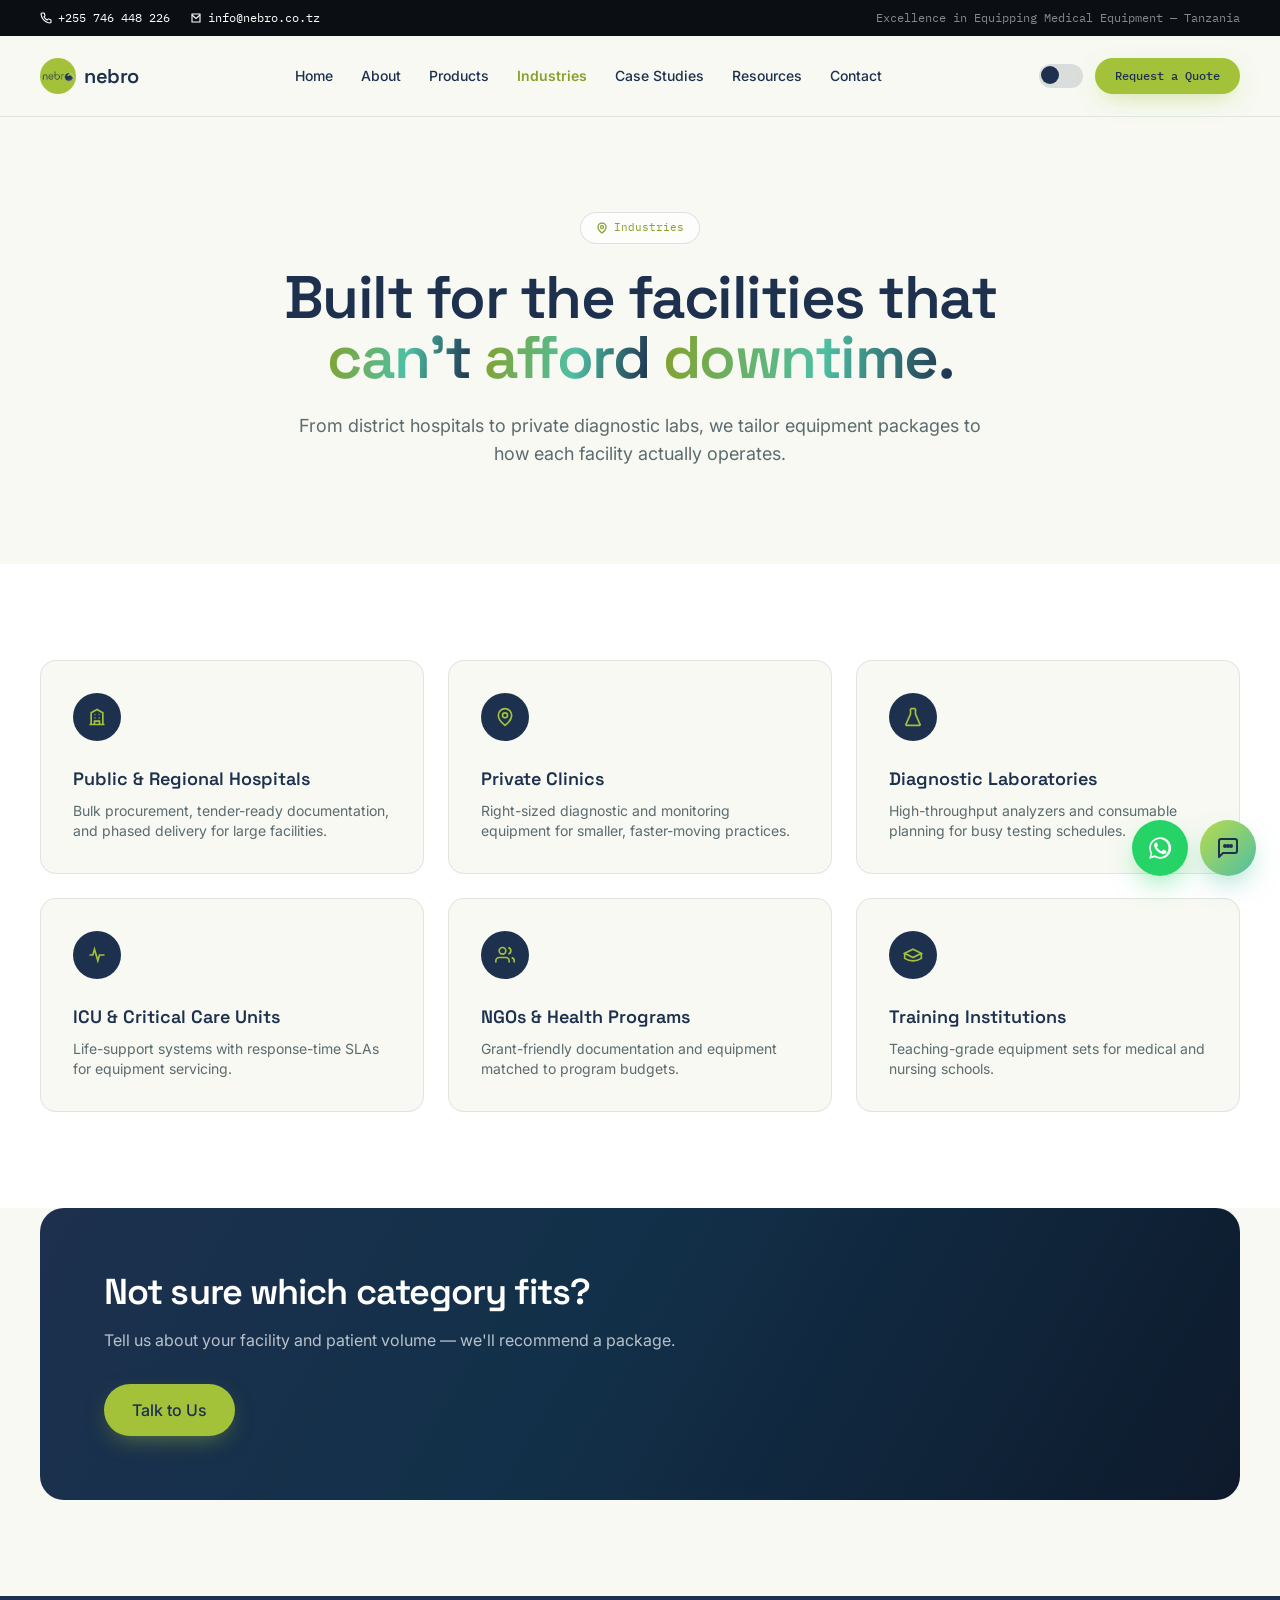
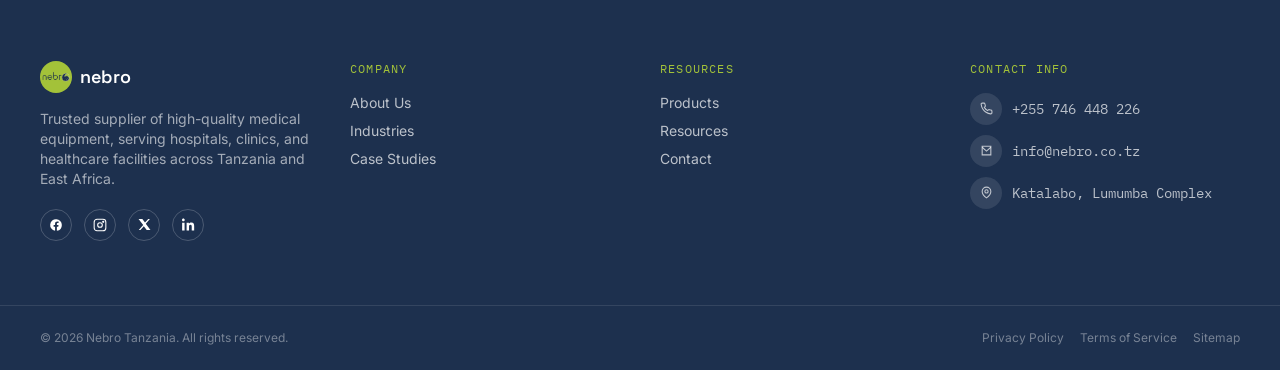
<file: industries.html>
<!DOCTYPE html>
<html lang="en">
<head>
<meta charset="UTF-8">
<meta name="viewport" content="width=device-width, initial-scale=1.0">
<title>Industries We Serve | Nebro</title>
<meta name="description" content="Nebro equips hospitals, clinics, laboratories, ICUs, NGOs, and training institutions across Tanzania and East Africa.">
<link rel="icon" href="logo.png" type="image/png">
<link rel="preconnect" href="https://fonts.googleapis.com">
<link href="https://fonts.googleapis.com/css2?family=Space+Grotesk:wght@400;500;600;700&family=Inter:wght@400;500;600;700&family=IBM+Plex+Mono:wght@400;500&display=swap" rel="stylesheet">
<link rel="stylesheet" href="tailwind.css">
<link rel="stylesheet" href="style.css">
</head>
<body class="antialiased">

<header id="site-header" class="fixed top-0 left-0 right-0 z-50">
  <div class="text-white" style="background:var(--ink)">
    <div class="max-w-7xl mx-auto px-6 lg:px-10 h-9 flex items-center justify-between text-xs font-mono">
      <div class="flex items-center gap-4 sm:gap-5">
        <a href="tel:+255621132663" class="flex items-center gap-1.5 hover:text-[var(--lime-bright)] transition">
          <svg width="12" height="12" viewBox="0 0 24 24" fill="none" stroke="currentColor" stroke-width="2.2"><path d="M22 16.92v3a2 2 0 0 1-2.18 2 19.79 19.79 0 0 1-8.63-3.07 19.5 19.5 0 0 1-6-6 19.79 19.79 0 0 1-3.07-8.67A2 2 0 0 1 4.11 2h3a2 2 0 0 1 2 1.72c.127.96.362 1.903.7 2.81a2 2 0 0 1-.45 2.11L8.09 9.91a16 16 0 0 0 6 6l1.27-1.27a2 2 0 0 1 2.11-.45c.907.338 1.85.573 2.81.7A2 2 0 0 1 22 16.92Z"/></svg>
          <span>+255 746 448 226</span>
        </a>
        <a href="mailto:info@nebro.co.tz" class="hidden sm:flex items-center gap-1.5 hover:text-[var(--lime-bright)] transition">
          <svg width="12" height="12" viewBox="0 0 24 24" fill="none" stroke="currentColor" stroke-width="2.2"><path d="M4 4h16v16H4V4Z"/><path d="m4 6 8 7 8-7"/></svg>
          <span>info@nebro.co.tz</span>
        </a>
      </div>
      <span class="hidden md:inline text-white/50">Excellence in Equipping Medical Equipment — Tanzania</span>
    </div>
  </div>
  <div class="bg-[#F7F9F2]/95 backdrop-blur border-b hairline">
    <div class="max-w-7xl mx-auto px-6 lg:px-10 h-20 flex items-center justify-between">
      <a href="index.html" class="flex items-center gap-2 shrink-0">
        <img src="logo.png" alt="Nebro" class="h-9 w-9 rounded-full object-cover" />
        <span class="font-display font-semibold text-xl tracking-tight" style="color:var(--navy)">nebro</span>
      </a>
      <nav class="hidden lg:flex items-center gap-7 font-medium text-sm" style="color:var(--navy)">
      <a href="index.html" class="hover:opacity-70 transition">Home</a>
      <a href="about.html" class="hover:opacity-70 transition">About</a>
      <a href="products.html" class="hover:opacity-70 transition">Products</a>
      <a href="industries.html" class="nav-active hover:opacity-70 transition">Industries</a>
      <a href="case-studies.html" class="hover:opacity-70 transition">Case Studies</a>
      <a href="resources.html" class="hover:opacity-70 transition">Resources</a>
      <a href="contact.html" class="hover:opacity-70 transition">Contact</a>
      </nav>
      <div class="flex items-center gap-3">
        <button id="theme-toggle" aria-label="Toggle dark mode" title="Toggle theme"></button>
        <a href="contact.html" class="hidden sm:inline-flex font-mono text-xs font-medium px-5 py-2.5 rounded-full text-[var(--navy)] transition hover:brightness-95 btn-glow" style="background:var(--lime)">
          Request a Quote
        </a>
        <button id="mobile-menu-toggle" aria-expanded="false" aria-controls="mobile-nav" class="lg:hidden w-10 h-10 flex items-center justify-center rounded-full border hairline" aria-label="Toggle menu">
          <svg id="icon-open" width="20" height="20" viewBox="0 0 24 24" fill="none" stroke="var(--navy)" stroke-width="2" stroke-linecap="round"><path d="M4 6h16M4 12h16M4 18h16"/></svg>
          <svg id="icon-close" width="20" height="20" viewBox="0 0 24 24" fill="none" stroke="var(--navy)" stroke-width="2" stroke-linecap="round" class="hidden"><path d="M6 6l12 12M18 6L6 18"/></svg>
        </button>
      </div>
    </div>
    <nav id="mobile-nav" class="hidden lg:hidden flex-col gap-1 px-6 pb-5 font-medium text-sm border-t hairline" style="color:var(--navy)">
    <a href="index.html" class="py-3">Home</a>
    <a href="about.html" class="py-3">About</a>
    <a href="products.html" class="py-3">Products</a>
    <a href="industries.html" class="py-3">Industries</a>
    <a href="case-studies.html" class="py-3">Case Studies</a>
    <a href="resources.html" class="py-3">Resources</a>
    <a href="contact.html" class="py-3">Contact</a>
      <a href="contact.html" class="mt-2 text-center font-mono text-xs px-5 py-3 rounded-full" style="background:var(--lime); color:var(--navy)">Request a Quote</a>
    </nav>
  </div>
</header>

<main class="pt-[7.25rem]">

  <!-- ================= PAGE HERO ================= -->
  <section class="py-20 md:py-24 text-center" style="background:var(--paper)">
    <div class="max-w-3xl mx-auto px-6 reveal">
      <span class="pill" style="color:var(--lime-deep)">
        <svg width="12" height="12" viewBox="0 0 24 24" fill="none" stroke="currentColor" stroke-width="2.5"><path d="M20 10c0 6-8 12-8 12s-8-6-8-12a8 8 0 0 1 16 0Z"/><circle cx="12" cy="10" r="3"/></svg>
        Industries
      </span>
      <h1 class="animate-words font-display font-semibold text-4xl md:text-5xl xl:text-6xl tracking-tight mt-6" style="color:var(--navy)">
        <span class="word" style="transition-delay:0ms">Built</span> <span class="word" style="transition-delay:60ms">for</span> <span class="word" style="transition-delay:120ms">the</span> <span class="word" style="transition-delay:180ms">facilities</span> <span class="word" style="transition-delay:240ms">that</span> <span class="word text-gradient" style="transition-delay:300ms">can't</span> <span class="word text-gradient" style="transition-delay:360ms">afford</span> <span class="word text-gradient" style="transition-delay:420ms">downtime.</span>
      </h1>
      <p class="mt-6 text-lg" style="color:var(--grey)">From district hospitals to private diagnostic labs, we tailor equipment packages to how each facility actually operates.</p>
    </div>
  </section>

  <section class="py-24" style="background:#fff">
    <div class="max-w-7xl mx-auto px-6 lg:px-10 grid md:grid-cols-2 lg:grid-cols-3 gap-6">
      <div class="reveal card-hover rounded-2xl border hairline p-8 bg-[var(--paper)]">
        <div class="w-12 h-12 rounded-full flex items-center justify-center mb-6" style="background:var(--navy)">
          <svg width="20" height="20" viewBox="0 0 24 24" fill="none" stroke="var(--lime)" stroke-width="2"><path d="M3 21h18M5 21V7l7-4 7 4v14M9 9h1M9 13h1M14 9h1M14 13h1M9 21v-4h6v4"/></svg>
        </div>
        <h3 class="font-display font-semibold text-lg">Public &amp; Regional Hospitals</h3>
        <p class="mt-2 text-sm" style="color:var(--grey)">Bulk procurement, tender-ready documentation, and phased delivery for large facilities.</p>
      </div>
      <div class="reveal card-hover rounded-2xl border hairline p-8 bg-[var(--paper)]" style="transition-delay:.05s">
        <div class="w-12 h-12 rounded-full flex items-center justify-center mb-6" style="background:var(--navy)">
          <svg width="20" height="20" viewBox="0 0 24 24" fill="none" stroke="var(--lime)" stroke-width="2"><path d="M20 10c0 6-8 12-8 12s-8-6-8-12a8 8 0 0 1 16 0Z"/><circle cx="12" cy="10" r="3"/></svg>
        </div>
        <h3 class="font-display font-semibold text-lg">Private Clinics</h3>
        <p class="mt-2 text-sm" style="color:var(--grey)">Right-sized diagnostic and monitoring equipment for smaller, faster-moving practices.</p>
      </div>
      <div class="reveal card-hover rounded-2xl border hairline p-8 bg-[var(--paper)]" style="transition-delay:.1s">
        <div class="w-12 h-12 rounded-full flex items-center justify-center mb-6" style="background:var(--navy)">
          <svg width="20" height="20" viewBox="0 0 24 24" fill="none" stroke="var(--lime)" stroke-width="2"><path d="M9 2v6.5L4 20a1 1 0 0 0 1 2h14a1 1 0 0 0 1-2l-5-11.5V2M9 2h6"/></svg>
        </div>
        <h3 class="font-display font-semibold text-lg">Diagnostic Laboratories</h3>
        <p class="mt-2 text-sm" style="color:var(--grey)">High-throughput analyzers and consumable planning for busy testing schedules.</p>
      </div>
      <div class="reveal card-hover rounded-2xl border hairline p-8 bg-[var(--paper)]" style="transition-delay:.15s">
        <div class="w-12 h-12 rounded-full flex items-center justify-center mb-6" style="background:var(--navy)">
          <svg width="20" height="20" viewBox="0 0 24 24" fill="none" stroke="var(--lime)" stroke-width="2"><path d="M3 12h4l2-7 4 14 2-7h6"/></svg>
        </div>
        <h3 class="font-display font-semibold text-lg">ICU &amp; Critical Care Units</h3>
        <p class="mt-2 text-sm" style="color:var(--grey)">Life-support systems with response-time SLAs for equipment servicing.</p>
      </div>
      <div class="reveal card-hover rounded-2xl border hairline p-8 bg-[var(--paper)]" style="transition-delay:.2s">
        <div class="w-12 h-12 rounded-full flex items-center justify-center mb-6" style="background:var(--navy)">
          <svg width="20" height="20" viewBox="0 0 24 24" fill="none" stroke="var(--lime)" stroke-width="2"><path d="M17 21v-2a4 4 0 0 0-4-4H5a4 4 0 0 0-4 4v2M9 11a4 4 0 1 0 0-8 4 4 0 0 0 0 8ZM23 21v-2a4 4 0 0 0-3-3.87M16 3.13a4 4 0 0 1 0 7.75"/></svg>
        </div>
        <h3 class="font-display font-semibold text-lg">NGOs &amp; Health Programs</h3>
        <p class="mt-2 text-sm" style="color:var(--grey)">Grant-friendly documentation and equipment matched to program budgets.</p>
      </div>
      <div class="reveal card-hover rounded-2xl border hairline p-8 bg-[var(--paper)]" style="transition-delay:.25s">
        <div class="w-12 h-12 rounded-full flex items-center justify-center mb-6" style="background:var(--navy)">
          <svg width="20" height="20" viewBox="0 0 24 24" fill="none" stroke="var(--lime)" stroke-width="2"><path d="M22 10v6M2 10l10-5 10 5-10 5-10-5Zm0 0v6c3 2 7 3 10 3s7-1 10-3v-6"/></svg>
        </div>
        <h3 class="font-display font-semibold text-lg">Training Institutions</h3>
        <p class="mt-2 text-sm" style="color:var(--grey)">Teaching-grade equipment sets for medical and nursing schools.</p>
      </div>
    </div>
  </section>

  <section class="px-6 lg:px-10 pb-24">
    <div class="max-w-7xl mx-auto rounded-3xl p-10 sm:p-12 md:p-16 reveal relative overflow-hidden bg-gradient-brand">
      <div class="relative z-10 max-w-xl">
        <h2 class="font-display font-semibold text-3xl md:text-4xl text-white tracking-tight">Not sure which category fits?</h2>
        <p class="mt-4 text-white/70">Tell us about your facility and patient volume — we'll recommend a package.</p>
        <a href="contact.html" class="inline-block mt-8 font-medium px-7 py-3.5 rounded-full btn-glow" style="background:var(--lime); color:var(--navy)">Talk to Us</a>
      </div>
    </div>
  </section>

</main>

<footer class="border-t hairline" style="background:var(--navy)">
  <div class="max-w-7xl mx-auto px-6 lg:px-10 py-16 grid sm:grid-cols-2 md:grid-cols-4 gap-10">
    <div class="sm:col-span-2 md:col-span-1">
      <div class="flex items-center gap-2 mb-4">
        <img src="logo.png" alt="Nebro" class="h-8 w-8 rounded-full object-cover" />
        <span class="font-display font-semibold text-lg text-white">nebro</span>
      </div>
      <p id="footer-blurb-text" class="text-sm text-white/60 max-w-xs">Trusted supplier of high-quality medical equipment, serving hospitals, clinics, and healthcare facilities across Tanzania and East Africa.</p>
      <div class="flex items-center gap-3 mt-5">
        <a href="#" aria-label="Facebook" class="w-8 h-8 rounded-full border border-white/20 flex items-center justify-center hover:border-[var(--lime)] transition"><svg width="14" height="14" viewBox="0 0 24 24" fill="#fff"><path d="M22 12a10 10 0 1 0-11.6 9.9v-7H7.9V12h2.5V9.8c0-2.5 1.5-3.9 3.8-3.9 1.1 0 2.2.2 2.2.2v2.5h-1.3c-1.2 0-1.6.8-1.6 1.6V12h2.8l-.4 2.9h-2.4v7A10 10 0 0 0 22 12Z"/></svg></a>
        <a href="#" aria-label="Instagram" class="w-8 h-8 rounded-full border border-white/20 flex items-center justify-center hover:border-[var(--lime)] transition"><svg width="14" height="14" viewBox="0 0 24 24" fill="none" stroke="#fff" stroke-width="1.8"><rect x="2" y="2" width="20" height="20" rx="5"/><circle cx="12" cy="12" r="4"/><circle cx="17.5" cy="6.5" r="1"/></svg></a>
        <a href="#" aria-label="Twitter / X" class="w-8 h-8 rounded-full border border-white/20 flex items-center justify-center hover:border-[var(--lime)] transition"><svg width="13" height="13" viewBox="0 0 24 24" fill="#fff"><path d="M18.9 2H22l-7.6 8.6L23 22h-6.9l-5.4-6.7L4.5 22H1.4l8.2-9.3L1 2h7l4.9 6.1L18.9 2Z"/></svg></a>
        <a href="#" aria-label="LinkedIn" class="w-8 h-8 rounded-full border border-white/20 flex items-center justify-center hover:border-[var(--lime)] transition"><svg width="13" height="13" viewBox="0 0 24 24" fill="#fff"><path d="M4.98 3.5C4.98 4.9 3.9 6 2.5 6S0 4.9 0 3.5 1.1 1 2.5 1s2.48 1.1 2.48 2.5ZM.24 8.75h4.5V23H.24V8.75ZM8.5 8.75h4.3v1.95h.06c.6-1.1 2.06-2.26 4.24-2.26 4.53 0 5.37 2.98 5.37 6.86V23h-4.5v-6.9c0-1.65-.03-3.77-2.3-3.77-2.3 0-2.66 1.8-2.66 3.65V23H8.5V8.75Z"/></svg></a>
      </div>
    </div>
    <div>
      <p class="font-mono text-xs uppercase tracking-widest mb-4" style="color:var(--lime)">Company</p>
      <ul class="space-y-2 text-sm text-white/70">
        <li><a href="about.html" class="hover:text-white transition">About Us</a></li>
        <li><a href="industries.html" class="hover:text-white transition">Industries</a></li>
        <li><a href="case-studies.html" class="hover:text-white transition">Case Studies</a></li>
      </ul>
    </div>
    <div>
      <p class="font-mono text-xs uppercase tracking-widest mb-4" style="color:var(--lime)">Resources</p>
      <ul class="space-y-2 text-sm text-white/70">
        <li><a href="products.html" class="hover:text-white transition">Products</a></li>
        <li><a href="resources.html" class="hover:text-white transition">Resources</a></li>
        <li><a href="contact.html" class="hover:text-white transition">Contact</a></li>
      </ul>
    </div>
    <div>
      <p class="font-mono text-xs uppercase tracking-widest mb-4" style="color:var(--lime)">Contact Info</p>
      <div class="flex flex-col gap-2.5">
        <a href="tel:+255621132663" class="flex items-center gap-2.5 text-sm text-white/70 hover:text-white transition group">
          <span class="w-8 h-8 rounded-full flex items-center justify-center shrink-0 bg-white/10 group-hover:bg-[var(--lime)] transition">
            <svg width="13" height="13" viewBox="0 0 24 24" fill="none" stroke="currentColor" stroke-width="2"><path d="M22 16.92v3a2 2 0 0 1-2.18 2 19.79 19.79 0 0 1-8.63-3.07 19.5 19.5 0 0 1-6-6 19.79 19.79 0 0 1-3.07-8.67A2 2 0 0 1 4.11 2h3a2 2 0 0 1 2 1.72c.127.96.362 1.903.7 2.81a2 2 0 0 1-.45 2.11L8.09 9.91a16 16 0 0 0 6 6l1.27-1.27a2 2 0 0 1 2.11-.45c.907.338 1.85.573 2.81.7A2 2 0 0 1 22 16.92Z"/></svg>
          </span>
          <span class="font-mono" id="footer-phone-text">+255 746 448 226</span>
        </a>
        <a href="mailto:info@nebro.co.tz" class="flex items-center gap-2.5 text-sm text-white/70 hover:text-white transition group">
          <span class="w-8 h-8 rounded-full flex items-center justify-center shrink-0 bg-white/10 group-hover:bg-[var(--lime)] transition">
            <svg width="13" height="13" viewBox="0 0 24 24" fill="none" stroke="currentColor" stroke-width="2"><path d="M4 4h16v16H4V4Z"/><path d="m4 6 8 7 8-7"/></svg>
          </span>
          <span class="font-mono">info@nebro.co.tz</span>
        </a>
        <a href="https://maps.google.com/?q=Katalabo+Lumumba+Complex+Dar+es+Salaam" target="_blank" rel="noopener" class="flex items-center gap-2.5 text-sm text-white/70 hover:text-white transition group">
          <span class="w-8 h-8 rounded-full flex items-center justify-center shrink-0 bg-white/10 group-hover:bg-[var(--lime)] transition">
            <svg width="13" height="13" viewBox="0 0 24 24" fill="none" stroke="currentColor" stroke-width="2"><path d="M20 10c0 6-8 12-8 12s-8-6-8-12a8 8 0 0 1 16 0Z"/><circle cx="12" cy="10" r="3"/></svg>
          </span>
          <span class="font-mono" id="footer-address-text">Katalabo, Lumumba Complex</span>
        </a>
      </div>
    </div>
  </div>
  <div class="border-t border-white/10 py-6 px-6 lg:px-10 max-w-7xl mx-auto text-xs text-white/40 flex justify-between flex-wrap gap-2">
    <span>© 2026 Nebro Tanzania. All rights reserved.</span>
    <span class="flex gap-4"><a href="#" class="hover:text-white/70">Privacy Policy</a><a href="#" class="hover:text-white/70">Terms of Service</a><a href="#" class="hover:text-white/70">Sitemap</a></span>
  </div>
</footer>

<!-- ================= WHATSAPP BUTTON ================= -->
<a id="whatsapp-button" href="https://wa.me/255621132663?text=Hi%20Nebro%2C%20I%27d%20like%20to%20ask%20about%20your%20equipment" target="_blank" rel="noopener" aria-label="Chat on WhatsApp">
  <svg width="26" height="26" viewBox="0 0 24 24" fill="#fff"><path d="M17.5 14.4c-.3-.1-1.7-.8-2-.9-.3-.1-.5-.1-.7.1-.2.3-.8.9-.9 1.1-.2.2-.3.2-.6.1-.3-.1-1.3-.5-2.4-1.5-.9-.8-1.5-1.8-1.6-2.1-.2-.3 0-.5.1-.6.1-.1.3-.3.4-.5.1-.1.2-.3.3-.4.1-.2 0-.4 0-.5C10 9 9.5 7.8 9.3 7.3c-.2-.5-.4-.4-.5-.4h-.5c-.2 0-.5.1-.7.3-.2.3-1 1-1 2.4s1 2.8 1.1 3c.1.2 2 3 4.8 4.3.7.3 1.2.5 1.6.6.7.2 1.3.2 1.8.1.5-.1 1.7-.7 1.9-1.4.2-.7.2-1.2.2-1.4-.1-.1-.3-.2-.6-.3Z"/><path d="M12 2a10 10 0 0 0-8.6 15L2 22l5.2-1.4A10 10 0 1 0 12 2Zm0 18.2c-1.6 0-3.2-.4-4.5-1.2l-.3-.2-3.1.8.8-3-.2-.3a8.2 8.2 0 1 1 7.3 3.9Z"/></svg>
</a>

<!-- ================= AI ASSISTANT WIDGET ================= -->
<button id="ai-widget-button" aria-label="Open Nebro assistant">
  <svg width="24" height="24" viewBox="0 0 24 24" fill="none" stroke="var(--navy)" stroke-width="2" stroke-linecap="round" stroke-linejoin="round"><path d="M21 15a2 2 0 0 1-2 2H7l-4 4V5a2 2 0 0 1 2-2h14a2 2 0 0 1 2 2v10Z"/><circle cx="9" cy="10" r="1" fill="var(--navy)"/><circle cx="12" cy="10" r="1" fill="var(--navy)"/><circle cx="15" cy="10" r="1" fill="var(--navy)"/></svg>
</button>

<div id="ai-widget-panel">
  <div class="px-5 py-4 flex items-center justify-between" style="background:var(--navy)">
    <div class="flex items-center gap-2">
      <span class="w-8 h-8 rounded-full flex items-center justify-center" style="background:var(--lime)">
        <svg width="15" height="15" viewBox="0 0 24 24" fill="none" stroke="var(--navy)" stroke-width="2.2"><path d="M21 15a2 2 0 0 1-2 2H7l-4 4V5a2 2 0 0 1 2-2h14a2 2 0 0 1 2 2v10Z"/></svg>
      </span>
      <div>
        <p class="font-display font-semibold text-sm text-white leading-tight">Nebro Assistant</p>
        <p class="text-[11px] text-white/50 leading-tight">Ask about products or a quote</p>
      </div>
    </div>
    <button id="ai-widget-close" aria-label="Close" class="w-7 h-7 rounded-full flex items-center justify-center hover:bg-white/10">
      <svg width="14" height="14" viewBox="0 0 24 24" fill="none" stroke="#fff" stroke-width="2"><path d="M6 6l12 12M18 6L6 18"/></svg>
    </button>
  </div>
  <div id="ai-widget-messages" class="flex-1 p-4 flex flex-col gap-3 overflow-y-auto" style="min-height:220px">
    <div class="ai-msg bot">Hi, I'm the Nebro assistant (front-end preview). Ask me about diagnostic, laboratory, or surgical &amp; ICU equipment.</div>
  </div>
  <form id="ai-widget-form" class="p-3 border-t hairline flex items-center gap-2">
    <input id="ai-widget-input" type="text" placeholder="Type a question..." class="flex-1 px-4 py-2.5 rounded-full border hairline text-sm focus:outline-none focus:ring-2" style="--tw-ring-color:var(--lime)" autocomplete="off" />
    <button type="submit" aria-label="Send" class="w-9 h-9 rounded-full flex items-center justify-center shrink-0" style="background:var(--navy)">
      <svg width="15" height="15" viewBox="0 0 24 24" fill="none" stroke="var(--lime)" stroke-width="2.2"><path d="m22 2-7 20-4-9-9-4Z"/></svg>
    </button>
  </form>
</div>

<script src="vendor/supabase.js"></script>
<script src="supabase-config.js"></script>
<script src="script.js"></script>
</body>
</html>
</file>
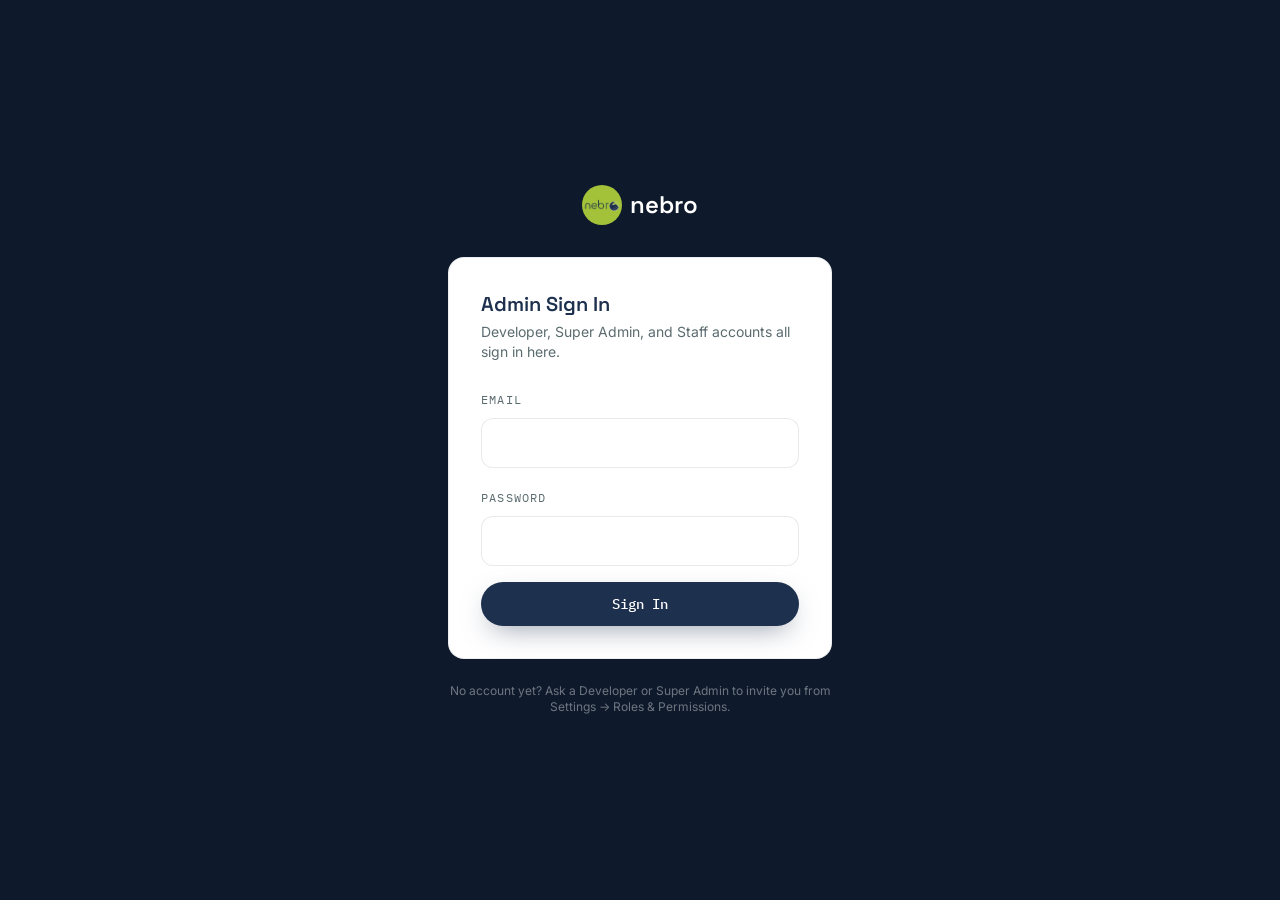
<file: login.html>
<!DOCTYPE html>
<html lang="en">
<head>
<meta charset="UTF-8">
<meta name="viewport" content="width=device-width, initial-scale=1.0">
<title>Sign In | Nebro Admin</title>
<link rel="icon" href="logo.png" type="image/png">
<link rel="preconnect" href="https://fonts.googleapis.com">
<link href="https://fonts.googleapis.com/css2?family=Space+Grotesk:wght@600;700&family=Inter:wght@400;500;600&family=IBM+Plex+Mono:wght@400;500&display=swap" rel="stylesheet">
<link rel="stylesheet" href="tailwind.css">
<link rel="stylesheet" href="style.css">
<script src="vendor/supabase.js"></script>
<script src="supabase-config.js"></script>
</head>
<body class="antialiased" style="background:var(--navy-darker)">

<div class="min-h-screen flex items-center justify-center px-6">
  <div class="w-full max-w-sm">
    <div class="flex items-center justify-center gap-2 mb-8">
      <img src="logo.png" alt="Nebro" class="h-10 w-10 rounded-full object-cover" />
      <span class="font-display font-semibold text-2xl text-white">nebro</span>
    </div>

    <div class="admin-card p-8">
      <h1 class="font-display font-semibold text-xl mb-1" style="color:var(--navy)">Admin Sign In</h1>
      <p class="text-sm mb-6" style="color:var(--grey)">Developer, Super Admin, and Staff accounts all sign in here.</p>

      <form id="login-form" class="grid gap-4">
        <div>
          <label class="font-mono text-xs uppercase tracking-widest" style="color:var(--grey)">Email</label>
          <input required type="email" id="login-email" class="mt-2 w-full px-4 py-3 rounded-xl border hairline bg-white focus:outline-none focus:ring-2" style="--tw-ring-color:var(--lime)" />
        </div>
        <div>
          <label class="font-mono text-xs uppercase tracking-widest" style="color:var(--grey)">Password</label>
          <input required type="password" id="login-password" class="mt-2 w-full px-4 py-3 rounded-xl border hairline bg-white focus:outline-none focus:ring-2" style="--tw-ring-color:var(--lime)" />
        </div>
        <p id="login-error" class="hidden text-xs px-3 py-2 rounded-lg" style="background:#FEE2E2; color:#B91C1C"></p>
        <button type="submit" id="login-submit" class="font-mono text-sm font-medium px-6 py-3 rounded-full text-white btn-glow-navy" style="background:var(--navy)">Sign In</button>
      </form>
    </div>

    <p class="text-center text-xs text-white/40 mt-6">
      No account yet? Ask a Developer or Super Admin to invite you from Settings → Roles &amp; Permissions.
    </p>
  </div>
</div>

<script>
  document.getElementById('login-form').addEventListener('submit', async (e) => {
    e.preventDefault();
    const email = document.getElementById('login-email').value.trim();
    const password = document.getElementById('login-password').value;
    const errorEl = document.getElementById('login-error');
    const submitBtn = document.getElementById('login-submit');
    errorEl.classList.add('hidden');
    submitBtn.textContent = 'Signing in...';

    const { error } = await supabaseClient.auth.signInWithPassword({ email, password });

    if (error) {
      errorEl.textContent = error.message;
      errorEl.classList.remove('hidden');
      submitBtn.textContent = 'Sign In';
      return;
    }
    window.location.href = 'admin.html';
  });

  // If already signed in, skip straight to the dashboard.
  supabaseClient.auth.getSession().then(({ data }) => {
    if (data.session) window.location.href = 'admin.html';
  });
</script>
</body>
</html>
</file>
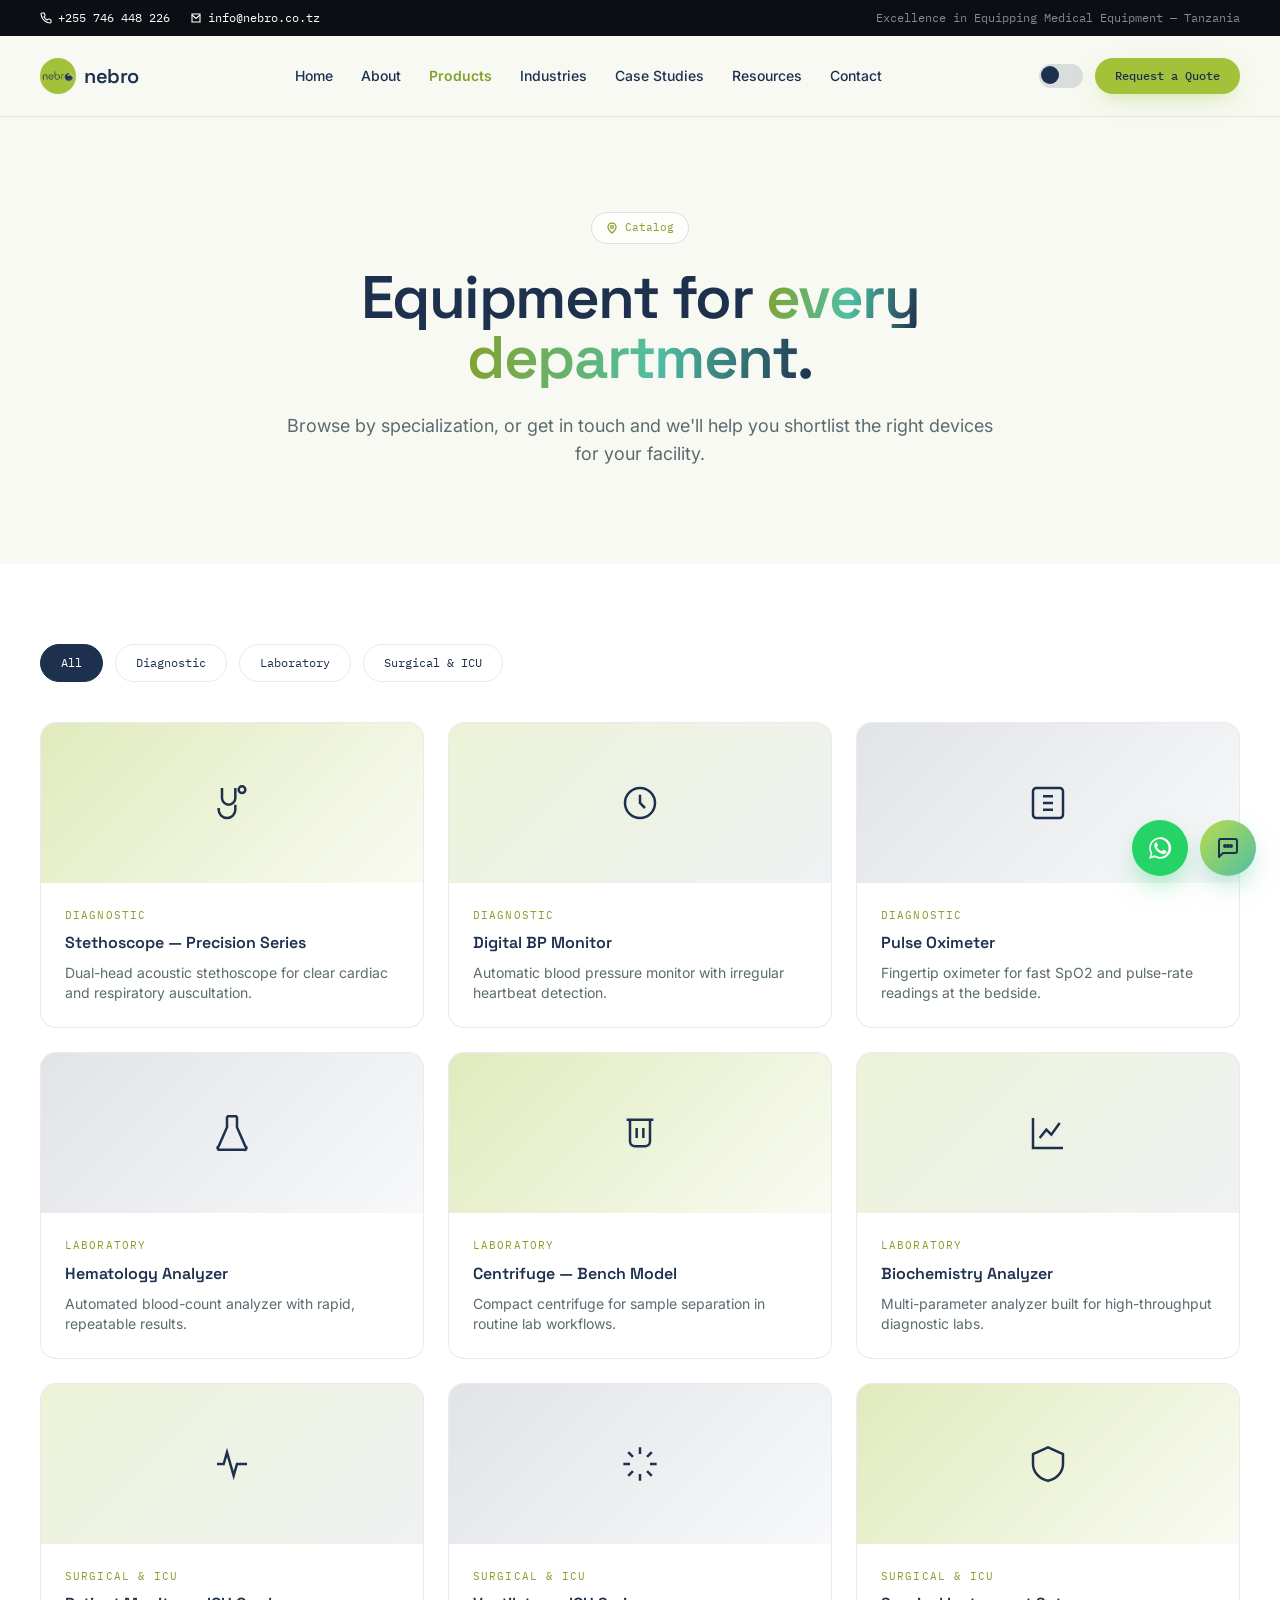
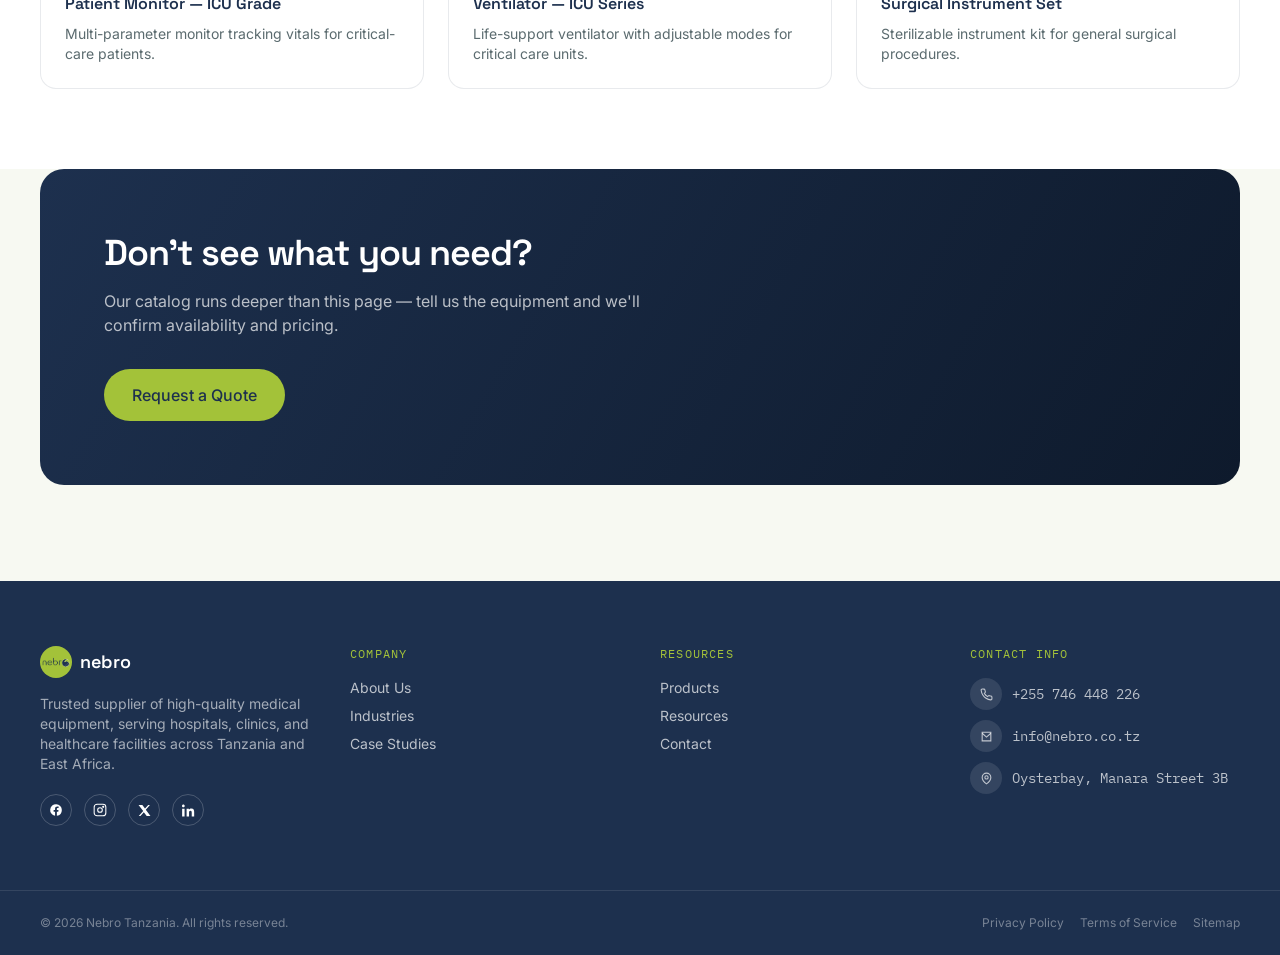
<file: products.html>
<!DOCTYPE html>
<html lang="en">
<head>
<meta charset="UTF-8">
<meta name="viewport" content="width=device-width, initial-scale=1.0">
<title>Products | Nebro Medical Equipment</title>
<meta name="description" content="Browse Nebro's catalog of diagnostic, laboratory, and surgical & ICU medical equipment.">
<link rel="preconnect" href="https://fonts.googleapis.com">
<link href="https://fonts.googleapis.com/css2?family=Space+Grotesk:wght@400;500;600;700&family=Inter:wght@400;500;600&family=IBM+Plex+Mono:wght@400;500&display=swap" rel="stylesheet">
<link rel="icon" href="logo.png" type="image/png">
<link rel="stylesheet" href="tailwind.css">
<link rel="stylesheet" href="style.css">
</head>
<body class="antialiased">

<!-- ================= HEADER ================= -->
<header id="site-header" class="fixed top-0 left-0 right-0 z-50">
  <div class="text-white" style="background:var(--ink)">
    <div class="max-w-7xl mx-auto px-6 lg:px-10 h-9 flex items-center justify-between text-xs font-mono">
      <div class="flex items-center gap-4 sm:gap-5">
        <a href="tel:+255621132663" class="flex items-center gap-1.5 hover:text-[var(--lime-bright)] transition">
          <svg width="12" height="12" viewBox="0 0 24 24" fill="none" stroke="currentColor" stroke-width="2.2"><path d="M22 16.92v3a2 2 0 0 1-2.18 2 19.79 19.79 0 0 1-8.63-3.07 19.5 19.5 0 0 1-6-6 19.79 19.79 0 0 1-3.07-8.67A2 2 0 0 1 4.11 2h3a2 2 0 0 1 2 1.72c.127.96.362 1.903.7 2.81a2 2 0 0 1-.45 2.11L8.09 9.91a16 16 0 0 0 6 6l1.27-1.27a2 2 0 0 1 2.11-.45c.907.338 1.85.573 2.81.7A2 2 0 0 1 22 16.92Z"/></svg>
          <span>+255 746 448 226</span>
        </a>
        <a href="mailto:info@nebro.co.tz" class="hidden sm:flex items-center gap-1.5 hover:text-[var(--lime-bright)] transition">
          <svg width="12" height="12" viewBox="0 0 24 24" fill="none" stroke="currentColor" stroke-width="2.2"><path d="M4 4h16v16H4V4Z"/><path d="m4 6 8 7 8-7"/></svg>
          <span>info@nebro.co.tz</span>
        </a>
      </div>
      <span class="hidden md:inline text-white/50">Excellence in Equipping Medical Equipment — Tanzania</span>
    </div>
  </div>
  <div class="bg-[#F7F9F2]/95 backdrop-blur border-b hairline">
    <div class="max-w-7xl mx-auto px-6 lg:px-10 h-20 flex items-center justify-between">
      <a href="index.html" class="flex items-center gap-2 shrink-0">
        <img src="logo.png" alt="Nebro" class="h-9 w-9 rounded-full object-cover" />
        <span class="font-display font-semibold text-xl tracking-tight" style="color:var(--navy)">nebro</span>
      </a>
      <nav class="hidden lg:flex items-center gap-7 font-medium text-sm" style="color:var(--navy)">
      <a href="index.html" class="hover:opacity-70 transition">Home</a>
      <a href="about.html" class="hover:opacity-70 transition">About</a>
      <a href="products.html" class="nav-active hover:opacity-70 transition">Products</a>
      <a href="industries.html" class="hover:opacity-70 transition">Industries</a>
      <a href="case-studies.html" class="hover:opacity-70 transition">Case Studies</a>
      <a href="resources.html" class="hover:opacity-70 transition">Resources</a>
      <a href="contact.html" class="hover:opacity-70 transition">Contact</a>
      </nav>
      <div class="flex items-center gap-3">
        <button id="theme-toggle" aria-label="Toggle dark mode" title="Toggle theme"></button>
        <a href="contact.html" class="hidden sm:inline-flex font-mono text-xs font-medium px-5 py-2.5 rounded-full text-[var(--navy)] transition hover:brightness-95 btn-glow" style="background:var(--lime)">
          Request a Quote
        </a>
        <button id="mobile-menu-toggle" aria-expanded="false" aria-controls="mobile-nav" class="lg:hidden w-10 h-10 flex items-center justify-center rounded-full border hairline" aria-label="Toggle menu">
          <svg id="icon-open" width="20" height="20" viewBox="0 0 24 24" fill="none" stroke="var(--navy)" stroke-width="2" stroke-linecap="round"><path d="M4 6h16M4 12h16M4 18h16"/></svg>
          <svg id="icon-close" width="20" height="20" viewBox="0 0 24 24" fill="none" stroke="var(--navy)" stroke-width="2" stroke-linecap="round" class="hidden"><path d="M6 6l12 12M18 6L6 18"/></svg>
        </button>
      </div>
    </div>
    <nav id="mobile-nav" class="hidden lg:hidden flex-col gap-1 px-6 pb-5 font-medium text-sm border-t hairline" style="color:var(--navy)">
    <a href="index.html" class="py-3">Home</a>
    <a href="about.html" class="py-3">About</a>
    <a href="products.html" class="py-3">Products</a>
    <a href="industries.html" class="py-3">Industries</a>
    <a href="case-studies.html" class="py-3">Case Studies</a>
    <a href="resources.html" class="py-3">Resources</a>
    <a href="contact.html" class="py-3">Contact</a>
      <a href="contact.html" class="mt-2 text-center font-mono text-xs px-5 py-3 rounded-full" style="background:var(--lime); color:var(--navy)">Request a Quote</a>
    </nav>
  </div>
</header>

<main class="pt-[7.25rem]">

  <!-- ================= PAGE HERO ================= -->
  <section class="py-20 md:py-24 text-center" style="background:var(--paper)">
    <div class="max-w-3xl mx-auto px-6 reveal">
      <span class="pill" style="color:var(--lime-deep)">
        <svg width="12" height="12" viewBox="0 0 24 24" fill="none" stroke="currentColor" stroke-width="2.5"><path d="M20 10c0 6-8 12-8 12s-8-6-8-12a8 8 0 0 1 16 0Z"/><circle cx="12" cy="10" r="3"/></svg>
        Catalog
      </span>
      <h1 class="animate-words font-display font-semibold text-4xl md:text-5xl xl:text-6xl tracking-tight mt-6" style="color:var(--navy)">
        <span class="word" style="transition-delay:0ms">Equipment</span> <span class="word" style="transition-delay:60ms">for</span> <span class="word text-gradient" style="transition-delay:120ms">every</span> <span class="word text-gradient" style="transition-delay:180ms">department.</span>
      </h1>
      <p class="mt-6 text-lg" style="color:var(--grey)">Browse by specialization, or get in touch and we'll help you shortlist the right devices for your facility.</p>
    </div>
  </section>

  <!-- ================= FILTER + GRID ================= -->
  <section class="py-20" style="background:#FFFFFF">
    <div class="max-w-7xl mx-auto px-6 lg:px-10">

      <div class="flex flex-wrap gap-3 reveal" role="group" aria-label="Filter products by category">
        <button class="filter-btn font-mono text-xs px-5 py-2.5 rounded-full border hairline" data-filter="all" aria-pressed="true">All</button>
        <button class="filter-btn font-mono text-xs px-5 py-2.5 rounded-full border hairline" data-filter="diagnostic" aria-pressed="false">Diagnostic</button>
        <button class="filter-btn font-mono text-xs px-5 py-2.5 rounded-full border hairline" data-filter="laboratory" aria-pressed="false">Laboratory</button>
        <button class="filter-btn font-mono text-xs px-5 py-2.5 rounded-full border hairline" data-filter="surgical" aria-pressed="false">Surgical &amp; ICU</button>
      </div>

      <div id="grid" class="mt-10 grid sm:grid-cols-2 lg:grid-cols-3 gap-6">

        <!-- Diagnostic -->
        <div class="product-card reveal card-hover rounded-2xl border hairline overflow-hidden bg-white" data-category="diagnostic">
          <div class="product-quote-overlay">
            <a href="contact.html" class="font-mono text-xs font-medium px-5 py-2.5 rounded-full text-white flex items-center gap-2 btn-glow" style="background:var(--lime); color:var(--navy)!important">
              <svg width="14" height="14" viewBox="0 0 24 24" fill="none" stroke="var(--navy)" stroke-width="2.2"><path d="m22 2-7 20-4-9-9-4Z"/></svg>
              Request a Quote
            </a>
          </div>
          <div class="h-40 flex items-center justify-center" style="background:linear-gradient(135deg,#A3C23955,#A3C23911)">
            <svg width="40" height="40" viewBox="0 0 24 24" fill="none" stroke="var(--navy)" stroke-width="1.5"><path d="M6 3v6a4 4 0 0 0 4 4h0a4 4 0 0 0 4-4V3M14 13v3a5 5 0 0 1-10 0v-1M18 6a2 2 0 1 0 0-4 2 2 0 0 0 0 4Z"/></svg>
          </div>
          <div class="p-6">
            <p class="font-mono text-[11px] uppercase tracking-widest" style="color:var(--lime-deep)">Diagnostic</p>
            <h3 class="font-display font-semibold mt-2">Stethoscope — Precision Series</h3>
            <p class="text-sm mt-2" style="color:var(--grey)">Dual-head acoustic stethoscope for clear cardiac and respiratory auscultation.</p>
          </div>
        </div>

        <div class="product-card reveal card-hover rounded-2xl border hairline overflow-hidden bg-white" data-category="diagnostic" style="transition-delay:.05s">
          <div class="product-quote-overlay">
            <a href="contact.html" class="font-mono text-xs font-medium px-5 py-2.5 rounded-full text-white flex items-center gap-2 btn-glow" style="background:var(--lime); color:var(--navy)!important">
              <svg width="14" height="14" viewBox="0 0 24 24" fill="none" stroke="var(--navy)" stroke-width="2.2"><path d="m22 2-7 20-4-9-9-4Z"/></svg>
              Request a Quote
            </a>
          </div>
          <div class="h-40 flex items-center justify-center" style="background:linear-gradient(135deg,#A3C23933,#1D304E11)">
            <svg width="40" height="40" viewBox="0 0 24 24" fill="none" stroke="var(--navy)" stroke-width="1.5"><path d="M12 21a9 9 0 1 0 0-18 9 9 0 0 0 0 18Z"/><path d="M12 7v5l3 3"/></svg>
          </div>
          <div class="p-6">
            <p class="font-mono text-[11px] uppercase tracking-widest" style="color:var(--lime-deep)">Diagnostic</p>
            <h3 class="font-display font-semibold mt-2">Digital BP Monitor</h3>
            <p class="text-sm mt-2" style="color:var(--grey)">Automatic blood pressure monitor with irregular heartbeat detection.</p>
          </div>
        </div>

        <div class="product-card reveal card-hover rounded-2xl border hairline overflow-hidden bg-white" data-category="diagnostic" style="transition-delay:.1s">
          <div class="product-quote-overlay">
            <a href="contact.html" class="font-mono text-xs font-medium px-5 py-2.5 rounded-full text-white flex items-center gap-2 btn-glow" style="background:var(--lime); color:var(--navy)!important">
              <svg width="14" height="14" viewBox="0 0 24 24" fill="none" stroke="var(--navy)" stroke-width="2.2"><path d="m22 2-7 20-4-9-9-4Z"/></svg>
              Request a Quote
            </a>
          </div>
          <div class="h-40 flex items-center justify-center" style="background:linear-gradient(135deg,#1D304E22,#1D304E08)">
            <svg width="40" height="40" viewBox="0 0 24 24" fill="none" stroke="var(--navy)" stroke-width="1.5"><path d="M9 12h6M9 16h6M9 8h6M5 3h14a2 2 0 0 1 2 2v14a2 2 0 0 1-2 2H5a2 2 0 0 1-2-2V5a2 2 0 0 1 2-2Z"/></svg>
          </div>
          <div class="p-6">
            <p class="font-mono text-[11px] uppercase tracking-widest" style="color:var(--lime-deep)">Diagnostic</p>
            <h3 class="font-display font-semibold mt-2">Pulse Oximeter</h3>
            <p class="text-sm mt-2" style="color:var(--grey)">Fingertip oximeter for fast SpO2 and pulse-rate readings at the bedside.</p>
          </div>
        </div>

        <!-- Laboratory -->
        <div class="product-card reveal card-hover rounded-2xl border hairline overflow-hidden bg-white" data-category="laboratory">
          <div class="product-quote-overlay">
            <a href="contact.html" class="font-mono text-xs font-medium px-5 py-2.5 rounded-full text-white flex items-center gap-2 btn-glow" style="background:var(--lime); color:var(--navy)!important">
              <svg width="14" height="14" viewBox="0 0 24 24" fill="none" stroke="var(--navy)" stroke-width="2.2"><path d="m22 2-7 20-4-9-9-4Z"/></svg>
              Request a Quote
            </a>
          </div>
          <div class="h-40 flex items-center justify-center" style="background:linear-gradient(135deg,#1D304E22,#1D304E08)">
            <svg width="40" height="40" viewBox="0 0 24 24" fill="none" stroke="var(--navy)" stroke-width="1.5"><path d="M9 2v6.5L4 20a1 1 0 0 0 1 2h14a1 1 0 0 0 1-2l-5-11.5V2M9 2h6"/></svg>
          </div>
          <div class="p-6">
            <p class="font-mono text-[11px] uppercase tracking-widest" style="color:var(--lime-deep)">Laboratory</p>
            <h3 class="font-display font-semibold mt-2">Hematology Analyzer</h3>
            <p class="text-sm mt-2" style="color:var(--grey)">Automated blood-count analyzer with rapid, repeatable results.</p>
          </div>
        </div>

        <div class="product-card reveal card-hover rounded-2xl border hairline overflow-hidden bg-white" data-category="laboratory" style="transition-delay:.05s">
          <div class="product-quote-overlay">
            <a href="contact.html" class="font-mono text-xs font-medium px-5 py-2.5 rounded-full text-white flex items-center gap-2 btn-glow" style="background:var(--lime); color:var(--navy)!important">
              <svg width="14" height="14" viewBox="0 0 24 24" fill="none" stroke="var(--navy)" stroke-width="2.2"><path d="m22 2-7 20-4-9-9-4Z"/></svg>
              Request a Quote
            </a>
          </div>
          <div class="h-40 flex items-center justify-center" style="background:linear-gradient(135deg,#A3C23955,#A3C23911)">
            <svg width="40" height="40" viewBox="0 0 24 24" fill="none" stroke="var(--navy)" stroke-width="1.5"><path d="M4 4h16M6 4v13a3 3 0 0 0 3 3h6a3 3 0 0 0 3-3V4M10 9v6M14 9v6"/></svg>
          </div>
          <div class="p-6">
            <p class="font-mono text-[11px] uppercase tracking-widest" style="color:var(--lime-deep)">Laboratory</p>
            <h3 class="font-display font-semibold mt-2">Centrifuge — Bench Model</h3>
            <p class="text-sm mt-2" style="color:var(--grey)">Compact centrifuge for sample separation in routine lab workflows.</p>
          </div>
        </div>

        <div class="product-card reveal card-hover rounded-2xl border hairline overflow-hidden bg-white" data-category="laboratory" style="transition-delay:.1s">
          <div class="product-quote-overlay">
            <a href="contact.html" class="font-mono text-xs font-medium px-5 py-2.5 rounded-full text-white flex items-center gap-2 btn-glow" style="background:var(--lime); color:var(--navy)!important">
              <svg width="14" height="14" viewBox="0 0 24 24" fill="none" stroke="var(--navy)" stroke-width="2.2"><path d="m22 2-7 20-4-9-9-4Z"/></svg>
              Request a Quote
            </a>
          </div>
          <div class="h-40 flex items-center justify-center" style="background:linear-gradient(135deg,#A3C23933,#1D304E11)">
            <svg width="40" height="40" viewBox="0 0 24 24" fill="none" stroke="var(--navy)" stroke-width="1.5"><path d="M3 3v18h18M7 15l4-5 3 3 5-7"/></svg>
          </div>
          <div class="p-6">
            <p class="font-mono text-[11px] uppercase tracking-widest" style="color:var(--lime-deep)">Laboratory</p>
            <h3 class="font-display font-semibold mt-2">Biochemistry Analyzer</h3>
            <p class="text-sm mt-2" style="color:var(--grey)">Multi-parameter analyzer built for high-throughput diagnostic labs.</p>
          </div>
        </div>

        <!-- Surgical & ICU -->
        <div class="product-card reveal card-hover rounded-2xl border hairline overflow-hidden bg-white" data-category="surgical">
          <div class="product-quote-overlay">
            <a href="contact.html" class="font-mono text-xs font-medium px-5 py-2.5 rounded-full text-white flex items-center gap-2 btn-glow" style="background:var(--lime); color:var(--navy)!important">
              <svg width="14" height="14" viewBox="0 0 24 24" fill="none" stroke="var(--navy)" stroke-width="2.2"><path d="m22 2-7 20-4-9-9-4Z"/></svg>
              Request a Quote
            </a>
          </div>
          <div class="h-40 flex items-center justify-center" style="background:linear-gradient(135deg,#A3C23933,#1D304E11)">
            <svg width="40" height="40" viewBox="0 0 24 24" fill="none" stroke="var(--navy)" stroke-width="1.5"><path d="M3 12h4l2-7 4 14 2-7h6"/></svg>
          </div>
          <div class="p-6">
            <p class="font-mono text-[11px] uppercase tracking-widest" style="color:var(--lime-deep)">Surgical &amp; ICU</p>
            <h3 class="font-display font-semibold mt-2">Patient Monitor — ICU Grade</h3>
            <p class="text-sm mt-2" style="color:var(--grey)">Multi-parameter monitor tracking vitals for critical-care patients.</p>
          </div>
        </div>

        <div class="product-card reveal card-hover rounded-2xl border hairline overflow-hidden bg-white" data-category="surgical" style="transition-delay:.05s">
          <div class="product-quote-overlay">
            <a href="contact.html" class="font-mono text-xs font-medium px-5 py-2.5 rounded-full text-white flex items-center gap-2 btn-glow" style="background:var(--lime); color:var(--navy)!important">
              <svg width="14" height="14" viewBox="0 0 24 24" fill="none" stroke="var(--navy)" stroke-width="2.2"><path d="m22 2-7 20-4-9-9-4Z"/></svg>
              Request a Quote
            </a>
          </div>
          <div class="h-40 flex items-center justify-center" style="background:linear-gradient(135deg,#1D304E22,#1D304E08)">
            <svg width="40" height="40" viewBox="0 0 24 24" fill="none" stroke="var(--navy)" stroke-width="1.5"><path d="M12 2v4M12 18v4M4.93 4.93l2.83 2.83M16.24 16.24l2.83 2.83M2 12h4M18 12h4M4.93 19.07l2.83-2.83M16.24 7.76l2.83-2.83"/></svg>
          </div>
          <div class="p-6">
            <p class="font-mono text-[11px] uppercase tracking-widest" style="color:var(--lime-deep)">Surgical &amp; ICU</p>
            <h3 class="font-display font-semibold mt-2">Ventilator — ICU Series</h3>
            <p class="text-sm mt-2" style="color:var(--grey)">Life-support ventilator with adjustable modes for critical care units.</p>
          </div>
        </div>

        <div class="product-card reveal card-hover rounded-2xl border hairline overflow-hidden bg-white" data-category="surgical" style="transition-delay:.1s">
          <div class="product-quote-overlay">
            <a href="contact.html" class="font-mono text-xs font-medium px-5 py-2.5 rounded-full text-white flex items-center gap-2 btn-glow" style="background:var(--lime); color:var(--navy)!important">
              <svg width="14" height="14" viewBox="0 0 24 24" fill="none" stroke="var(--navy)" stroke-width="2.2"><path d="m22 2-7 20-4-9-9-4Z"/></svg>
              Request a Quote
            </a>
          </div>
          <div class="h-40 flex items-center justify-center" style="background:linear-gradient(135deg,#A3C23955,#A3C23911)">
            <svg width="40" height="40" viewBox="0 0 24 24" fill="none" stroke="var(--navy)" stroke-width="1.5"><path d="M12 2 3 6v6c0 5 4 9 9 10 5-1 9-5 9-10V6l-9-4Z"/></svg>
          </div>
          <div class="p-6">
            <p class="font-mono text-[11px] uppercase tracking-widest" style="color:var(--lime-deep)">Surgical &amp; ICU</p>
            <h3 class="font-display font-semibold mt-2">Surgical Instrument Set</h3>
            <p class="text-sm mt-2" style="color:var(--grey)">Sterilizable instrument kit for general surgical procedures.</p>
          </div>
        </div>

      </div>

      <p id="empty-state" class="hidden mt-10 text-center font-mono text-sm" style="color:var(--grey)">No products in this category yet — ask us, we may still be able to source it.</p>
    </div>
  </section>

  <!-- ================= CTA ================= -->
  <section class="px-6 lg:px-10 pb-24">
    <div class="max-w-7xl mx-auto rounded-3xl p-12 md:p-16 reveal relative overflow-hidden" style="background:linear-gradient(120deg,var(--navy),#0E1A2C)">
      <div class="relative z-10 max-w-xl">
        <h2 class="font-display font-semibold text-3xl md:text-4xl text-white tracking-tight">Don't see what you need?</h2>
        <p class="mt-4 text-white/70">Our catalog runs deeper than this page — tell us the equipment and we'll confirm availability and pricing.</p>
        <div class="mt-8 flex flex-wrap gap-4">
          <a href="contact.html" class="font-medium px-7 py-3.5 rounded-full transition hover:brightness-95" style="background:var(--lime); color:var(--navy)">Request a Quote</a>
        </div>
      </div>
    </div>
  </section>

</main>

<!-- ================= FOOTER ================= -->
<footer class="border-t hairline" style="background:var(--navy)">
  <div class="max-w-7xl mx-auto px-6 lg:px-10 py-16 grid sm:grid-cols-2 md:grid-cols-4 gap-10">
    <div class="sm:col-span-2 md:col-span-1">
      <div class="flex items-center gap-2 mb-4">
        <img src="logo.png" alt="Nebro" class="h-8 w-8 rounded-full object-cover" />
        <span class="font-display font-semibold text-lg text-white">nebro</span>
      </div>
      <p id="footer-blurb-text" class="text-sm text-white/60 max-w-xs">Trusted supplier of high-quality medical equipment, serving hospitals, clinics, and healthcare facilities across Tanzania and East Africa.</p>
      <div class="flex items-center gap-3 mt-5">
        <a href="#" aria-label="Facebook" class="w-8 h-8 rounded-full border border-white/20 flex items-center justify-center hover:border-[var(--lime)] transition"><svg width="14" height="14" viewBox="0 0 24 24" fill="#fff"><path d="M22 12a10 10 0 1 0-11.6 9.9v-7H7.9V12h2.5V9.8c0-2.5 1.5-3.9 3.8-3.9 1.1 0 2.2.2 2.2.2v2.5h-1.3c-1.2 0-1.6.8-1.6 1.6V12h2.8l-.4 2.9h-2.4v7A10 10 0 0 0 22 12Z"/></svg></a>
        <a href="#" aria-label="Instagram" class="w-8 h-8 rounded-full border border-white/20 flex items-center justify-center hover:border-[var(--lime)] transition"><svg width="14" height="14" viewBox="0 0 24 24" fill="none" stroke="#fff" stroke-width="1.8"><rect x="2" y="2" width="20" height="20" rx="5"/><circle cx="12" cy="12" r="4"/><circle cx="17.5" cy="6.5" r="1"/></svg></a>
        <a href="#" aria-label="Twitter / X" class="w-8 h-8 rounded-full border border-white/20 flex items-center justify-center hover:border-[var(--lime)] transition"><svg width="13" height="13" viewBox="0 0 24 24" fill="#fff"><path d="M18.9 2H22l-7.6 8.6L23 22h-6.9l-5.4-6.7L4.5 22H1.4l8.2-9.3L1 2h7l4.9 6.1L18.9 2Z"/></svg></a>
        <a href="#" aria-label="LinkedIn" class="w-8 h-8 rounded-full border border-white/20 flex items-center justify-center hover:border-[var(--lime)] transition"><svg width="13" height="13" viewBox="0 0 24 24" fill="#fff"><path d="M4.98 3.5C4.98 4.9 3.9 6 2.5 6S0 4.9 0 3.5 1.1 1 2.5 1s2.48 1.1 2.48 2.5ZM.24 8.75h4.5V23H.24V8.75ZM8.5 8.75h4.3v1.95h.06c.6-1.1 2.06-2.26 4.24-2.26 4.53 0 5.37 2.98 5.37 6.86V23h-4.5v-6.9c0-1.65-.03-3.77-2.3-3.77-2.3 0-2.66 1.8-2.66 3.65V23H8.5V8.75Z"/></svg></a>
      </div>
    </div>
    <div>
      <p class="font-mono text-xs uppercase tracking-widest mb-4" style="color:var(--lime)">Company</p>
      <ul class="space-y-2 text-sm text-white/70">
        <li><a href="about.html" class="hover:text-white transition">About Us</a></li>
        <li><a href="industries.html" class="hover:text-white transition">Industries</a></li>
        <li><a href="case-studies.html" class="hover:text-white transition">Case Studies</a></li>
      </ul>
    </div>
    <div>
      <p class="font-mono text-xs uppercase tracking-widest mb-4" style="color:var(--lime)">Resources</p>
      <ul class="space-y-2 text-sm text-white/70">
        <li><a href="products.html" class="hover:text-white transition">Products</a></li>
        <li><a href="resources.html" class="hover:text-white transition">Resources</a></li>
        <li><a href="contact.html" class="hover:text-white transition">Contact</a></li>
      </ul>
    </div>
    <div>
      <p class="font-mono text-xs uppercase tracking-widest mb-4" style="color:var(--lime)">Contact Info</p>
      <div class="flex flex-col gap-2.5">
        <a href="tel:+255621132663" class="flex items-center gap-2.5 text-sm text-white/70 hover:text-white transition group">
          <span class="w-8 h-8 rounded-full flex items-center justify-center shrink-0 bg-white/10 group-hover:bg-[var(--lime)] transition">
            <svg width="13" height="13" viewBox="0 0 24 24" fill="none" stroke="currentColor" stroke-width="2"><path d="M22 16.92v3a2 2 0 0 1-2.18 2 19.79 19.79 0 0 1-8.63-3.07 19.5 19.5 0 0 1-6-6 19.79 19.79 0 0 1-3.07-8.67A2 2 0 0 1 4.11 2h3a2 2 0 0 1 2 1.72c.127.96.362 1.903.7 2.81a2 2 0 0 1-.45 2.11L8.09 9.91a16 16 0 0 0 6 6l1.27-1.27a2 2 0 0 1 2.11-.45c.907.338 1.85.573 2.81.7A2 2 0 0 1 22 16.92Z"/></svg>
          </span>
          <span class="font-mono" id="footer-phone-text">+255 746 448 226</span>
        </a>
        <a href="mailto:info@nebro.co.tz" class="flex items-center gap-2.5 text-sm text-white/70 hover:text-white transition group">
          <span class="w-8 h-8 rounded-full flex items-center justify-center shrink-0 bg-white/10 group-hover:bg-[var(--lime)] transition">
            <svg width="13" height="13" viewBox="0 0 24 24" fill="none" stroke="currentColor" stroke-width="2"><path d="M4 4h16v16H4V4Z"/><path d="m4 6 8 7 8-7"/></svg>
          </span>
          <span class="font-mono">info@nebro.co.tz</span>
        </a>
        <a href="https://maps.google.com/?q=Katalabo+Lumumba+Complex+Dar+es+Salaam" target="_blank" rel="noopener" class="flex items-center gap-2.5 text-sm text-white/70 hover:text-white transition group">
          <span class="w-8 h-8 rounded-full flex items-center justify-center shrink-0 bg-white/10 group-hover:bg-[var(--lime)] transition">
            <svg width="13" height="13" viewBox="0 0 24 24" fill="none" stroke="currentColor" stroke-width="2"><path d="M20 10c0 6-8 12-8 12s-8-6-8-12a8 8 0 0 1 16 0Z"/><circle cx="12" cy="10" r="3"/></svg>
          </span>
          <span class="font-mono" id="footer-address-text">Oysterbay, Manara Street 3B</span>
        </a>
      </div>
    </div>
  </div>
  <div class="border-t border-white/10 py-6 px-6 lg:px-10 max-w-7xl mx-auto text-xs text-white/40 flex justify-between flex-wrap gap-2">
    <span>© 2026 Nebro Tanzania. All rights reserved.</span>
    <span class="flex gap-4"><a href="#" class="hover:text-white/70">Privacy Policy</a><a href="#" class="hover:text-white/70">Terms of Service</a><a href="#" class="hover:text-white/70">Sitemap</a></span>
  </div>
</footer>

<!-- ================= WHATSAPP BUTTON ================= -->
<a id="whatsapp-button" href="https://wa.me/255621132663?text=Hi%20Nebro%2C%20I%27d%20like%20to%20ask%20about%20your%20equipment" target="_blank" rel="noopener" aria-label="Chat on WhatsApp">
  <svg width="26" height="26" viewBox="0 0 24 24" fill="#fff"><path d="M17.5 14.4c-.3-.1-1.7-.8-2-.9-.3-.1-.5-.1-.7.1-.2.3-.8.9-.9 1.1-.2.2-.3.2-.6.1-.3-.1-1.3-.5-2.4-1.5-.9-.8-1.5-1.8-1.6-2.1-.2-.3 0-.5.1-.6.1-.1.3-.3.4-.5.1-.1.2-.3.3-.4.1-.2 0-.4 0-.5C10 9 9.5 7.8 9.3 7.3c-.2-.5-.4-.4-.5-.4h-.5c-.2 0-.5.1-.7.3-.2.3-1 1-1 2.4s1 2.8 1.1 3c.1.2 2 3 4.8 4.3.7.3 1.2.5 1.6.6.7.2 1.3.2 1.8.1.5-.1 1.7-.7 1.9-1.4.2-.7.2-1.2.2-1.4-.1-.1-.3-.2-.6-.3Z"/><path d="M12 2a10 10 0 0 0-8.6 15L2 22l5.2-1.4A10 10 0 1 0 12 2Zm0 18.2c-1.6 0-3.2-.4-4.5-1.2l-.3-.2-3.1.8.8-3-.2-.3a8.2 8.2 0 1 1 7.3 3.9Z"/></svg>
</a>

<!-- ================= AI ASSISTANT WIDGET ================= -->
<button id="ai-widget-button" aria-label="Open Nebro assistant">
  <svg width="24" height="24" viewBox="0 0 24 24" fill="none" stroke="var(--navy)" stroke-width="2" stroke-linecap="round" stroke-linejoin="round"><path d="M21 15a2 2 0 0 1-2 2H7l-4 4V5a2 2 0 0 1 2-2h14a2 2 0 0 1 2 2v10Z"/><circle cx="9" cy="10" r="1" fill="var(--navy)"/><circle cx="12" cy="10" r="1" fill="var(--navy)"/><circle cx="15" cy="10" r="1" fill="var(--navy)"/></svg>
</button>

<div id="ai-widget-panel">
  <div class="px-5 py-4 flex items-center justify-between" style="background:var(--navy)">
    <div class="flex items-center gap-2">
      <span class="w-8 h-8 rounded-full flex items-center justify-center" style="background:var(--lime)">
        <svg width="15" height="15" viewBox="0 0 24 24" fill="none" stroke="var(--navy)" stroke-width="2.2"><path d="M21 15a2 2 0 0 1-2 2H7l-4 4V5a2 2 0 0 1 2-2h14a2 2 0 0 1 2 2v10Z"/></svg>
      </span>
      <div>
        <p class="font-display font-semibold text-sm text-white leading-tight">Nebro Assistant</p>
        <p class="text-[11px] text-white/50 leading-tight">Ask about products or a quote</p>
      </div>
    </div>
    <button id="ai-widget-close" aria-label="Close" class="w-7 h-7 rounded-full flex items-center justify-center hover:bg-white/10">
      <svg width="14" height="14" viewBox="0 0 24 24" fill="none" stroke="#fff" stroke-width="2"><path d="M6 6l12 12M18 6L6 18"/></svg>
    </button>
  </div>
  <div id="ai-widget-messages" class="flex-1 p-4 flex flex-col gap-3 overflow-y-auto" style="min-height:220px">
    <div class="ai-msg bot">Hi, I'm the Nebro assistant (front-end preview). Ask me about diagnostic, laboratory, or surgical &amp; ICU equipment.</div>
  </div>
  <form id="ai-widget-form" class="p-3 border-t hairline flex items-center gap-2">
    <input id="ai-widget-input" type="text" placeholder="Type a question..." class="flex-1 px-4 py-2.5 rounded-full border hairline text-sm focus:outline-none focus:ring-2" style="--tw-ring-color:var(--lime)" autocomplete="off" />
    <button type="submit" aria-label="Send" class="w-9 h-9 rounded-full flex items-center justify-center shrink-0" style="background:var(--navy)">
      <svg width="15" height="15" viewBox="0 0 24 24" fill="none" stroke="var(--lime)" stroke-width="2.2"><path d="m22 2-7 20-4-9-9-4Z"/></svg>
    </button>
  </form>
</div>

<script src="vendor/supabase.js"></script>
<script src="supabase-config.js"></script>
<script src="script.js"></script>

</body>
</html>
</file>
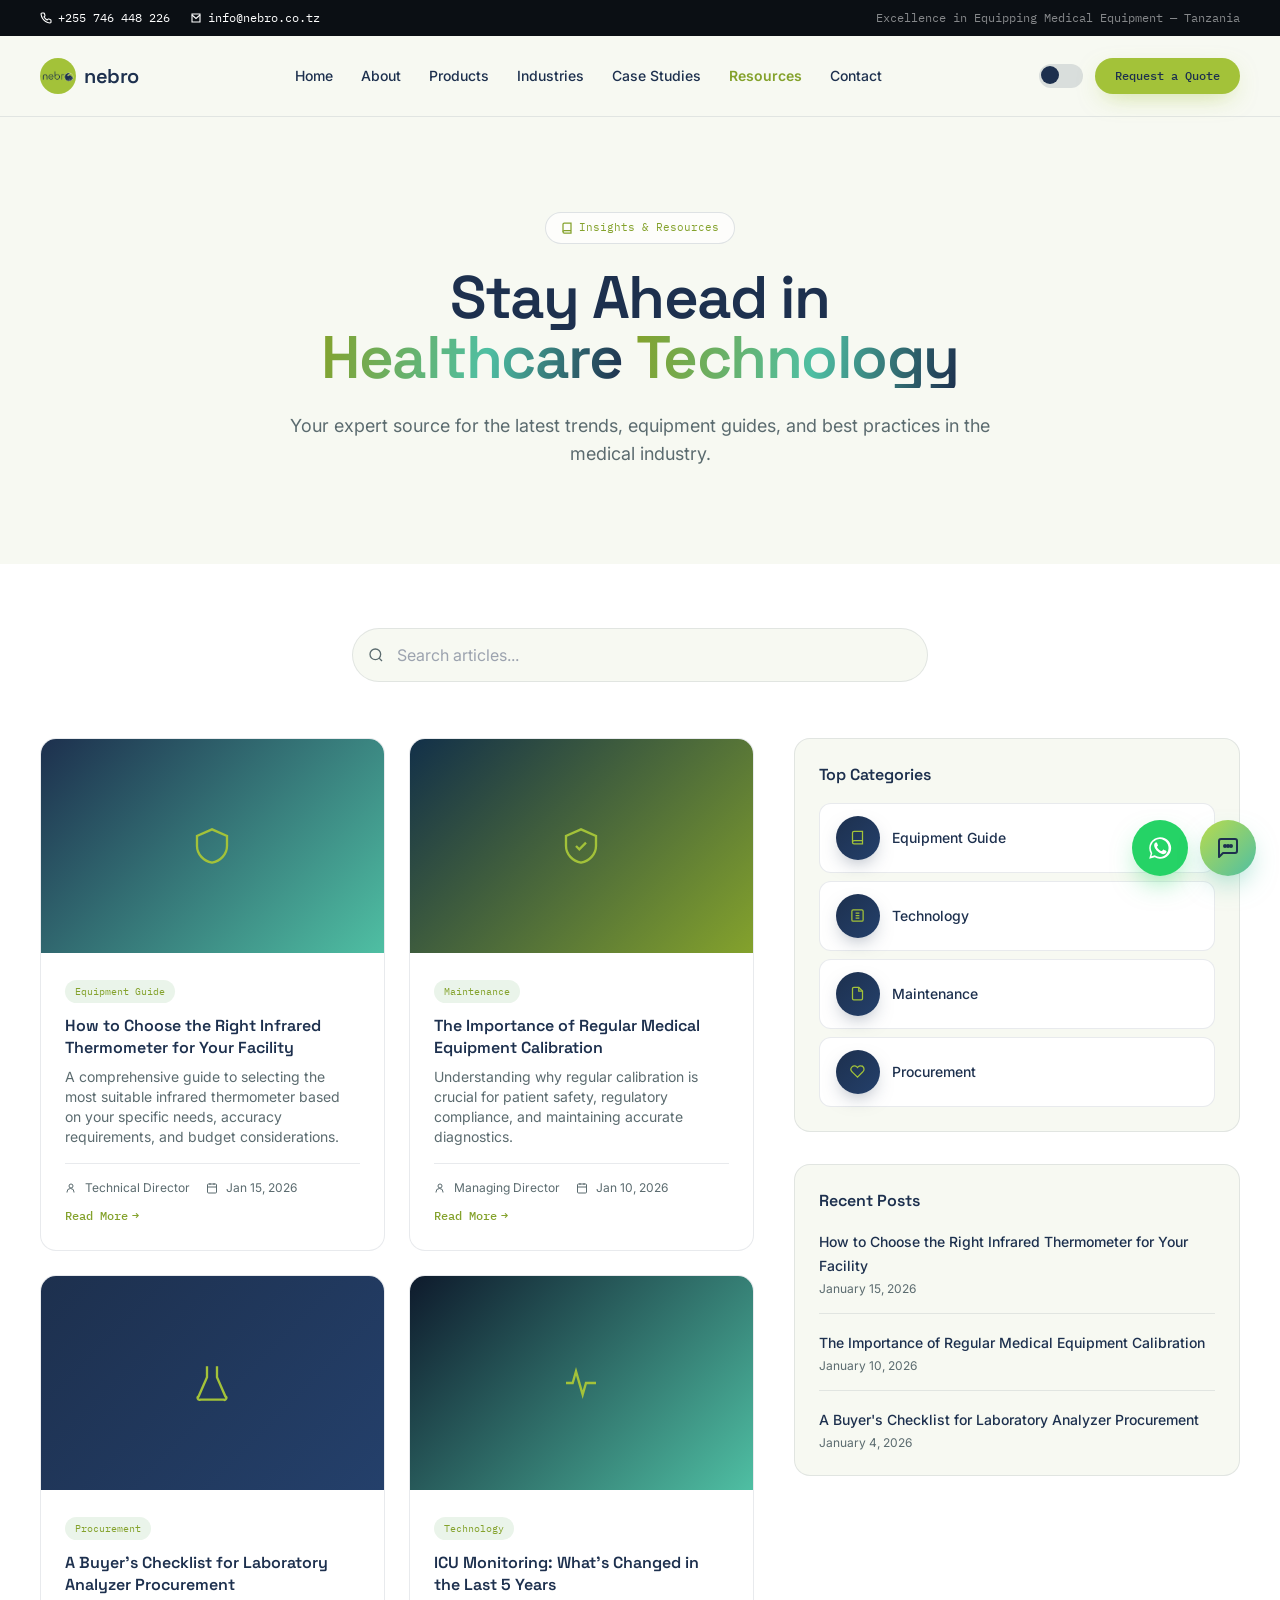
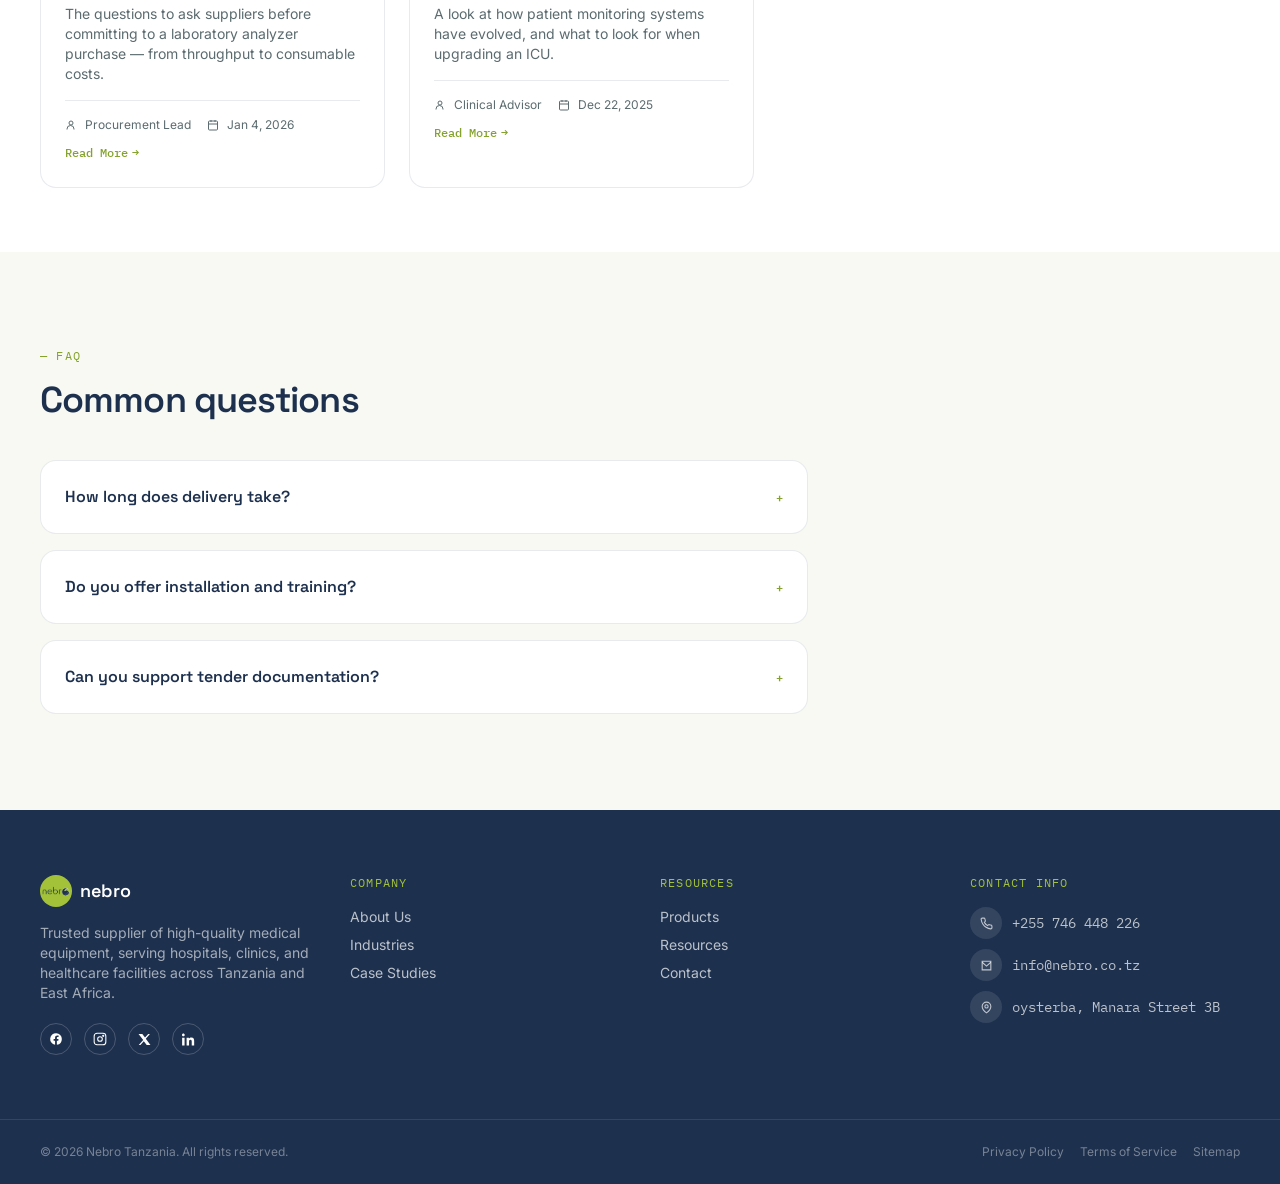
<file: resources.html>
<!DOCTYPE html>
<html lang="en">
<head>
<meta charset="UTF-8">
<meta name="viewport" content="width=device-width, initial-scale=1.0">
<title>Resources | Nebro</title>
<meta name="description" content="Procurement guides, equipment spec sheets, warranty policy, and FAQs from Nebro.">
<link rel="icon" href="logo.png" type="image/png">
<link rel="preconnect" href="https://fonts.googleapis.com">
<link href="https://fonts.googleapis.com/css2?family=Space+Grotesk:wght@400;500;600;700&family=Inter:wght@400;500;600;700&family=IBM+Plex+Mono:wght@400;500&display=swap" rel="stylesheet">
<link rel="stylesheet" href="tailwind.css">
<link rel="stylesheet" href="style.css">
</head>
<body class="antialiased">

<header id="site-header" class="fixed top-0 left-0 right-0 z-50">
  <div class="text-white" style="background:var(--ink)">
    <div class="max-w-7xl mx-auto px-6 lg:px-10 h-9 flex items-center justify-between text-xs font-mono">
      <div class="flex items-center gap-4 sm:gap-5">
        <a href="tel:+255746448226" class="flex items-center gap-1.5 hover:text-[var(--lime-bright)] transition">
          <svg width="12" height="12" viewBox="0 0 24 24" fill="none" stroke="currentColor" stroke-width="2.2"><path d="M22 16.92v3a2 2 0 0 1-2.18 2 19.79 19.79 0 0 1-8.63-3.07 19.5 19.5 0 0 1-6-6 19.79 19.79 0 0 1-3.07-8.67A2 2 0 0 1 4.11 2h3a2 2 0 0 1 2 1.72c.127.96.362 1.903.7 2.81a2 2 0 0 1-.45 2.11L8.09 9.91a16 16 0 0 0 6 6l1.27-1.27a2 2 0 0 1 2.11-.45c.907.338 1.85.573 2.81.7A2 2 0 0 1 22 16.92Z"/></svg>
          <span>+255 746 448 226</span>
        </a>
        <a href="mailto:info@nebro.co.tz" class="hidden sm:flex items-center gap-1.5 hover:text-[var(--lime-bright)] transition">
          <svg width="12" height="12" viewBox="0 0 24 24" fill="none" stroke="currentColor" stroke-width="2.2"><path d="M4 4h16v16H4V4Z"/><path d="m4 6 8 7 8-7"/></svg>
          <span>info@nebro.co.tz</span>
        </a>
      </div>
      <span class="hidden md:inline text-white/50">Excellence in Equipping Medical Equipment — Tanzania</span>
    </div>
  </div>
  <div class="bg-[#F7F9F2]/95 backdrop-blur border-b hairline">
    <div class="max-w-7xl mx-auto px-6 lg:px-10 h-20 flex items-center justify-between">
      <a href="index.html" class="flex items-center gap-2 shrink-0">
        <img src="logo.png" alt="Nebro" class="h-9 w-9 rounded-full object-cover" />
        <span class="font-display font-semibold text-xl tracking-tight" style="color:var(--navy)">nebro</span>
      </a>
      <nav class="hidden lg:flex items-center gap-7 font-medium text-sm" style="color:var(--navy)">
      <a href="index.html" class="hover:opacity-70 transition">Home</a>
      <a href="about.html" class="hover:opacity-70 transition">About</a>
      <a href="products.html" class="hover:opacity-70 transition">Products</a>
      <a href="industries.html" class="hover:opacity-70 transition">Industries</a>
      <a href="case-studies.html" class="hover:opacity-70 transition">Case Studies</a>
      <a href="resources.html" class="nav-active hover:opacity-70 transition">Resources</a>
      <a href="contact.html" class="hover:opacity-70 transition">Contact</a>
      </nav>
      <div class="flex items-center gap-3">
        <button id="theme-toggle" aria-label="Toggle dark mode" title="Toggle theme"></button>
        <a href="contact.html" class="hidden sm:inline-flex font-mono text-xs font-medium px-5 py-2.5 rounded-full text-[var(--navy)] transition hover:brightness-95 btn-glow" style="background:var(--lime)">
          Request a Quote
        </a>
        <button id="mobile-menu-toggle" aria-expanded="false" aria-controls="mobile-nav" class="lg:hidden w-10 h-10 flex items-center justify-center rounded-full border hairline" aria-label="Toggle menu">
          <svg id="icon-open" width="20" height="20" viewBox="0 0 24 24" fill="none" stroke="var(--navy)" stroke-width="2" stroke-linecap="round"><path d="M4 6h16M4 12h16M4 18h16"/></svg>
          <svg id="icon-close" width="20" height="20" viewBox="0 0 24 24" fill="none" stroke="var(--navy)" stroke-width="2" stroke-linecap="round" class="hidden"><path d="M6 6l12 12M18 6L6 18"/></svg>
        </button>
      </div>
    </div>
    <nav id="mobile-nav" class="hidden lg:hidden flex-col gap-1 px-6 pb-5 font-medium text-sm border-t hairline" style="color:var(--navy)">
    <a href="index.html" class="py-3">Home</a>
    <a href="about.html" class="py-3">About</a>
    <a href="products.html" class="py-3">Products</a>
    <a href="industries.html" class="py-3">Industries</a>
    <a href="case-studies.html" class="py-3">Case Studies</a>
    <a href="resources.html" class="py-3">Resources</a>
    <a href="contact.html" class="py-3">Contact</a>
      <a href="contact.html" class="mt-2 text-center font-mono text-xs px-5 py-3 rounded-full" style="background:var(--lime); color:var(--navy)">Request a Quote</a>
    </nav>
  </div>
</header>

<main class="pt-[7.25rem]">

  <!-- ================= PAGE HERO ================= -->
  <section class="py-20 md:py-24 text-center" style="background:var(--paper)">
    <div class="max-w-3xl mx-auto px-6 reveal">
      <span class="pill" style="color:var(--lime-deep)">
        <svg width="12" height="12" viewBox="0 0 24 24" fill="none" stroke="currentColor" stroke-width="2.5"><path d="M4 19.5A2.5 2.5 0 0 1 6.5 17H20"/><path d="M6.5 2H20v20H6.5A2.5 2.5 0 0 1 4 19.5v-15A2.5 2.5 0 0 1 6.5 2Z"/></svg>
        Insights &amp; Resources
      </span>
      <h1 class="animate-words font-display font-semibold text-4xl md:text-5xl xl:text-6xl tracking-tight mt-6" style="color:var(--navy)">
        <span class="word" style="transition-delay:0ms">Stay</span> <span class="word" style="transition-delay:60ms">Ahead</span> <span class="word" style="transition-delay:120ms">in</span><br/>
        <span class="word text-gradient" style="transition-delay:180ms">Healthcare</span> <span class="word text-gradient" style="transition-delay:240ms">Technology</span>
      </h1>
      <p class="mt-6 text-lg" style="color:var(--grey)">Your expert source for the latest trends, equipment guides, and best practices in the medical industry.</p>
    </div>
  </section>

  <section class="py-16" style="background:#fff">
    <div class="max-w-7xl mx-auto px-6 lg:px-10">
      <div class="reveal max-w-xl mx-auto relative mb-14">
        <svg width="16" height="16" viewBox="0 0 24 24" fill="none" stroke="var(--grey)" stroke-width="2" class="absolute left-4 top-1/2 -translate-y-1/2"><circle cx="11" cy="11" r="8"/><path d="m21 21-4.35-4.35"/></svg>
        <input type="text" placeholder="Search articles..." class="w-full pl-11 pr-4 py-3.5 rounded-full border hairline bg-[var(--paper)] focus:outline-none focus:ring-2" style="--tw-ring-color:var(--lime)" />
      </div>

      <div class="grid lg:grid-cols-[1.6fr_1fr] gap-10">
        <div class="grid sm:grid-cols-2 gap-6 content-start">
          <article class="reveal card-hover rounded-2xl border hairline overflow-hidden bg-white">
            <div class="aspect-[16/10]" style="background:linear-gradient(135deg,var(--navy),var(--mint))">
              <div class="w-full h-full flex items-center justify-center">
                <svg width="40" height="40" viewBox="0 0 24 24" fill="none" stroke="var(--lime)" stroke-width="1.4"><path d="M12 2 3 6v6c0 5 4 9 9 10 5-1 9-5 9-10V6l-9-4Z"/></svg>
              </div>
            </div>
            <div class="p-6">
              <span class="inline-block font-mono text-[10px] px-2.5 py-1 rounded-full mb-3" style="background:#EAF4EA; color:var(--lime-deep)">Equipment Guide</span>
              <h3 class="font-display font-semibold leading-snug">How to Choose the Right Infrared Thermometer for Your Facility</h3>
              <p class="text-sm mt-2" style="color:var(--grey)">A comprehensive guide to selecting the most suitable infrared thermometer based on your specific needs, accuracy requirements, and budget considerations.</p>
              <div class="flex items-center gap-2 text-xs mt-4 pt-4 border-t hairline" style="color:var(--grey)">
                <svg width="12" height="12" viewBox="0 0 24 24" fill="none" stroke="currentColor" stroke-width="2"><circle cx="12" cy="8" r="4"/><path d="M4 21v-1a7 7 0 0 1 14 0v1"/></svg> Technical Director
                <svg width="12" height="12" viewBox="0 0 24 24" fill="none" stroke="currentColor" stroke-width="2" class="ml-2"><rect x="3" y="4" width="18" height="18" rx="2"/><path d="M16 2v4M8 2v4M3 10h18"/></svg> Jan 15, 2026
              </div>
              <a href="#" class="inline-flex items-center gap-1 mt-3 font-mono text-xs font-medium" style="color:var(--lime-deep)">Read More <span aria-hidden="true">→</span></a>
            </div>
          </article>

          <article class="reveal card-hover rounded-2xl border hairline overflow-hidden bg-white" style="transition-delay:.05s">
            <div class="aspect-[16/10]" style="background:linear-gradient(135deg,#123049,var(--lime-deep))">
              <div class="w-full h-full flex items-center justify-center">
                <svg width="40" height="40" viewBox="0 0 24 24" fill="none" stroke="var(--lime)" stroke-width="1.4"><path d="M12 2 3 6v6c0 5 4 9 9 10 5-1 9-5 9-10V6l-9-4Z"/><path d="m9 12 2 2 4-4"/></svg>
              </div>
            </div>
            <div class="p-6">
              <span class="inline-block font-mono text-[10px] px-2.5 py-1 rounded-full mb-3" style="background:#EAF4EA; color:var(--lime-deep)">Maintenance</span>
              <h3 class="font-display font-semibold leading-snug">The Importance of Regular Medical Equipment Calibration</h3>
              <p class="text-sm mt-2" style="color:var(--grey)">Understanding why regular calibration is crucial for patient safety, regulatory compliance, and maintaining accurate diagnostics.</p>
              <div class="flex items-center gap-2 text-xs mt-4 pt-4 border-t hairline" style="color:var(--grey)">
                <svg width="12" height="12" viewBox="0 0 24 24" fill="none" stroke="currentColor" stroke-width="2"><circle cx="12" cy="8" r="4"/><path d="M4 21v-1a7 7 0 0 1 14 0v1"/></svg> Managing Director
                <svg width="12" height="12" viewBox="0 0 24 24" fill="none" stroke="currentColor" stroke-width="2" class="ml-2"><rect x="3" y="4" width="18" height="18" rx="2"/><path d="M16 2v4M8 2v4M3 10h18"/></svg> Jan 10, 2026
              </div>
              <a href="#" class="inline-flex items-center gap-1 mt-3 font-mono text-xs font-medium" style="color:var(--lime-deep)">Read More <span aria-hidden="true">→</span></a>
            </div>
          </article>

          <article class="reveal card-hover rounded-2xl border hairline overflow-hidden bg-white" style="transition-delay:.1s">
            <div class="aspect-[16/10]" style="background:linear-gradient(135deg,var(--navy),#24406b)">
              <div class="w-full h-full flex items-center justify-center">
                <svg width="40" height="40" viewBox="0 0 24 24" fill="none" stroke="var(--lime)" stroke-width="1.4"><path d="M9 2v6.5L4 20a1 1 0 0 0 1 2h14a1 1 0 0 0 1-2l-5-11.5V2"/></svg>
              </div>
            </div>
            <div class="p-6">
              <span class="inline-block font-mono text-[10px] px-2.5 py-1 rounded-full mb-3" style="background:#EAF4EA; color:var(--lime-deep)">Procurement</span>
              <h3 class="font-display font-semibold leading-snug">A Buyer's Checklist for Laboratory Analyzer Procurement</h3>
              <p class="text-sm mt-2" style="color:var(--grey)">The questions to ask suppliers before committing to a laboratory analyzer purchase — from throughput to consumable costs.</p>
              <div class="flex items-center gap-2 text-xs mt-4 pt-4 border-t hairline" style="color:var(--grey)">
                <svg width="12" height="12" viewBox="0 0 24 24" fill="none" stroke="currentColor" stroke-width="2"><circle cx="12" cy="8" r="4"/><path d="M4 21v-1a7 7 0 0 1 14 0v1"/></svg> Procurement Lead
                <svg width="12" height="12" viewBox="0 0 24 24" fill="none" stroke="currentColor" stroke-width="2" class="ml-2"><rect x="3" y="4" width="18" height="18" rx="2"/><path d="M16 2v4M8 2v4M3 10h18"/></svg> Jan 4, 2026
              </div>
              <a href="#" class="inline-flex items-center gap-1 mt-3 font-mono text-xs font-medium" style="color:var(--lime-deep)">Read More <span aria-hidden="true">→</span></a>
            </div>
          </article>

          <article class="reveal card-hover rounded-2xl border hairline overflow-hidden bg-white" style="transition-delay:.15s">
            <div class="aspect-[16/10]" style="background:linear-gradient(135deg,#0E1A2C,var(--mint))">
              <div class="w-full h-full flex items-center justify-center">
                <svg width="40" height="40" viewBox="0 0 24 24" fill="none" stroke="var(--lime)" stroke-width="1.4"><path d="M3 12h4l2-7 4 14 2-7h6"/></svg>
              </div>
            </div>
            <div class="p-6">
              <span class="inline-block font-mono text-[10px] px-2.5 py-1 rounded-full mb-3" style="background:#EAF4EA; color:var(--lime-deep)">Technology</span>
              <h3 class="font-display font-semibold leading-snug">ICU Monitoring: What's Changed in the Last 5 Years</h3>
              <p class="text-sm mt-2" style="color:var(--grey)">A look at how patient monitoring systems have evolved, and what to look for when upgrading an ICU.</p>
              <div class="flex items-center gap-2 text-xs mt-4 pt-4 border-t hairline" style="color:var(--grey)">
                <svg width="12" height="12" viewBox="0 0 24 24" fill="none" stroke="currentColor" stroke-width="2"><circle cx="12" cy="8" r="4"/><path d="M4 21v-1a7 7 0 0 1 14 0v1"/></svg> Clinical Advisor
                <svg width="12" height="12" viewBox="0 0 24 24" fill="none" stroke="currentColor" stroke-width="2" class="ml-2"><rect x="3" y="4" width="18" height="18" rx="2"/><path d="M16 2v4M8 2v4M3 10h18"/></svg> Dec 22, 2025
              </div>
              <a href="#" class="inline-flex items-center gap-1 mt-3 font-mono text-xs font-medium" style="color:var(--lime-deep)">Read More <span aria-hidden="true">→</span></a>
            </div>
          </article>
        </div>

        <aside class="space-y-8">
          <div class="reveal rounded-2xl border hairline bg-[var(--paper)] p-6">
            <h3 class="font-display font-semibold mb-4" style="color:var(--navy)">Top Categories</h3>
            <div class="flex flex-col gap-2">
              <a href="#" class="flex items-center gap-3 px-4 py-3 rounded-xl bg-white border hairline hover:border-[var(--lime)] transition">
                <span class="icon-badge w-9 h-9"><svg width="15" height="15" viewBox="0 0 24 24" fill="none" stroke="var(--lime)" stroke-width="2"><path d="M4 19.5A2.5 2.5 0 0 1 6.5 17H20"/><path d="M6.5 2H20v20H6.5A2.5 2.5 0 0 1 4 19.5v-15A2.5 2.5 0 0 1 6.5 2Z"/></svg></span>
                <span class="text-sm font-medium" style="color:var(--navy)">Equipment Guide</span>
              </a>
              <a href="#" class="flex items-center gap-3 px-4 py-3 rounded-xl bg-white border hairline hover:border-[var(--lime)] transition">
                <span class="icon-badge w-9 h-9"><svg width="15" height="15" viewBox="0 0 24 24" fill="none" stroke="var(--lime)" stroke-width="2"><path d="M9 12h6M9 16h6M9 8h6M5 3h14a2 2 0 0 1 2 2v14a2 2 0 0 1-2 2H5a2 2 0 0 1-2-2V5a2 2 0 0 1 2-2Z"/></svg></span>
                <span class="text-sm font-medium" style="color:var(--navy)">Technology</span>
              </a>
              <a href="#" class="flex items-center gap-3 px-4 py-3 rounded-xl bg-white border hairline hover:border-[var(--lime)] transition">
                <span class="icon-badge w-9 h-9"><svg width="15" height="15" viewBox="0 0 24 24" fill="none" stroke="var(--lime)" stroke-width="2"><path d="M14 2H6a2 2 0 0 0-2 2v16a2 2 0 0 0 2 2h12a2 2 0 0 0 2-2V8Z"/><path d="M14 2v6h6"/></svg></span>
                <span class="text-sm font-medium" style="color:var(--navy)">Maintenance</span>
              </a>
              <a href="#" class="flex items-center gap-3 px-4 py-3 rounded-xl bg-white border hairline hover:border-[var(--lime)] transition">
                <span class="icon-badge w-9 h-9"><svg width="15" height="15" viewBox="0 0 24 24" fill="none" stroke="var(--lime)" stroke-width="2"><path d="M20.8 4.6a5.5 5.5 0 0 0-7.8 0L12 5.6l-1-1a5.5 5.5 0 1 0-7.8 7.8l1 1L12 21l7.8-7.8 1-1a5.5 5.5 0 0 0 0-7.8Z"/></svg></span>
                <span class="text-sm font-medium" style="color:var(--navy)">Procurement</span>
              </a>
            </div>
          </div>

          <div class="reveal rounded-2xl border hairline bg-[var(--paper)] p-6" style="transition-delay:.05s">
            <h3 class="font-display font-semibold mb-4" style="color:var(--navy)">Recent Posts</h3>
            <div class="flex flex-col gap-4">
              <div>
                <a href="#" class="text-sm font-medium hover:underline" style="color:var(--navy)">How to Choose the Right Infrared Thermometer for Your Facility</a>
                <p class="text-xs mt-1" style="color:var(--grey)">January 15, 2026</p>
              </div>
              <div class="pt-4 border-t hairline">
                <a href="#" class="text-sm font-medium hover:underline" style="color:var(--navy)">The Importance of Regular Medical Equipment Calibration</a>
                <p class="text-xs mt-1" style="color:var(--grey)">January 10, 2026</p>
              </div>
              <div class="pt-4 border-t hairline">
                <a href="#" class="text-sm font-medium hover:underline" style="color:var(--navy)">A Buyer's Checklist for Laboratory Analyzer Procurement</a>
                <p class="text-xs mt-1" style="color:var(--grey)">January 4, 2026</p>
              </div>
            </div>
          </div>
        </aside>
      </div>
    </div>
  </section>

  <section class="py-24" style="background:var(--paper)">
    <div class="max-w-7xl mx-auto px-6 lg:px-10">
      <div class="max-w-xl reveal">
        <p class="font-mono text-xs tracking-widest uppercase mb-4" style="color:var(--lime-deep)">— FAQ</p>
        <h2 class="font-display font-semibold text-3xl md:text-4xl tracking-tight">Common questions</h2>
      </div>
      <div class="mt-10 grid gap-4 max-w-3xl">
        <details class="reveal group rounded-2xl border hairline bg-white p-6 open:shadow-md transition">
          <summary class="font-display font-semibold cursor-pointer list-none flex items-center justify-between">How long does delivery take?<span class="font-mono text-xs" style="color:var(--lime-deep)">+</span></summary>
          <p class="text-sm mt-3" style="color:var(--grey)">Most quotes are returned within 24-48 hours; delivery timelines depend on equipment availability and your location, and are confirmed before you order.</p>
        </details>
        <details class="reveal group rounded-2xl border hairline bg-white p-6 open:shadow-md transition" style="transition-delay:.05s">
          <summary class="font-display font-semibold cursor-pointer list-none flex items-center justify-between">Do you offer installation and training?<span class="font-mono text-xs" style="color:var(--lime-deep)">+</span></summary>
          <p class="text-sm mt-3" style="color:var(--grey)">Yes — installation and staff training are included for ICU and laboratory equipment, and available on request for other categories.</p>
        </details>
        <details class="reveal group rounded-2xl border hairline bg-white p-6 open:shadow-md transition" style="transition-delay:.1s">
          <summary class="font-display font-semibold cursor-pointer list-none flex items-center justify-between">Can you support tender documentation?<span class="font-mono text-xs" style="color:var(--lime-deep)">+</span></summary>
          <p class="text-sm mt-3" style="color:var(--grey)">Yes — we prepare certification and compliance documentation for public tenders and grant-funded procurement.</p>
        </details>
      </div>
    </div>
  </section>

</main>

<footer class="border-t hairline" style="background:var(--navy)">
  <div class="max-w-7xl mx-auto px-6 lg:px-10 py-16 grid sm:grid-cols-2 md:grid-cols-4 gap-10">
    <div class="sm:col-span-2 md:col-span-1">
      <div class="flex items-center gap-2 mb-4">
        <img src="logo.png" alt="Nebro" class="h-8 w-8 rounded-full object-cover" />
        <span class="font-display font-semibold text-lg text-white">nebro</span>
      </div>
      <p id="footer-blurb-text" class="text-sm text-white/60 max-w-xs">Trusted supplier of high-quality medical equipment, serving hospitals, clinics, and healthcare facilities across Tanzania and East Africa.</p>
      <div class="flex items-center gap-3 mt-5">
        <a href="#" aria-label="Facebook" class="w-8 h-8 rounded-full border border-white/20 flex items-center justify-center hover:border-[var(--lime)] transition"><svg width="14" height="14" viewBox="0 0 24 24" fill="#fff"><path d="M22 12a10 10 0 1 0-11.6 9.9v-7H7.9V12h2.5V9.8c0-2.5 1.5-3.9 3.8-3.9 1.1 0 2.2.2 2.2.2v2.5h-1.3c-1.2 0-1.6.8-1.6 1.6V12h2.8l-.4 2.9h-2.4v7A10 10 0 0 0 22 12Z"/></svg></a>
        <a href="#" aria-label="Instagram" class="w-8 h-8 rounded-full border border-white/20 flex items-center justify-center hover:border-[var(--lime)] transition"><svg width="14" height="14" viewBox="0 0 24 24" fill="none" stroke="#fff" stroke-width="1.8"><rect x="2" y="2" width="20" height="20" rx="5"/><circle cx="12" cy="12" r="4"/><circle cx="17.5" cy="6.5" r="1"/></svg></a>
        <a href="#" aria-label="Twitter / X" class="w-8 h-8 rounded-full border border-white/20 flex items-center justify-center hover:border-[var(--lime)] transition"><svg width="13" height="13" viewBox="0 0 24 24" fill="#fff"><path d="M18.9 2H22l-7.6 8.6L23 22h-6.9l-5.4-6.7L4.5 22H1.4l8.2-9.3L1 2h7l4.9 6.1L18.9 2Z"/></svg></a>
        <a href="#" aria-label="LinkedIn" class="w-8 h-8 rounded-full border border-white/20 flex items-center justify-center hover:border-[var(--lime)] transition"><svg width="13" height="13" viewBox="0 0 24 24" fill="#fff"><path d="M4.98 3.5C4.98 4.9 3.9 6 2.5 6S0 4.9 0 3.5 1.1 1 2.5 1s2.48 1.1 2.48 2.5ZM.24 8.75h4.5V23H.24V8.75ZM8.5 8.75h4.3v1.95h.06c.6-1.1 2.06-2.26 4.24-2.26 4.53 0 5.37 2.98 5.37 6.86V23h-4.5v-6.9c0-1.65-.03-3.77-2.3-3.77-2.3 0-2.66 1.8-2.66 3.65V23H8.5V8.75Z"/></svg></a>
      </div>
    </div>
    <div>
      <p class="font-mono text-xs uppercase tracking-widest mb-4" style="color:var(--lime)">Company</p>
      <ul class="space-y-2 text-sm text-white/70">
        <li><a href="about.html" class="hover:text-white transition">About Us</a></li>
        <li><a href="industries.html" class="hover:text-white transition">Industries</a></li>
        <li><a href="case-studies.html" class="hover:text-white transition">Case Studies</a></li>
      </ul>
    </div>
    <div>
      <p class="font-mono text-xs uppercase tracking-widest mb-4" style="color:var(--lime)">Resources</p>
      <ul class="space-y-2 text-sm text-white/70">
        <li><a href="products.html" class="hover:text-white transition">Products</a></li>
        <li><a href="resources.html" class="hover:text-white transition">Resources</a></li>
        <li><a href="contact.html" class="hover:text-white transition">Contact</a></li>
      </ul>
    </div>
    <div>
      <p class="font-mono text-xs uppercase tracking-widest mb-4" style="color:var(--lime)">Contact Info</p>
      <div class="flex flex-col gap-2.5">
        <a href="tel:+255621132663" class="flex items-center gap-2.5 text-sm text-white/70 hover:text-white transition group">
          <span class="w-8 h-8 rounded-full flex items-center justify-center shrink-0 bg-white/10 group-hover:bg-[var(--lime)] transition">
            <svg width="13" height="13" viewBox="0 0 24 24" fill="none" stroke="currentColor" stroke-width="2"><path d="M22 16.92v3a2 2 0 0 1-2.18 2 19.79 19.79 0 0 1-8.63-3.07 19.5 19.5 0 0 1-6-6 19.79 19.79 0 0 1-3.07-8.67A2 2 0 0 1 4.11 2h3a2 2 0 0 1 2 1.72c.127.96.362 1.903.7 2.81a2 2 0 0 1-.45 2.11L8.09 9.91a16 16 0 0 0 6 6l1.27-1.27a2 2 0 0 1 2.11-.45c.907.338 1.85.573 2.81.7A2 2 0 0 1 22 16.92Z"/></svg>
          </span>
          <span class="font-mono" id="footer-phone-text">+255 746 448 226</span>
        </a>
        <a href="mailto:info@nebro.co.tz" class="flex items-center gap-2.5 text-sm text-white/70 hover:text-white transition group">
          <span class="w-8 h-8 rounded-full flex items-center justify-center shrink-0 bg-white/10 group-hover:bg-[var(--lime)] transition">
            <svg width="13" height="13" viewBox="0 0 24 24" fill="none" stroke="currentColor" stroke-width="2"><path d="M4 4h16v16H4V4Z"/><path d="m4 6 8 7 8-7"/></svg>
          </span>
          <span class="font-mono">info@nebro.co.tz</span>
        </a>
        <a href="https://maps.google.com/?q=Katalabo+Lumumba+Complex+Dar+es+Salaam" target="_blank" rel="noopener" class="flex items-center gap-2.5 text-sm text-white/70 hover:text-white transition group">
          <span class="w-8 h-8 rounded-full flex items-center justify-center shrink-0 bg-white/10 group-hover:bg-[var(--lime)] transition">
            <svg width="13" height="13" viewBox="0 0 24 24" fill="none" stroke="currentColor" stroke-width="2"><path d="M20 10c0 6-8 12-8 12s-8-6-8-12a8 8 0 0 1 16 0Z"/><circle cx="12" cy="10" r="3"/></svg>
          </span>
          <span class="font-mono" id="footer-address-text">oysterba, Manara Street 3B</span>
        </a>
      </div>
    </div>
  </div>
  <div class="border-t border-white/10 py-6 px-6 lg:px-10 max-w-7xl mx-auto text-xs text-white/40 flex justify-between flex-wrap gap-2">
    <span>© 2026 Nebro Tanzania. All rights reserved.</span>
    <span class="flex gap-4"><a href="#" class="hover:text-white/70">Privacy Policy</a><a href="#" class="hover:text-white/70">Terms of Service</a><a href="#" class="hover:text-white/70">Sitemap</a></span>
  </div>
</footer>

<!-- ================= WHATSAPP BUTTON ================= -->
<a id="whatsapp-button" href="https://wa.me/255621132663?text=Hi%20Nebro%2C%20I%27d%20like%20to%20ask%20about%20your%20equipment" target="_blank" rel="noopener" aria-label="Chat on WhatsApp">
  <svg width="26" height="26" viewBox="0 0 24 24" fill="#fff"><path d="M17.5 14.4c-.3-.1-1.7-.8-2-.9-.3-.1-.5-.1-.7.1-.2.3-.8.9-.9 1.1-.2.2-.3.2-.6.1-.3-.1-1.3-.5-2.4-1.5-.9-.8-1.5-1.8-1.6-2.1-.2-.3 0-.5.1-.6.1-.1.3-.3.4-.5.1-.1.2-.3.3-.4.1-.2 0-.4 0-.5C10 9 9.5 7.8 9.3 7.3c-.2-.5-.4-.4-.5-.4h-.5c-.2 0-.5.1-.7.3-.2.3-1 1-1 2.4s1 2.8 1.1 3c.1.2 2 3 4.8 4.3.7.3 1.2.5 1.6.6.7.2 1.3.2 1.8.1.5-.1 1.7-.7 1.9-1.4.2-.7.2-1.2.2-1.4-.1-.1-.3-.2-.6-.3Z"/><path d="M12 2a10 10 0 0 0-8.6 15L2 22l5.2-1.4A10 10 0 1 0 12 2Zm0 18.2c-1.6 0-3.2-.4-4.5-1.2l-.3-.2-3.1.8.8-3-.2-.3a8.2 8.2 0 1 1 7.3 3.9Z"/></svg>
</a>

<!-- ================= AI ASSISTANT WIDGET ================= -->
<button id="ai-widget-button" aria-label="Open Nebro assistant">
  <svg width="24" height="24" viewBox="0 0 24 24" fill="none" stroke="var(--navy)" stroke-width="2" stroke-linecap="round" stroke-linejoin="round"><path d="M21 15a2 2 0 0 1-2 2H7l-4 4V5a2 2 0 0 1 2-2h14a2 2 0 0 1 2 2v10Z"/><circle cx="9" cy="10" r="1" fill="var(--navy)"/><circle cx="12" cy="10" r="1" fill="var(--navy)"/><circle cx="15" cy="10" r="1" fill="var(--navy)"/></svg>
</button>

<div id="ai-widget-panel">
  <div class="px-5 py-4 flex items-center justify-between" style="background:var(--navy)">
    <div class="flex items-center gap-2">
      <span class="w-8 h-8 rounded-full flex items-center justify-center" style="background:var(--lime)">
        <svg width="15" height="15" viewBox="0 0 24 24" fill="none" stroke="var(--navy)" stroke-width="2.2"><path d="M21 15a2 2 0 0 1-2 2H7l-4 4V5a2 2 0 0 1 2-2h14a2 2 0 0 1 2 2v10Z"/></svg>
      </span>
      <div>
        <p class="font-display font-semibold text-sm text-white leading-tight">Nebro Assistant</p>
        <p class="text-[11px] text-white/50 leading-tight">Ask about products or a quote</p>
      </div>
    </div>
    <button id="ai-widget-close" aria-label="Close" class="w-7 h-7 rounded-full flex items-center justify-center hover:bg-white/10">
      <svg width="14" height="14" viewBox="0 0 24 24" fill="none" stroke="#fff" stroke-width="2"><path d="M6 6l12 12M18 6L6 18"/></svg>
    </button>
  </div>
  <div id="ai-widget-messages" class="flex-1 p-4 flex flex-col gap-3 overflow-y-auto" style="min-height:220px">
    <div class="ai-msg bot">Hi, I'm the Nebro assistant (front-end preview). Ask me about diagnostic, laboratory, or surgical &amp; ICU equipment.</div>
  </div>
  <form id="ai-widget-form" class="p-3 border-t hairline flex items-center gap-2">
    <input id="ai-widget-input" type="text" placeholder="Type a question..." class="flex-1 px-4 py-2.5 rounded-full border hairline text-sm focus:outline-none focus:ring-2" style="--tw-ring-color:var(--lime)" autocomplete="off" />
    <button type="submit" aria-label="Send" class="w-9 h-9 rounded-full flex items-center justify-center shrink-0" style="background:var(--navy)">
      <svg width="15" height="15" viewBox="0 0 24 24" fill="none" stroke="var(--lime)" stroke-width="2.2"><path d="m22 2-7 20-4-9-9-4Z"/></svg>
    </button>
  </form>
</div>

<script src="vendor/supabase.js"></script>
<script src="supabase-config.js"></script>
<script src="script.js"></script>
</body>
</html>
</file>
<file: style.css>
:root{
  --lime:#A3C239;
  --lime-deep:#84A22C;
  --lime-bright:#B9DB4D;
  --mint:#4FBFA3;
  --navy:#1D304E;
  --navy-darker:#0E1A2C;
  --ink:#0B0F14;
  --paper:#F7F9F2;
  --grey:#5B6B6F;
  --surface:#FFFFFF;
  --text-primary:#1D304E;
}

html[data-theme="dark"]{
  --paper:#0F1720;
  --surface:#16202C;
  --grey:#94A3AD;
  --text-primary:#F1F5F4;
  --navy:#0B141F;
  color-scheme: dark;
}
html[data-theme="dark"] body{ background:var(--paper); color:var(--text-primary); }
html[data-theme="dark"] .admin-card,
html[data-theme="dark"] .bg-white,
html[data-theme="dark"] [style*="background:#FFFFFF"],
html[data-theme="dark"] [style*="background:#fff"]{ background:var(--surface) !important; color:var(--text-primary); }
html[data-theme="dark"] .hairline{ border-color:#ffffff1a; }
html[data-theme="dark"] #site-header .bg-\[\#F7F9F2\]\/95{ background:rgba(15,23,32,0.95) !important; }

/* ---- Theme toggle switch ---- */
#theme-toggle{
  width:2.75rem; height:1.5rem; border-radius:999px; position:relative;
  background:#1D304E22; transition:background .2s ease; flex-shrink:0; cursor:pointer; border:none;
}
#theme-toggle::after{
  content:''; position:absolute; top:2px; left:2px; width:1.15rem; height:1.15rem; border-radius:999px;
  background:var(--navy); transition:transform .25s ease;
}
html[data-theme="dark"] #theme-toggle::after{ transform:translateX(1.25rem); background:var(--lime); }

*{box-sizing:border-box;}
html{scroll-behavior:smooth;}
body{
  background:var(--paper);
  color:var(--navy);
  font-family:'Inter',sans-serif;
}
.font-display{font-family:'Space Grotesk',sans-serif;}
.font-mono{font-family:'IBM Plex Mono',monospace;}

/* ---- Gradient text & shining accents ---- */
.text-gradient{
  background:linear-gradient(100deg, var(--lime-deep) 0%, var(--mint) 55%, var(--navy) 100%);
  -webkit-background-clip:text; background-clip:text; color:transparent;
}
.bg-gradient-brand{ background:linear-gradient(120deg, var(--navy), #123049 45%, var(--navy-darker)); }
.bg-gradient-lime{ background:linear-gradient(120deg, var(--lime-bright), var(--lime) 60%, var(--mint)); }

.btn-glow{
  position:relative; transition: transform .2s ease, box-shadow .3s ease, filter .2s ease;
  box-shadow: 0 8px 24px -8px rgba(163,194,57,0.55);
}
.btn-glow:hover{ transform:translateY(-2px); filter:brightness(1.05); box-shadow: 0 14px 32px -10px rgba(163,194,57,0.65); }

.btn-glow-navy{
  transition: transform .2s ease, box-shadow .3s ease, filter .2s ease;
  box-shadow: 0 10px 28px -10px rgba(29,48,78,0.55);
}
.btn-glow-navy:hover{ transform:translateY(-2px); filter:brightness(1.1); box-shadow: 0 16px 36px -10px rgba(29,48,78,0.6); }

/* ---- Decorative gradient blobs ---- */
.blob{
  position:absolute; border-radius:999px; filter:blur(60px); opacity:.5; pointer-events:none; z-index:0;
}

/* ---- Seal / signature motif ---- */
.seal{ position:relative; display:flex; align-items:center; justify-content:center; }
.seal svg{ width:100%; height:100%; }
.seal .ring-text{ animation:spin 26s linear infinite; transform-origin:50% 50%; }
@keyframes spin{ to { transform:rotate(360deg); } }
@media (prefers-reduced-motion: reduce){ .seal .ring-text{ animation:none; } }

/* ---- Scroll reveal ---- */
.reveal{
  opacity:0; transform:translateY(22px) scale(.985);
  transition:opacity .75s cubic-bezier(.2,.7,.2,1), transform .75s cubic-bezier(.2,.7,.2,1);
}
.reveal.is-visible{ opacity:1; transform:translateY(0) scale(1); }
@media (prefers-reduced-motion: reduce){
  .reveal{ transition:none; transform:none; opacity:1; }
}

/* ---- Text-specific reveal: headings/eyebrows blur into focus, site-wide ---- */
.reveal h1, .reveal h2, .reveal h3, .reveal > p.font-mono{
  filter:blur(6px);
  transition: filter .8s cubic-bezier(.2,.7,.2,1);
}
.reveal.is-visible h1, .reveal.is-visible h2, .reveal.is-visible h3, .reveal.is-visible > p.font-mono{
  filter:blur(0);
}
@media (prefers-reduced-motion: reduce){
  .reveal h1, .reveal h2, .reveal h3, .reveal > p.font-mono{ filter:none; transition:none; }
}

/* ---- Animated word-by-word heading reveal ---- */
.animate-words .word{
  display:inline-block; opacity:0; transform:translateY(100%) rotate(2deg);
  transition: opacity .6s cubic-bezier(.2,.7,.2,1), transform .6s cubic-bezier(.2,.7,.2,1);
}
.animate-words.is-visible .word{ opacity:1; transform:translateY(0) rotate(0); }
@media (prefers-reduced-motion: reduce){
  .animate-words .word{ opacity:1; transform:none; transition:none; }
}

.hairline{ border-color:#1D304E1a; }

.card-hover{ transition: transform .25s ease, box-shadow .25s ease, border-color .25s ease; }
.card-hover:hover{ transform:translateY(-4px); box-shadow: 0 18px 40px -20px rgba(29,48,78,0.35); border-color:var(--lime); }

::selection{ background:var(--lime); color:var(--navy); }

/* ---- Focus visibility (accessibility) ---- */
a:focus-visible, button:focus-visible, input:focus-visible, textarea:focus-visible, select:focus-visible{
  outline:2px solid var(--lime);
  outline-offset:2px;
}

/* ---- Shared page hero band (subpages) ---- */
.page-hero{
  background:linear-gradient(160deg, var(--navy), var(--navy-darker));
  position:relative; overflow:hidden;
}

/* ---- Nav active state ---- */
.nav-active{ color:var(--lime-deep) !important; font-weight:600; }

/* ---- Product filter buttons ---- */
.filter-btn{
  transition: background .2s ease, color .2s ease, border-color .2s ease;
}
.filter-btn[aria-pressed="true"]{
  background:var(--navy);
  color:#fff;
  border-color:var(--navy);
}

/* ---- Simple fade for filtered-out cards ---- */
.product-card{ transition: opacity .25s ease, transform .25s ease; }
.product-card.hidden-card{ display:none; }

/* ---- Product photo placeholder (duotone illustration style) ---- */
.product-photo{
  position:relative; overflow:hidden;
  background:linear-gradient(150deg, var(--navy) 0%, #24406b 55%, var(--mint) 130%);
}
.product-photo img{ width:100%; height:100%; object-fit:cover; }
.product-photo .photo-fallback{
  position:absolute; inset:0; display:flex; align-items:center; justify-content:center;
}

/* ---- Header scroll state ---- */
#site-header{ transition: box-shadow .25s ease, background-color .25s ease; }
#site-header.is-scrolled{ box-shadow: 0 8px 24px -18px rgba(29,48,78,0.35); }

/* ---- Mobile nav ---- */
#mobile-nav{ }
#mobile-nav.hidden{ display:none; }

/* ---- Hover / focus switcher (specializations, flagship products) ---- */
[data-switch-trigger]{
  cursor:pointer;
  transition: background .2s ease, border-color .2s ease, box-shadow .2s ease;
}
[data-switch-trigger].is-active{
  background:var(--navy);
  border-color:var(--navy);
  box-shadow: 0 12px 28px -16px rgba(29,48,78,0.45);
}
[data-switch-trigger].is-active .switch-title{ color:#fff; }
[data-switch-trigger].is-active .switch-sub{ color:#ffffffb3; }
[data-switch-trigger].is-active .switch-icon{ background:var(--lime); }
[data-switch-trigger] .switch-icon{ background:var(--paper); transition:background .2s ease; }

[data-switch-panel]{ display:none; }
[data-switch-panel].is-active{ display:block; animation: fadein .35s ease; }
@keyframes fadein{ from{ opacity:0; transform:translateY(6px); } to{ opacity:1; transform:translateY(0); } }

/* ---- Quote badge / pill ---- */
.pill{
  display:inline-flex; align-items:center; gap:.4rem;
  font-family:'IBM Plex Mono',monospace; font-size:.7rem;
  padding:.4rem .9rem; border-radius:999px;
  border:1px solid #1D304E22; background:#ffffffb3;
}

/* ---- Icon badge (contact page, etc.) ---- */
.icon-badge{
  width:2.75rem; height:2.75rem; border-radius:999px; display:flex; align-items:center; justify-content:center; flex-shrink:0;
  background:linear-gradient(135deg, var(--navy), #24406b);
  box-shadow: 0 8px 20px -8px rgba(29,48,78,0.5);
}

/* ---- Hero slideshow ---- */
.slideshow{ position:relative; overflow:hidden; }
.slide{
  position:absolute; inset:0; opacity:0; transform:scale(1.04);
  transition: opacity 1s ease, transform 8s ease;
  pointer-events:none;
}
.slide.is-active{ opacity:1; transform:scale(1); pointer-events:auto; position:relative; }
.slideshow .slide:not(.is-active){ position:absolute; }
.slide-dots{ display:flex; gap:.4rem; }
.slide-dot{
  width:.5rem; height:.5rem; border-radius:999px; background:#ffffff55;
  transition: background .2s ease, width .3s ease; cursor:pointer;
}
.slide-dot.is-active{ background:var(--lime); width:1.5rem; }

/* ---- WhatsApp floating button ---- */
#whatsapp-button{
  position:fixed; bottom:1.5rem; right:5.75rem; z-index:90;
  width:3.5rem; height:3.5rem; border-radius:999px;
  background:#25D366;
  box-shadow: 0 12px 28px -8px rgba(37,211,102,0.6);
  display:flex; align-items:center; justify-content:center;
  transition: transform .2s ease;
}
#whatsapp-button:hover{ transform:scale(1.06); }

/* ---- AI assistant widget ---- */
#ai-widget-button{
  position:fixed; bottom:1.5rem; right:1.5rem; z-index:90;
  width:3.5rem; height:3.5rem; border-radius:999px;
  background:linear-gradient(135deg, var(--lime-bright), var(--mint));
  box-shadow: 0 12px 28px -8px rgba(79,191,163,0.6);
  display:flex; align-items:center; justify-content:center;
  transition: transform .2s ease;
}
#ai-widget-button:hover{ transform:scale(1.06); }
#ai-widget-panel{
  position:fixed; bottom:5.5rem; right:1.5rem; z-index:90;
  width:min(22rem, calc(100vw - 2rem)); max-height:min(30rem, calc(100vh - 8rem));
  background:#fff; border-radius:1.25rem; box-shadow: 0 24px 60px -16px rgba(14,26,44,0.35);
  display:none; flex-direction:column; overflow:hidden; border:1px solid #1D304E14;
}
#ai-widget-panel.is-open{ display:flex; }
.ai-msg{ max-width:85%; padding:.6rem .9rem; border-radius:1rem; font-size:.83rem; line-height:1.4; }
.ai-msg.bot{ background:var(--paper); align-self:flex-start; border-bottom-left-radius:.25rem; }
.ai-msg.user{ background:var(--navy); color:#fff; align-self:flex-end; border-bottom-right-radius:.25rem; }

/* =========================================================
   Admin dashboard components (admin.html)
   ========================================================= */
.admin-shell{ min-height:100vh; }
.admin-sidebar{
  background:var(--navy-darker);
}
.admin-nav-link{
  display:flex; align-items:center; gap:.75rem;
  padding:.7rem 1rem; border-radius:.75rem;
  color:#ffffff99; font-size:.875rem; font-weight:500;
  transition: background .2s ease, color .2s ease;
}
.admin-nav-link:hover{ background:#ffffff0d; color:#fff; }
.admin-nav-link.is-active{ background:var(--lime); color:var(--navy); }
.admin-nav-link.is-active svg{ stroke:var(--navy); }

.admin-card{
  background:#fff; border:1px solid #1D304E14; border-radius:1rem;
}
.admin-table{ width:100%; border-collapse:separate; border-spacing:0; }
.admin-table th{
  text-align:left; font-family:'IBM Plex Mono',monospace; font-size:.68rem;
  text-transform:uppercase; letter-spacing:.06em; color:var(--grey);
  padding:.85rem 1rem; border-bottom:1px solid #1D304E14;
}
.admin-table td{
  padding:.9rem 1rem; font-size:.875rem; border-bottom:1px solid #1D304E0d;
  vertical-align:middle;
}
.admin-table tr:last-child td{ border-bottom:none; }
.admin-table tr:hover td{ background:#F7F9F2; }

.status-dot{ width:.5rem; height:.5rem; border-radius:999px; display:inline-block; }

.modal-overlay{
  position:fixed; inset:0; background:rgba(14,26,44,0.55);
  display:none; align-items:center; justify-content:center; z-index:100; padding:1.5rem;
}
.modal-overlay.is-open{ display:flex; }
.modal-panel{
  background:#fff; border-radius:1.25rem; max-width:32rem; width:100%;
  max-height:90vh; overflow-y:auto;
}

.admin-filter-btn{ transition: background .2s ease, color .2s ease, border-color .2s ease; }
.admin-filter-btn[aria-pressed="true"]{
  background:var(--navy); color:#fff; border-color:var(--navy);
}

/* ---- Product thumbnail in admin table ---- */
.admin-thumb{
  width:2.5rem; height:2.5rem; border-radius:.6rem; object-fit:cover; flex-shrink:0;
  background:linear-gradient(135deg, var(--navy), var(--mint));
}
.upload-dropzone{
  border:2px dashed #1D304E33; border-radius:1rem; padding:1.5rem; text-align:center;
  transition: border-color .2s ease, background .2s ease; cursor:pointer;
}
.upload-dropzone:hover, .upload-dropzone.is-dragover{ border-color:var(--lime); background:#A3C23910; }

/* ---- Product card hover "Request a Quote" overlay ---- */
.product-card{ position:relative; }
.product-quote-overlay{
  position:absolute; inset:0; background:rgba(29,48,78,0.88); border-radius:1rem;
  display:flex; align-items:center; justify-content:center; opacity:0; pointer-events:none;
  transition:opacity .25s ease; z-index:5;
}
.product-card:hover .product-quote-overlay{ opacity:1; pointer-events:auto; }

/* ---- Overlapping hero photo composition ---- */
.hero-photo-stack{ position:relative; }
.hero-photo-stack .stack-item{ position:absolute; }
.stack-item{
  border-radius:1.25rem; overflow:hidden; box-shadow:0 20px 45px -18px rgba(29,48,78,0.4);
  animation: float-soft 6s ease-in-out infinite;
}
.stack-item.d2{ animation-delay:.4s; }
.stack-item.d3{ animation-delay:.8s; }
.stack-item.d4{ animation-delay:1.2s; }
@keyframes float-soft{ 0%,100%{ transform:translateY(0); } 50%{ transform:translateY(-10px); } }
@media (prefers-reduced-motion: reduce){ .stack-item{ animation:none; } }

/* ---- Contact page form tabs ---- */
.form-tab-btn{ transition: background .2s ease, color .2s ease, border-color .2s ease; color:var(--grey); }
.form-tab-btn[aria-pressed="true"]{ background:var(--navy); color:#fff; }



/* ---- Chart card ---- */
.chart-card canvas{ max-width:100%; }
</file>
